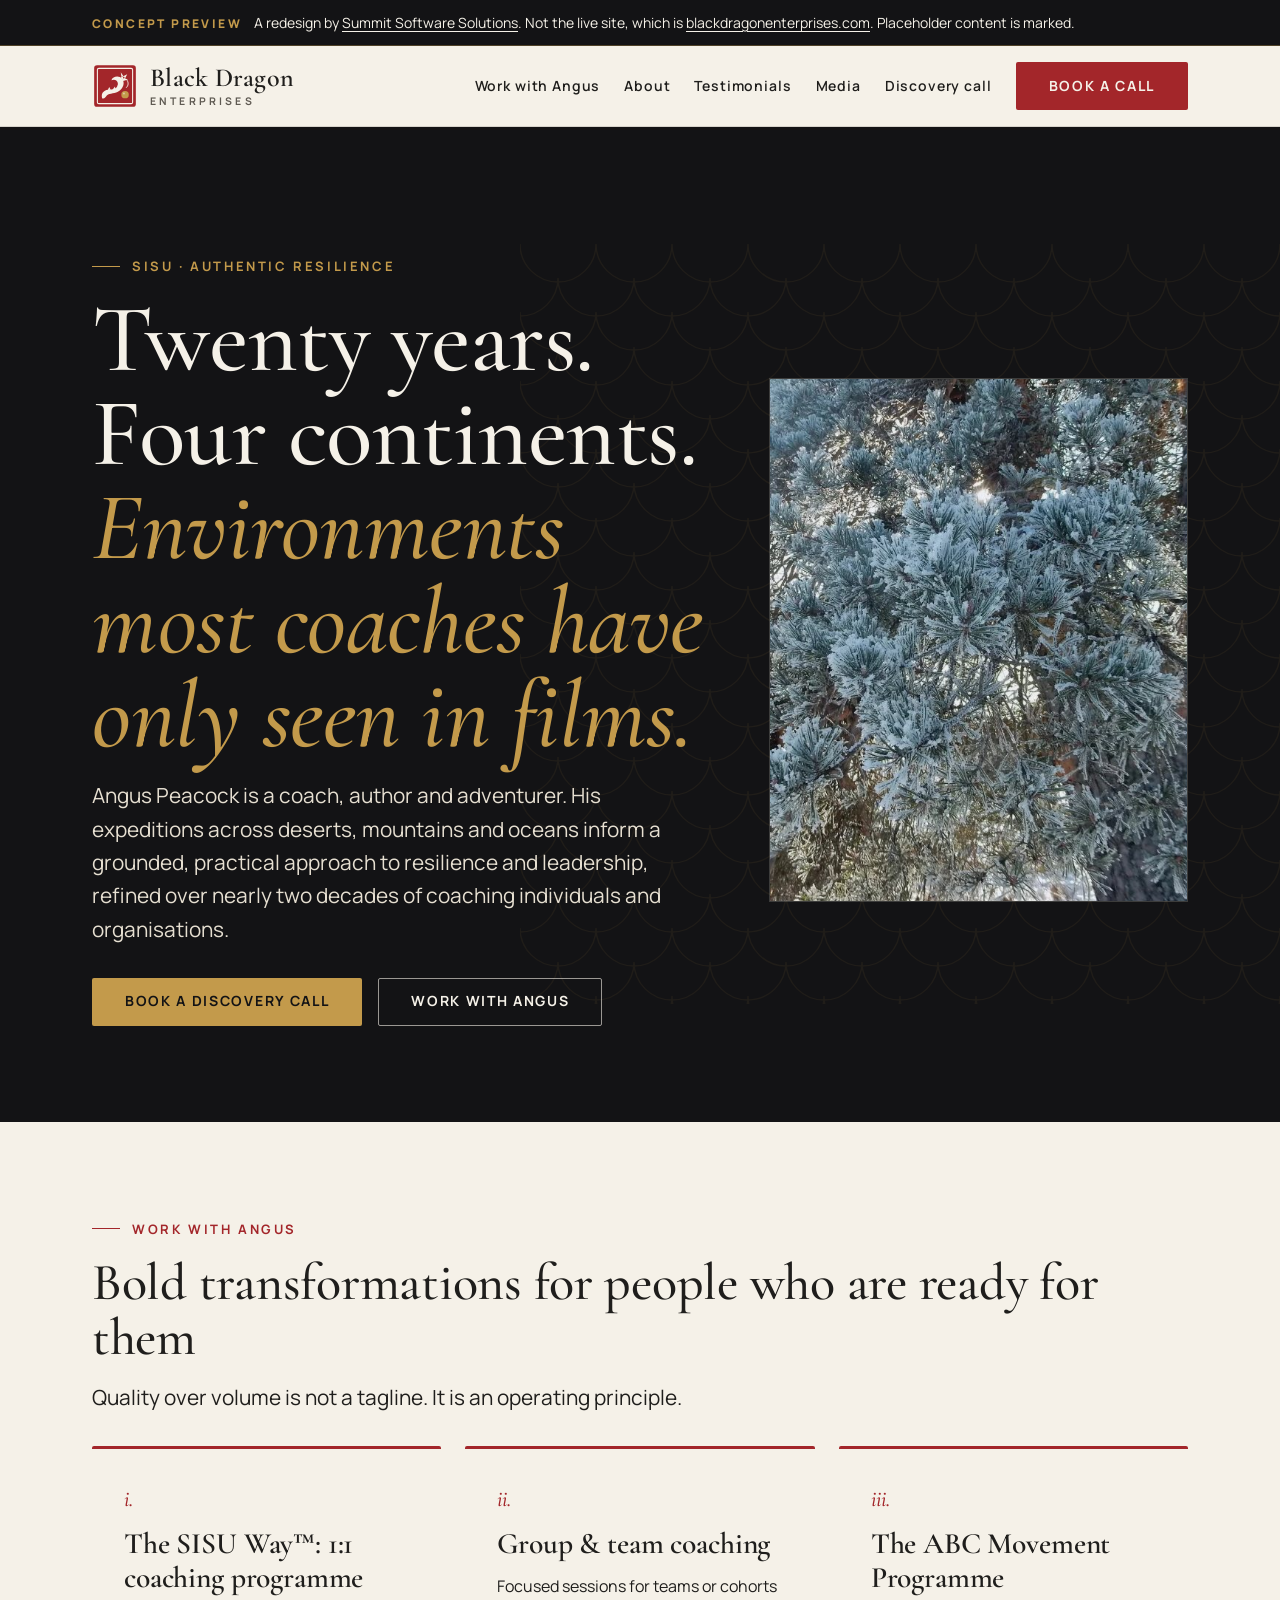
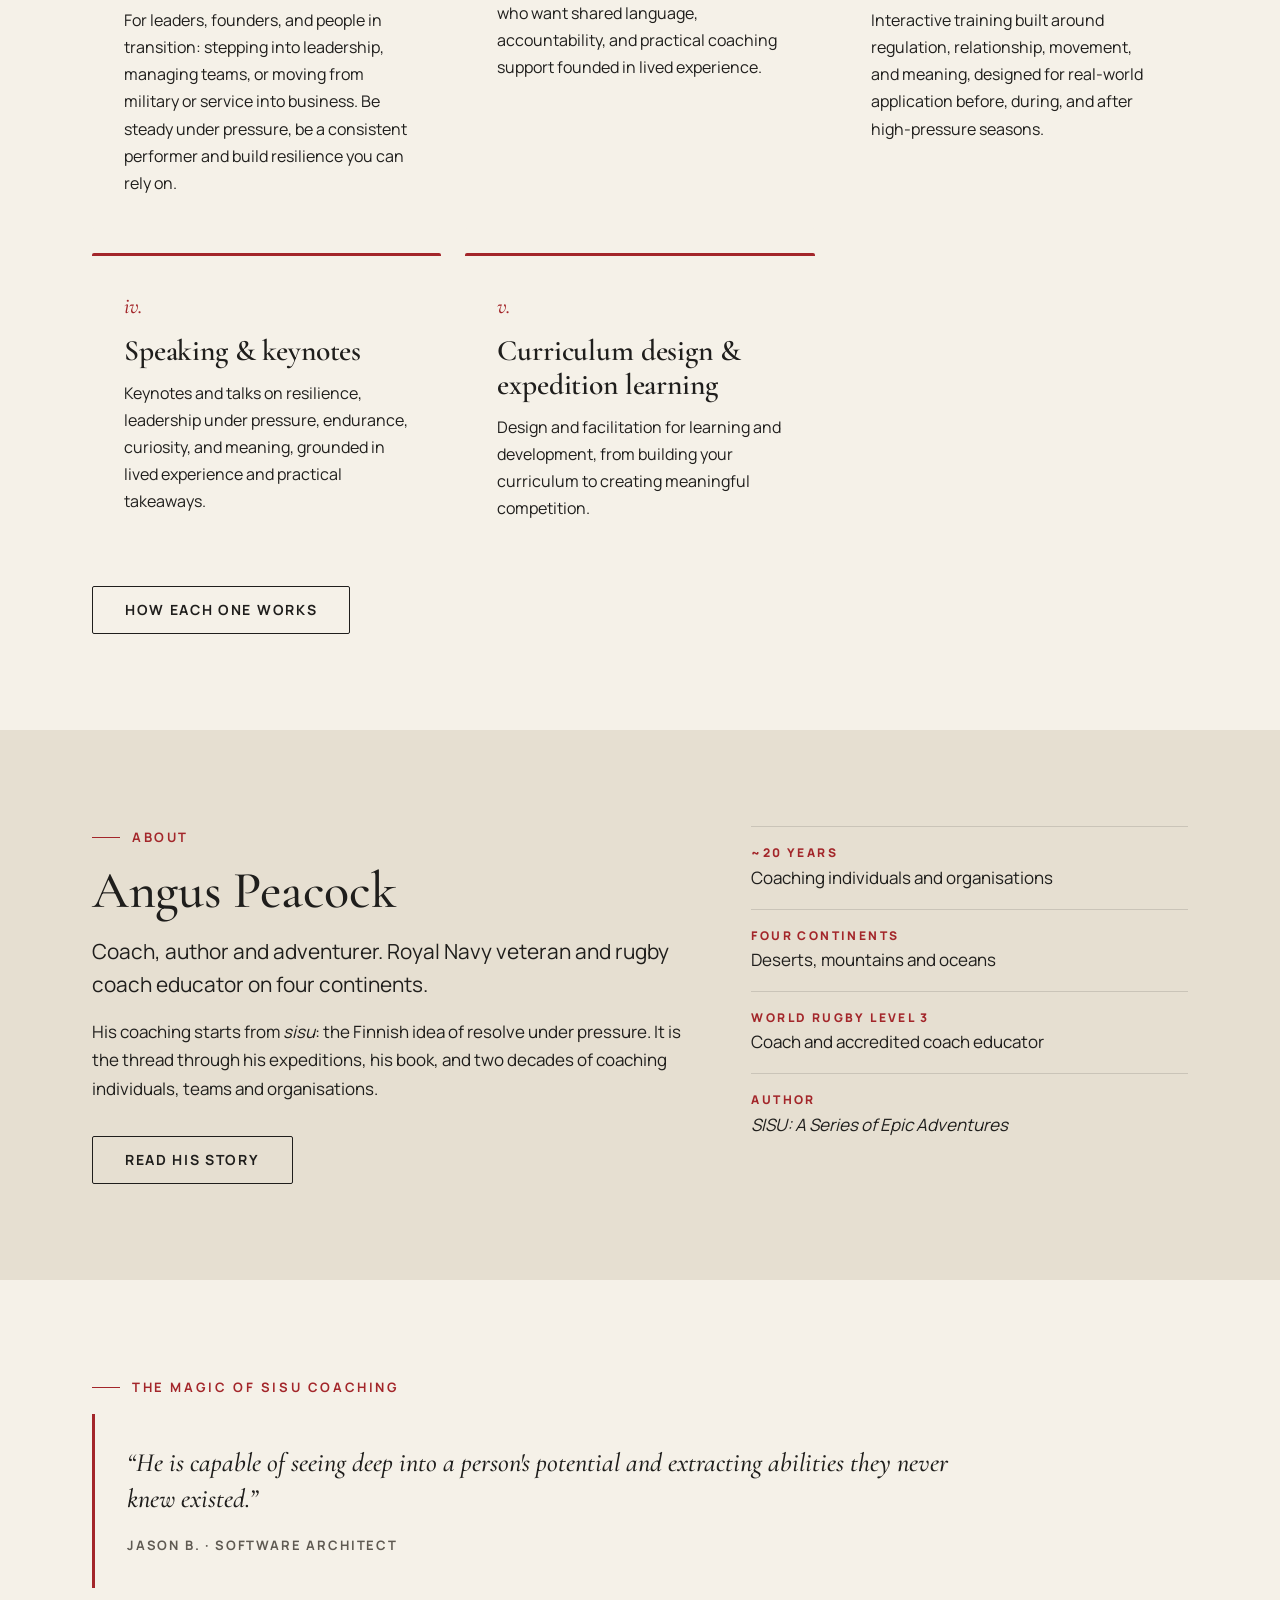
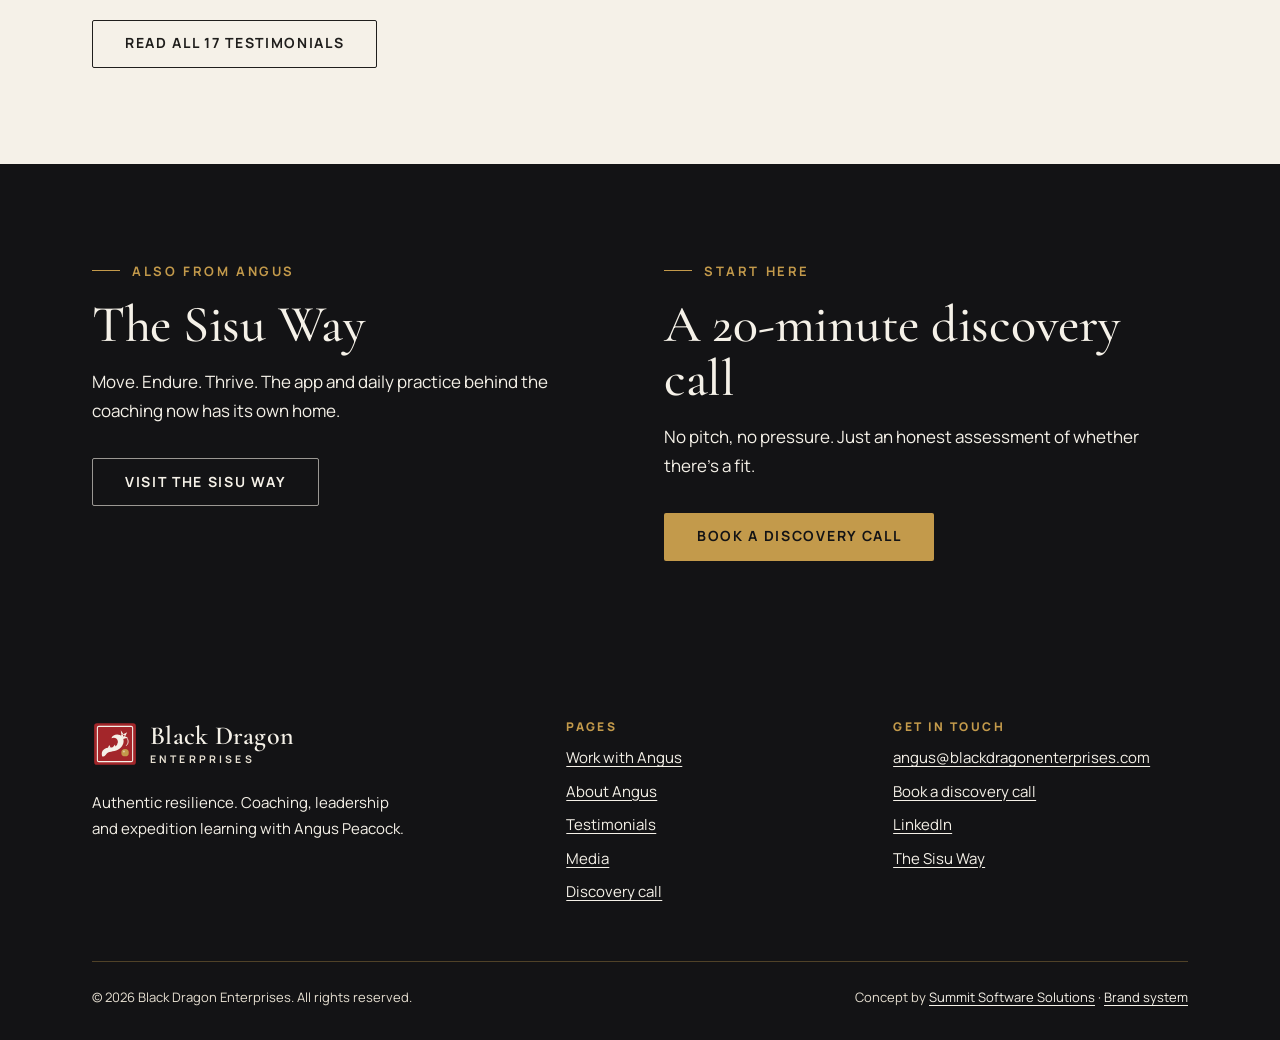
<file: index.html>
<!DOCTYPE html>
<html lang="en">
<head>
<meta charset="utf-8">
<meta name="viewport" content="width=device-width, initial-scale=1">
<title>Black Dragon Enterprises - coaching, leadership and resilience with Angus Peacock</title>
<meta name="description" content="Angus Peacock is a coach, author and adventurer. Twenty years, four continents: a grounded, practical approach to resilience and leadership.">
<link rel="canonical" href="https://ryankolean.github.io/blackdragonenterprises/">
<meta name="robots" content="noindex, nofollow">
<meta property="og:type" content="website">
<meta property="og:site_name" content="Black Dragon Enterprises">
<meta property="og:title" content="Black Dragon Enterprises - coaching, leadership and resilience with Angus Peacock">
<meta property="og:description" content="Angus Peacock is a coach, author and adventurer. Twenty years, four continents: a grounded, practical approach to resilience and leadership.">
<meta property="og:url" content="https://ryankolean.github.io/blackdragonenterprises/">
<meta name="theme-color" content="#131315">
<meta property="og:image" content="https://ryankolean.github.io/blackdragonenterprises/assets/img/og.png">
<meta property="og:image:width" content="1200">
<meta property="og:image:height" content="630">
<meta name="twitter:card" content="summary_large_image">
<link rel="apple-touch-icon" href="assets/img/apple-touch-icon.png">
<link rel="manifest" href="site.webmanifest">
<link rel="icon" href="favicon.svg" type="image/svg+xml">
<link rel="stylesheet" href="assets/css/style.css">
</head>
<body>
<a class="skip-link" href="#main">Skip to content</a>

<aside class="concept-bar" aria-label="Concept preview notice">
  <div class="container">
    <p><strong>Concept preview</strong>A redesign by <a href="https://summitsoftwaresolutions.dev/">Summit Software Solutions</a>. Not the live site, which is <a href="https://www.blackdragonenterprises.com/">blackdragonenterprises.com</a>. Placeholder content is marked.</p>
  </div>
</aside>

<header class="site-header">
  <div class="container site-header__inner">
    <a class="wordmark" href="index.html" aria-label="Black Dragon Enterprises, home"><svg viewBox="0 0 64 64" aria-hidden="true" focusable="false"><rect x="3" y="3" width="58" height="58" rx="4" fill="#A3262A"/><rect x="7.5" y="7.5" width="49" height="49" rx="2" fill="none" stroke="#F5F1E8" stroke-width="1.5"/><g fill="#F5F1E8"><path d="M14 49 C12 41 18 37 25 37 C32 37 36 34 36 29 C36 24 31 22 27 24 C29 18 38 17 42 22 C46 27 44 36 36 40 C30 43 22 42 20 46 C19 48 17 50 14 49 Z"/><path d="M22 37.4 L24 33.5 L26 37.2 Z M29 36.6 L32 32.8 L32.6 36 Z M35.2 33 L39.2 31 L36.4 30 Z"/><path d="M40 20 L49 15.5 L46 21.5 L50 23 L43.5 25 Z"/><path d="M41 19.5 L40 13 L43.5 18.2 Z"/></g><circle cx="44.2" cy="20.4" r="1.1" fill="#A3262A"/><path d="M48.5 23.5 C51 27 51 31 48 34" fill="none" stroke="#F5F1E8" stroke-width="1.3" stroke-linecap="round"/><circle cx="46" cy="44" r="5.2" fill="#C39A4B"/><circle cx="44.4" cy="42.4" r="1.4" fill="#F5F1E8" opacity=".55"/></svg><span class="wordmark__text"><span class="wordmark__name">Black Dragon</span><span class="wordmark__sub">Enterprises</span></span></a>
    <nav class="site-nav" aria-label="Main">
      <ul>
        <li><a href="services.html">Work with Angus</a></li>
        <li><a href="about.html">About</a></li>
        <li><a href="testimonials.html">Testimonials</a></li>
        <li><a href="media.html">Media</a></li>
        <li><a href="contact.html">Discovery call</a></li>
        <li><a class="btn btn--primary" href="contact.html#book">Book a call</a></li>
      </ul>
    </nav>
  </div>
</header>

<main id="main">
<section class="hero dark">
  <div class="container hero__grid">
    <div>
      <span class="label">Sisu &middot; Authentic resilience</span>
      <h1 class="display">Twenty years. Four continents. <em>Environments most coaches have only seen in films.</em></h1>
      <p class="lede">Angus Peacock is a coach, author and adventurer. His expeditions across deserts, mountains and oceans inform a grounded, practical approach to resilience and leadership, refined over nearly two decades of coaching individuals and organisations.</p>
      <div class="btnrow">
        <a class="btn btn--primary" href="contact.html#book">Book a discovery call</a>
        <a class="btn btn--secondary" href="services.html">Work with Angus</a>
      </div>
    </div>
    <figure class="hero__photo"><img src="assets/img/photos/pine.jpg" alt="Frost-covered pine branches with the winter sun behind them" width="565" height="984" loading="eager"></figure>
  </div>
</section>

<section>
  <div class="container">
    <span class="label">Work with Angus</span>
    <h2>Bold transformations for people who are ready for them</h2>
    <p class="lede">Quality over volume is not a tagline. It is an operating principle.</p>
    <div class="grid grid--3" style="margin-top:var(--s-6)">
      <article class="service"><span class="service__num">i.</span><h3>The SISU Way&trade;: 1:1 coaching programme</h3><p>For leaders, founders, and people in transition: stepping into leadership, managing teams, or moving from military or service into business. Be steady under pressure, be a consistent performer and build resilience you can rely on.</p></article>
      <article class="service"><span class="service__num">ii.</span><h3>Group &amp; team coaching</h3><p>Focused sessions for teams or cohorts who want shared language, accountability, and practical coaching support founded in lived experience.</p></article>
      <article class="service"><span class="service__num">iii.</span><h3>The ABC Movement Programme</h3><p>Interactive training built around regulation, relationship, movement, and meaning, designed for real-world application before, during, and after high-pressure seasons.</p></article>
      <article class="service"><span class="service__num">iv.</span><h3>Speaking &amp; keynotes</h3><p>Keynotes and talks on resilience, leadership under pressure, endurance, curiosity, and meaning, grounded in lived experience and practical takeaways.</p></article>
      <article class="service"><span class="service__num">v.</span><h3>Curriculum design &amp; expedition learning</h3><p>Design and facilitation for learning and development, from building your curriculum to creating meaningful competition.</p></article>
    </div>
    <div class="btnrow"><a class="btn btn--secondary" href="services.html">How each one works</a></div>
  </div>
</section>

<section class="tint">
  <div class="container split split--wide">
    <div>
      <span class="label">About</span>
      <h2>Angus Peacock</h2>
      <p class="lede">Coach, author and adventurer. Royal Navy veteran and rugby coach educator on four continents.</p>
      <p>His coaching starts from <em>sisu</em>: the Finnish idea of resolve under pressure. It is the thread through his expeditions, his book, and two decades of coaching individuals, teams and organisations.</p>
      <div class="btnrow"><a class="btn btn--secondary" href="about.html">Read his story</a></div>
    </div>
    <ul class="facts">
      <li><b>~20 years</b>Coaching individuals and organisations</li>
      <li><b>Four continents</b>Deserts, mountains and oceans</li>
      <li><b>World Rugby Level 3</b>Coach and accredited coach educator</li>
      <li><b>Author</b><em>SISU: A Series of Epic Adventures</em></li>
    </ul>
  </div>
</section>

<section>
  <div class="container">
    <span class="label">The magic of Sisu coaching</span>
    <figure class="quote" style="max-width:900px">
      <p>&ldquo;He is capable of seeing deep into a person's potential and extracting abilities they never knew existed.&rdquo;</p>
      <footer>Jason B. &middot; Software Architect</footer>
    </figure>
    <div class="btnrow"><a class="btn btn--secondary" href="testimonials.html">Read all 17 testimonials</a></div>
  </div>
</section>

<section class="dark">
  <div class="container split">
    <div>
      <span class="label">Also from Angus</span>
      <h2>The Sisu Way</h2>
      <p>Move. Endure. Thrive. The app and daily practice behind the coaching now has its own home.</p>
      <div class="btnrow"><a class="btn btn--secondary" href="https://ryankolean.github.io/thesisuway/">Visit The Sisu Way</a></div>
    </div>
    <div>
      <span class="label">Start here</span>
      <h2>A 20-minute discovery call</h2>
      <p>No pitch, no pressure. Just an honest assessment of whether there's a fit.</p>
      <div class="btnrow"><a class="btn btn--primary" href="contact.html#book">Book a discovery call</a></div>
    </div>
  </div>
</section>
</main>

<footer class="site-footer">
  <div class="container">
    <div class="site-footer__grid">
      <div>
        <a class="wordmark" href="index.html" aria-label="Black Dragon Enterprises, home"><svg viewBox="0 0 64 64" aria-hidden="true" focusable="false"><rect x="3" y="3" width="58" height="58" rx="4" fill="#A3262A"/><rect x="7.5" y="7.5" width="49" height="49" rx="2" fill="none" stroke="#F5F1E8" stroke-width="1.5"/><g fill="#F5F1E8"><path d="M14 49 C12 41 18 37 25 37 C32 37 36 34 36 29 C36 24 31 22 27 24 C29 18 38 17 42 22 C46 27 44 36 36 40 C30 43 22 42 20 46 C19 48 17 50 14 49 Z"/><path d="M22 37.4 L24 33.5 L26 37.2 Z M29 36.6 L32 32.8 L32.6 36 Z M35.2 33 L39.2 31 L36.4 30 Z"/><path d="M40 20 L49 15.5 L46 21.5 L50 23 L43.5 25 Z"/><path d="M41 19.5 L40 13 L43.5 18.2 Z"/></g><circle cx="44.2" cy="20.4" r="1.1" fill="#A3262A"/><path d="M48.5 23.5 C51 27 51 31 48 34" fill="none" stroke="#F5F1E8" stroke-width="1.3" stroke-linecap="round"/><circle cx="46" cy="44" r="5.2" fill="#C39A4B"/><circle cx="44.4" cy="42.4" r="1.4" fill="#F5F1E8" opacity=".55"/></svg><span class="wordmark__text"><span class="wordmark__name">Black Dragon</span><span class="wordmark__sub">Enterprises</span></span></a>
        <p style="margin-top:var(--s-4);max-width:36ch">Authentic resilience. Coaching, leadership and expedition learning with Angus Peacock.</p>
      </div>
      <div>
        <h2>Pages</h2>
        <ul>
          <li><a href="services.html">Work with Angus</a></li>
          <li><a href="about.html">About Angus</a></li>
          <li><a href="testimonials.html">Testimonials</a></li>
          <li><a href="media.html">Media</a></li>
          <li><a href="contact.html">Discovery call</a></li>
        </ul>
      </div>
      <div>
        <h2>Get in touch</h2>
        <ul>
          <li><a href="mailto:angus@blackdragonenterprises.com">angus@blackdragonenterprises.com</a></li>
          <li><a href="contact.html#book">Book a discovery call</a></li>
          <li><a href="https://www.linkedin.com/in/coachangus/">LinkedIn</a></li>
          <li><a href="https://ryankolean.github.io/thesisuway/">The Sisu Way</a></li>
        </ul>
      </div>
    </div>
    <div class="site-footer__base">
      <span>&copy; 2026 Black Dragon Enterprises. All rights reserved.</span>
      <span>Concept by <a href="https://summitsoftwaresolutions.dev/">Summit Software Solutions</a> &middot; <a href="specimen.html">Brand system</a></span>
    </div>
  </div>
</footer>
</body>
</html>
</file>
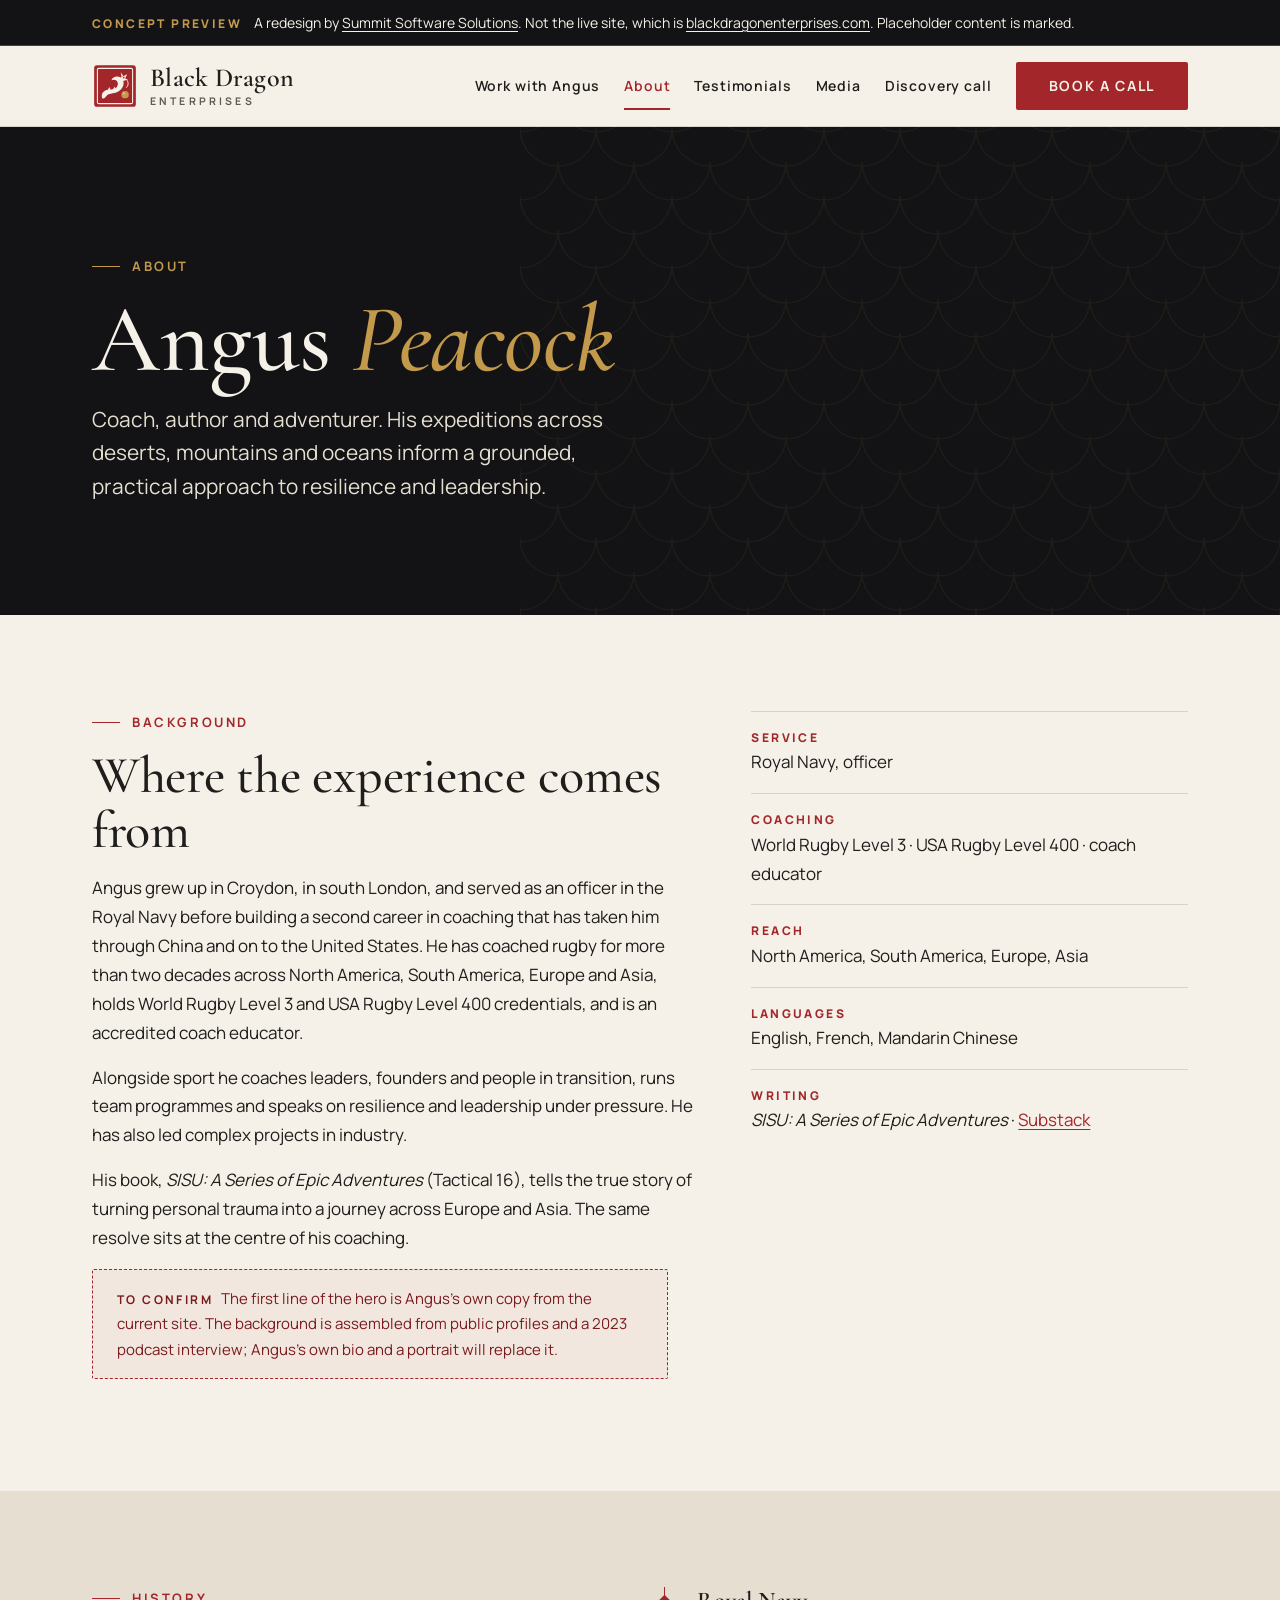
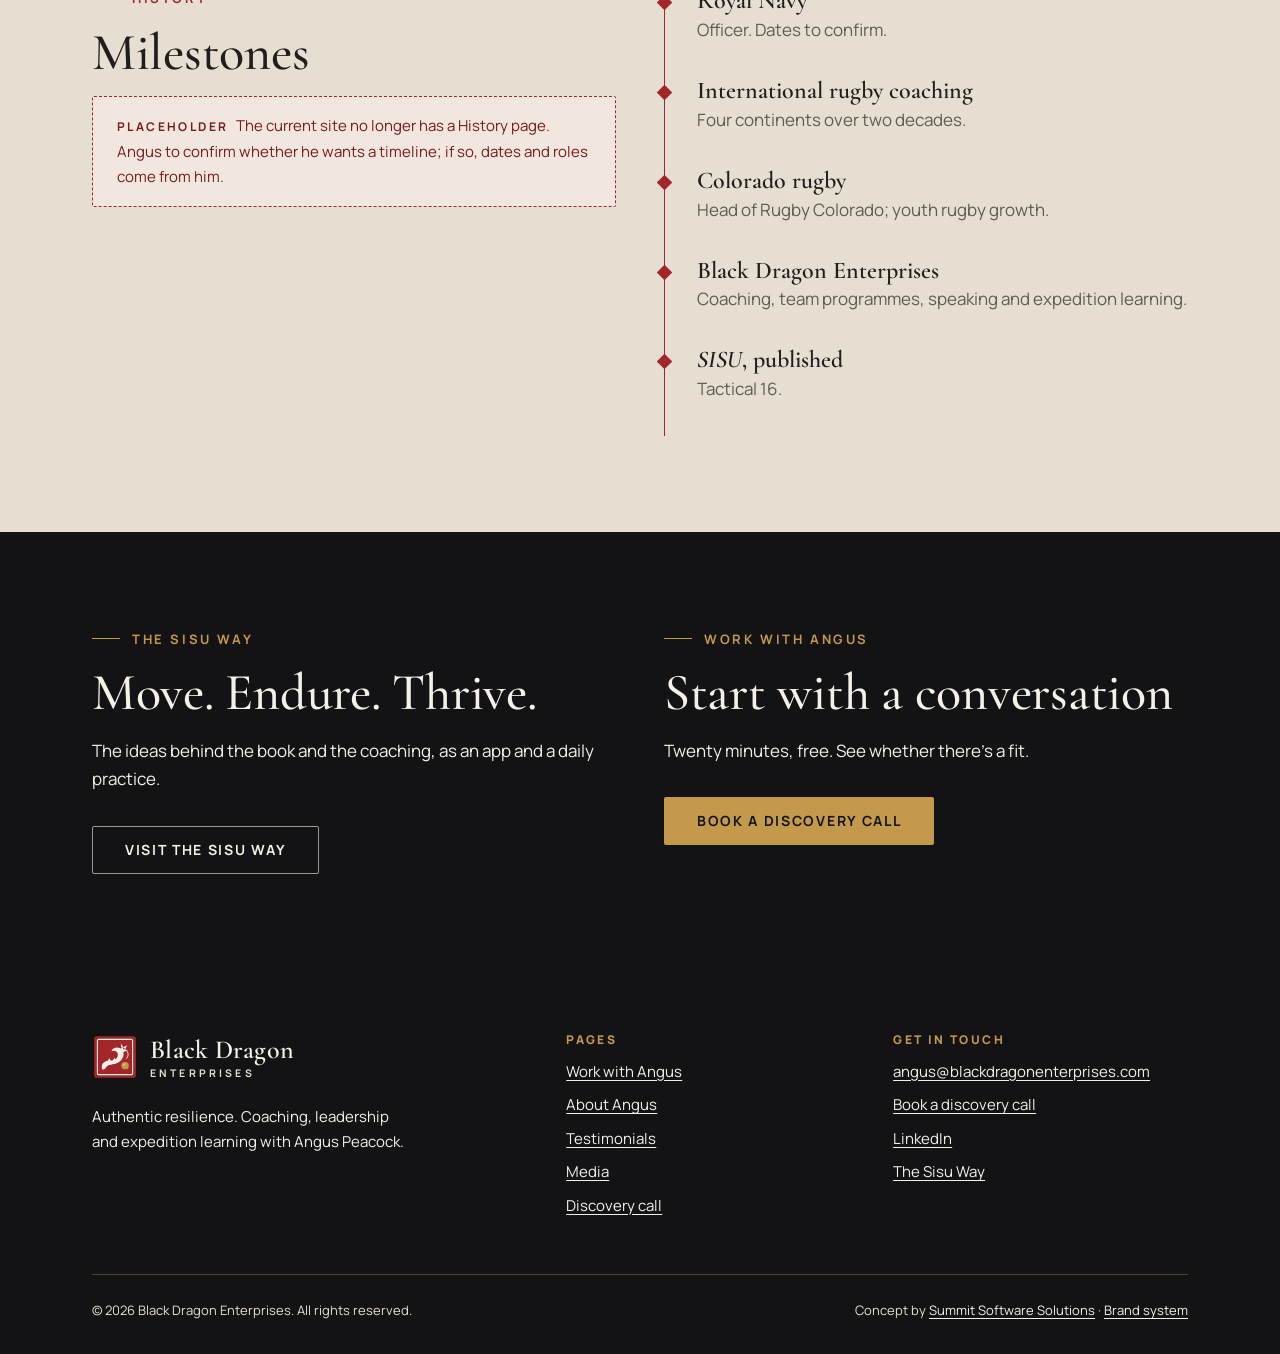
<file: about.html>
<!DOCTYPE html>
<html lang="en">
<head>
<meta charset="utf-8">
<meta name="viewport" content="width=device-width, initial-scale=1">
<title>About Angus Peacock - Black Dragon Enterprises</title>
<meta name="description" content="Angus Peacock: coach, author and adventurer, with nearly two decades of coaching individuals and organisations across four continents.">
<link rel="canonical" href="https://ryankolean.github.io/blackdragonenterprises/about.html">
<meta name="robots" content="noindex, nofollow">
<meta property="og:type" content="website">
<meta property="og:site_name" content="Black Dragon Enterprises">
<meta property="og:title" content="About Angus Peacock - Black Dragon Enterprises">
<meta property="og:description" content="Angus Peacock: coach, author and adventurer, with nearly two decades of coaching individuals and organisations across four continents.">
<meta property="og:url" content="https://ryankolean.github.io/blackdragonenterprises/about.html">
<meta name="theme-color" content="#131315">
<meta property="og:image" content="https://ryankolean.github.io/blackdragonenterprises/assets/img/og.png">
<meta property="og:image:width" content="1200">
<meta property="og:image:height" content="630">
<meta name="twitter:card" content="summary_large_image">
<link rel="apple-touch-icon" href="assets/img/apple-touch-icon.png">
<link rel="manifest" href="site.webmanifest">
<link rel="icon" href="favicon.svg" type="image/svg+xml">
<link rel="stylesheet" href="assets/css/style.css">
</head>
<body>
<a class="skip-link" href="#main">Skip to content</a>

<aside class="concept-bar" aria-label="Concept preview notice">
  <div class="container">
    <p><strong>Concept preview</strong>A redesign by <a href="https://summitsoftwaresolutions.dev/">Summit Software Solutions</a>. Not the live site, which is <a href="https://www.blackdragonenterprises.com/">blackdragonenterprises.com</a>. Placeholder content is marked.</p>
  </div>
</aside>

<header class="site-header">
  <div class="container site-header__inner">
    <a class="wordmark" href="index.html" aria-label="Black Dragon Enterprises, home"><svg viewBox="0 0 64 64" aria-hidden="true" focusable="false"><rect x="3" y="3" width="58" height="58" rx="4" fill="#A3262A"/><rect x="7.5" y="7.5" width="49" height="49" rx="2" fill="none" stroke="#F5F1E8" stroke-width="1.5"/><g fill="#F5F1E8"><path d="M14 49 C12 41 18 37 25 37 C32 37 36 34 36 29 C36 24 31 22 27 24 C29 18 38 17 42 22 C46 27 44 36 36 40 C30 43 22 42 20 46 C19 48 17 50 14 49 Z"/><path d="M22 37.4 L24 33.5 L26 37.2 Z M29 36.6 L32 32.8 L32.6 36 Z M35.2 33 L39.2 31 L36.4 30 Z"/><path d="M40 20 L49 15.5 L46 21.5 L50 23 L43.5 25 Z"/><path d="M41 19.5 L40 13 L43.5 18.2 Z"/></g><circle cx="44.2" cy="20.4" r="1.1" fill="#A3262A"/><path d="M48.5 23.5 C51 27 51 31 48 34" fill="none" stroke="#F5F1E8" stroke-width="1.3" stroke-linecap="round"/><circle cx="46" cy="44" r="5.2" fill="#C39A4B"/><circle cx="44.4" cy="42.4" r="1.4" fill="#F5F1E8" opacity=".55"/></svg><span class="wordmark__text"><span class="wordmark__name">Black Dragon</span><span class="wordmark__sub">Enterprises</span></span></a>
    <nav class="site-nav" aria-label="Main">
      <ul>
        <li><a href="services.html">Work with Angus</a></li>
        <li><a href="about.html" aria-current="page">About</a></li>
        <li><a href="testimonials.html">Testimonials</a></li>
        <li><a href="media.html">Media</a></li>
        <li><a href="contact.html">Discovery call</a></li>
        <li><a class="btn btn--primary" href="contact.html#book">Book a call</a></li>
      </ul>
    </nav>
  </div>
</header>

<main id="main">
<section class="hero dark">
  <div class="container">
    <span class="label">About</span>
    <h1 class="display">Angus <em>Peacock</em></h1>
    <p class="lede">Coach, author and adventurer. His expeditions across deserts, mountains and oceans inform a grounded, practical approach to resilience and leadership.</p>
  </div>
</section>

<section>
  <div class="container split split--wide">
    <div>
      <span class="label">Background</span>
      <h2>Where the experience comes from</h2>
      <p>Angus grew up in Croydon, in south London, and served as an officer in the Royal Navy before building a second career in coaching that has taken him through China and on to the United States. He has coached rugby for more than two decades across North America, South America, Europe and Asia, holds World Rugby Level 3 and USA Rugby Level 400 credentials, and is an accredited coach educator.</p>
      <p>Alongside sport he coaches leaders, founders and people in transition, runs team programmes and speaks on resilience and leadership under pressure. He has also led complex projects in industry.</p>
      <p>His book, <em>SISU: A Series of Epic Adventures</em> (Tactical 16), tells the true story of turning personal trauma into a journey across Europe and Asia. The same resolve sits at the centre of his coaching.</p>
      <p class="placeholder"><b>To confirm</b>The first line of the hero is Angus's own copy from the current site. The background is assembled from public profiles and a 2023 podcast interview; Angus's own bio and a portrait will replace it.</p>
    </div>
    <ul class="facts">
      <li><b>Service</b>Royal Navy, officer</li>
      <li><b>Coaching</b>World Rugby Level 3 &middot; USA Rugby Level 400 &middot; coach educator</li>
      <li><b>Reach</b>North America, South America, Europe, Asia</li>
      <li><b>Languages</b>English, French, Mandarin Chinese</li>
      <li><b>Writing</b><em>SISU: A Series of Epic Adventures</em> &middot; <a href="https://substack.com/@sisublackdragon">Substack</a></li>
    </ul>
  </div>
</section>

<section class="tint" id="history">
  <div class="container split">
    <div>
      <span class="label">History</span>
      <h2>Milestones</h2>
      <p class="placeholder"><b>Placeholder</b>The current site no longer has a History page. Angus to confirm whether he wants a timeline; if so, dates and roles come from him.</p>
    </div>
    <ol class="timeline">
      <li><b>Royal Navy</b><span class="mute">Officer. Dates to confirm.</span></li>
      <li><b>International rugby coaching</b><span class="mute">Four continents over two decades.</span></li>
      <li><b>Colorado rugby</b><span class="mute">Head of Rugby Colorado; youth rugby growth.</span></li>
      <li><b>Black Dragon Enterprises</b><span class="mute">Coaching, team programmes, speaking and expedition learning.</span></li>
      <li><b><em>SISU</em>, published</b><span class="mute">Tactical 16.</span></li>
    </ol>
  </div>
</section>

<section class="dark">
  <div class="container split">
    <div>
      <span class="label">The Sisu Way</span>
      <h2>Move. Endure. Thrive.</h2>
      <p>The ideas behind the book and the coaching, as an app and a daily practice.</p>
      <div class="btnrow"><a class="btn btn--secondary" href="https://ryankolean.github.io/thesisuway/">Visit The Sisu Way</a></div>
    </div>
    <div>
      <span class="label">Work with Angus</span>
      <h2>Start with a conversation</h2>
      <p>Twenty minutes, free. See whether there's a fit.</p>
      <div class="btnrow"><a class="btn btn--primary" href="contact.html#book">Book a discovery call</a></div>
    </div>
  </div>
</section>
</main>

<footer class="site-footer">
  <div class="container">
    <div class="site-footer__grid">
      <div>
        <a class="wordmark" href="index.html" aria-label="Black Dragon Enterprises, home"><svg viewBox="0 0 64 64" aria-hidden="true" focusable="false"><rect x="3" y="3" width="58" height="58" rx="4" fill="#A3262A"/><rect x="7.5" y="7.5" width="49" height="49" rx="2" fill="none" stroke="#F5F1E8" stroke-width="1.5"/><g fill="#F5F1E8"><path d="M14 49 C12 41 18 37 25 37 C32 37 36 34 36 29 C36 24 31 22 27 24 C29 18 38 17 42 22 C46 27 44 36 36 40 C30 43 22 42 20 46 C19 48 17 50 14 49 Z"/><path d="M22 37.4 L24 33.5 L26 37.2 Z M29 36.6 L32 32.8 L32.6 36 Z M35.2 33 L39.2 31 L36.4 30 Z"/><path d="M40 20 L49 15.5 L46 21.5 L50 23 L43.5 25 Z"/><path d="M41 19.5 L40 13 L43.5 18.2 Z"/></g><circle cx="44.2" cy="20.4" r="1.1" fill="#A3262A"/><path d="M48.5 23.5 C51 27 51 31 48 34" fill="none" stroke="#F5F1E8" stroke-width="1.3" stroke-linecap="round"/><circle cx="46" cy="44" r="5.2" fill="#C39A4B"/><circle cx="44.4" cy="42.4" r="1.4" fill="#F5F1E8" opacity=".55"/></svg><span class="wordmark__text"><span class="wordmark__name">Black Dragon</span><span class="wordmark__sub">Enterprises</span></span></a>
        <p style="margin-top:var(--s-4);max-width:36ch">Authentic resilience. Coaching, leadership and expedition learning with Angus Peacock.</p>
      </div>
      <div>
        <h2>Pages</h2>
        <ul>
          <li><a href="services.html">Work with Angus</a></li>
          <li><a href="about.html">About Angus</a></li>
          <li><a href="testimonials.html">Testimonials</a></li>
          <li><a href="media.html">Media</a></li>
          <li><a href="contact.html">Discovery call</a></li>
        </ul>
      </div>
      <div>
        <h2>Get in touch</h2>
        <ul>
          <li><a href="mailto:angus@blackdragonenterprises.com">angus@blackdragonenterprises.com</a></li>
          <li><a href="contact.html#book">Book a discovery call</a></li>
          <li><a href="https://www.linkedin.com/in/coachangus/">LinkedIn</a></li>
          <li><a href="https://ryankolean.github.io/thesisuway/">The Sisu Way</a></li>
        </ul>
      </div>
    </div>
    <div class="site-footer__base">
      <span>&copy; 2026 Black Dragon Enterprises. All rights reserved.</span>
      <span>Concept by <a href="https://summitsoftwaresolutions.dev/">Summit Software Solutions</a> &middot; <a href="specimen.html">Brand system</a></span>
    </div>
  </div>
</footer>
</body>
</html>
</file>
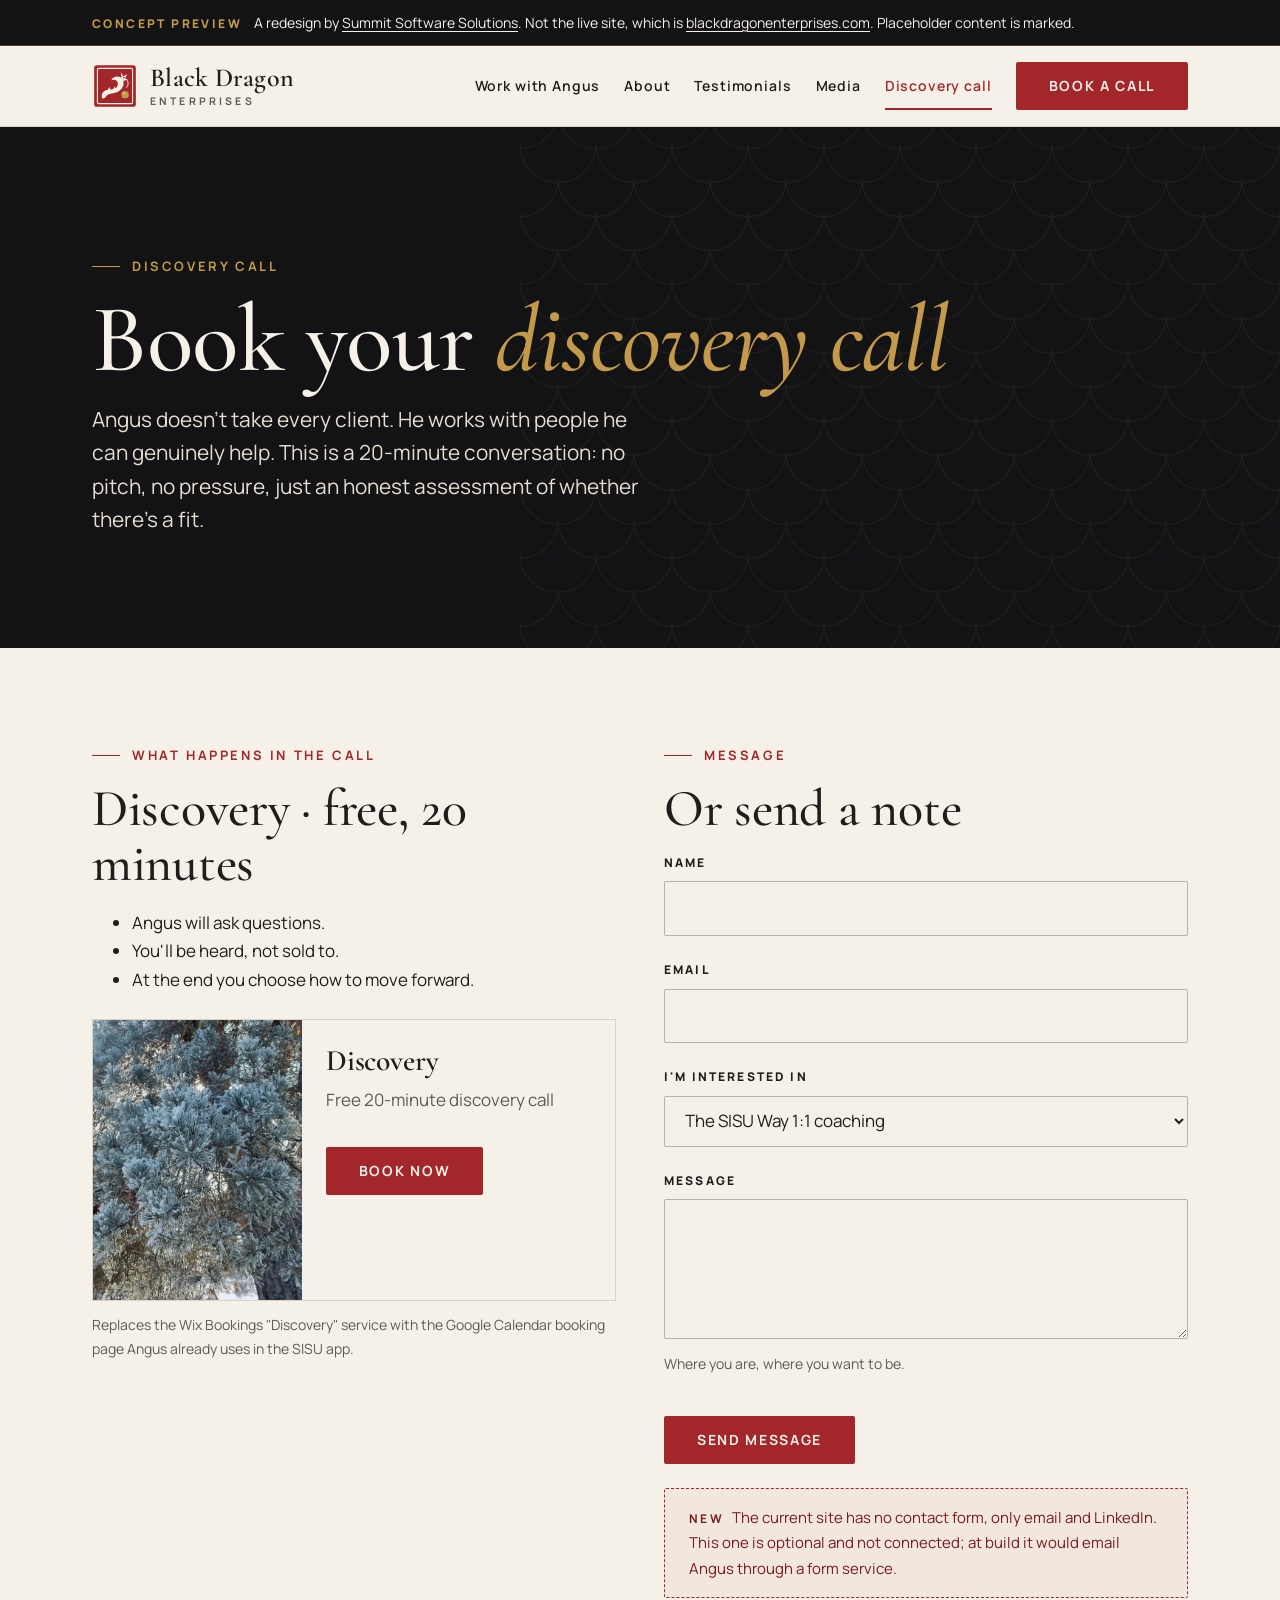
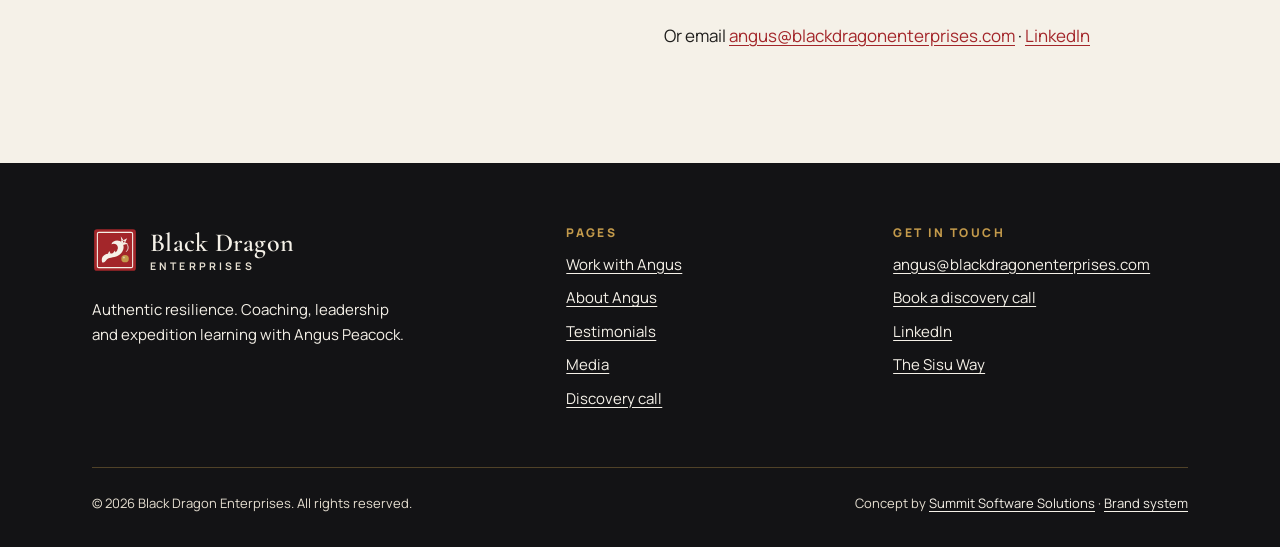
<file: contact.html>
<!DOCTYPE html>
<html lang="en">
<head>
<meta charset="utf-8">
<meta name="viewport" content="width=device-width, initial-scale=1">
<title>Book a discovery call - Black Dragon Enterprises</title>
<meta name="description" content="A free 20-minute discovery call with Angus Peacock. No pitch, no pressure.">
<link rel="canonical" href="https://ryankolean.github.io/blackdragonenterprises/contact.html">
<meta name="robots" content="noindex, nofollow">
<meta property="og:type" content="website">
<meta property="og:site_name" content="Black Dragon Enterprises">
<meta property="og:title" content="Book a discovery call - Black Dragon Enterprises">
<meta property="og:description" content="A free 20-minute discovery call with Angus Peacock. No pitch, no pressure.">
<meta property="og:url" content="https://ryankolean.github.io/blackdragonenterprises/contact.html">
<meta name="theme-color" content="#131315">
<meta property="og:image" content="https://ryankolean.github.io/blackdragonenterprises/assets/img/og.png">
<meta property="og:image:width" content="1200">
<meta property="og:image:height" content="630">
<meta name="twitter:card" content="summary_large_image">
<link rel="apple-touch-icon" href="assets/img/apple-touch-icon.png">
<link rel="manifest" href="site.webmanifest">
<link rel="icon" href="favicon.svg" type="image/svg+xml">
<link rel="stylesheet" href="assets/css/style.css">
</head>
<body>
<a class="skip-link" href="#main">Skip to content</a>

<aside class="concept-bar" aria-label="Concept preview notice">
  <div class="container">
    <p><strong>Concept preview</strong>A redesign by <a href="https://summitsoftwaresolutions.dev/">Summit Software Solutions</a>. Not the live site, which is <a href="https://www.blackdragonenterprises.com/">blackdragonenterprises.com</a>. Placeholder content is marked.</p>
  </div>
</aside>

<header class="site-header">
  <div class="container site-header__inner">
    <a class="wordmark" href="index.html" aria-label="Black Dragon Enterprises, home"><svg viewBox="0 0 64 64" aria-hidden="true" focusable="false"><rect x="3" y="3" width="58" height="58" rx="4" fill="#A3262A"/><rect x="7.5" y="7.5" width="49" height="49" rx="2" fill="none" stroke="#F5F1E8" stroke-width="1.5"/><g fill="#F5F1E8"><path d="M14 49 C12 41 18 37 25 37 C32 37 36 34 36 29 C36 24 31 22 27 24 C29 18 38 17 42 22 C46 27 44 36 36 40 C30 43 22 42 20 46 C19 48 17 50 14 49 Z"/><path d="M22 37.4 L24 33.5 L26 37.2 Z M29 36.6 L32 32.8 L32.6 36 Z M35.2 33 L39.2 31 L36.4 30 Z"/><path d="M40 20 L49 15.5 L46 21.5 L50 23 L43.5 25 Z"/><path d="M41 19.5 L40 13 L43.5 18.2 Z"/></g><circle cx="44.2" cy="20.4" r="1.1" fill="#A3262A"/><path d="M48.5 23.5 C51 27 51 31 48 34" fill="none" stroke="#F5F1E8" stroke-width="1.3" stroke-linecap="round"/><circle cx="46" cy="44" r="5.2" fill="#C39A4B"/><circle cx="44.4" cy="42.4" r="1.4" fill="#F5F1E8" opacity=".55"/></svg><span class="wordmark__text"><span class="wordmark__name">Black Dragon</span><span class="wordmark__sub">Enterprises</span></span></a>
    <nav class="site-nav" aria-label="Main">
      <ul>
        <li><a href="services.html">Work with Angus</a></li>
        <li><a href="about.html">About</a></li>
        <li><a href="testimonials.html">Testimonials</a></li>
        <li><a href="media.html">Media</a></li>
        <li><a href="contact.html" aria-current="page">Discovery call</a></li>
        <li><a class="btn btn--primary" href="contact.html#book">Book a call</a></li>
      </ul>
    </nav>
  </div>
</header>

<main id="main">
<section class="hero dark">
  <div class="container">
    <span class="label">Discovery call</span>
    <h1 class="display">Book your <em>discovery call</em></h1>
    <p class="lede">Angus doesn't take every client. He works with people he can genuinely help. This is a 20-minute conversation: no pitch, no pressure, just an honest assessment of whether there's a fit.</p>
  </div>
</section>

<section id="book">
  <div class="container split">
    <div>
      <span class="label">What happens in the call</span>
      <h2>Discovery &middot; free, 20 minutes</h2>
      <ul>
        <li>Angus will ask questions.</li>
        <li>You'll be heard, not sold to.</li>
        <li>At the end you choose how to move forward.</li>
      </ul>
      <div class="bookcard">
        <img src="assets/img/photos/pine.jpg" alt="" width="565" height="984" loading="lazy">
        <div>
          <h3>Discovery</h3>
          <p class="mute">Free 20-minute discovery call</p>
          <a class="btn btn--primary" href="https://calendar.app.google/LoMbzd8xpjeCvdap7">Book now</a>
        </div>
      </div>
      <p class="mute" style="font-size:14px;margin-top:var(--s-3)">Replaces the Wix Bookings "Discovery" service with the Google Calendar booking page Angus already uses in the SISU app.</p>
    </div>
    <div>
      <span class="label">Message</span>
      <h2>Or send a note</h2>
      <form class="form" action="#" method="post" onsubmit="return false">
        <div class="field"><label for="name">Name</label><input id="name" name="name" autocomplete="name" required></div>
        <div class="field"><label for="email">Email</label><input id="email" name="email" type="email" autocomplete="email" required></div>
        <div class="field"><label for="topic">I'm interested in</label>
          <select id="topic" name="topic"><option>The SISU Way 1:1 coaching</option><option>Group &amp; team coaching</option><option>The ABC Movement Programme</option><option>Speaking &amp; keynotes</option><option>Curriculum design &amp; expedition learning</option><option>Something else</option></select></div>
        <div class="field"><label for="msg">Message</label><textarea id="msg" name="message" required></textarea><p class="hint">Where you are, where you want to be.</p></div>
        <div><button class="btn btn--primary" type="submit">Send message</button></div>
      </form>
      <p class="placeholder" style="margin-top:var(--s-5)"><b>New</b>The current site has no contact form, only email and LinkedIn. This one is optional and not connected; at build it would email Angus through a form service.</p>
      <p style="margin-top:var(--s-5)">Or email <a href="mailto:angus@blackdragonenterprises.com">angus@blackdragonenterprises.com</a> &middot; <a href="https://www.linkedin.com/in/coachangus/">LinkedIn</a></p>
    </div>
  </div>
</section>
</main>

<footer class="site-footer">
  <div class="container">
    <div class="site-footer__grid">
      <div>
        <a class="wordmark" href="index.html" aria-label="Black Dragon Enterprises, home"><svg viewBox="0 0 64 64" aria-hidden="true" focusable="false"><rect x="3" y="3" width="58" height="58" rx="4" fill="#A3262A"/><rect x="7.5" y="7.5" width="49" height="49" rx="2" fill="none" stroke="#F5F1E8" stroke-width="1.5"/><g fill="#F5F1E8"><path d="M14 49 C12 41 18 37 25 37 C32 37 36 34 36 29 C36 24 31 22 27 24 C29 18 38 17 42 22 C46 27 44 36 36 40 C30 43 22 42 20 46 C19 48 17 50 14 49 Z"/><path d="M22 37.4 L24 33.5 L26 37.2 Z M29 36.6 L32 32.8 L32.6 36 Z M35.2 33 L39.2 31 L36.4 30 Z"/><path d="M40 20 L49 15.5 L46 21.5 L50 23 L43.5 25 Z"/><path d="M41 19.5 L40 13 L43.5 18.2 Z"/></g><circle cx="44.2" cy="20.4" r="1.1" fill="#A3262A"/><path d="M48.5 23.5 C51 27 51 31 48 34" fill="none" stroke="#F5F1E8" stroke-width="1.3" stroke-linecap="round"/><circle cx="46" cy="44" r="5.2" fill="#C39A4B"/><circle cx="44.4" cy="42.4" r="1.4" fill="#F5F1E8" opacity=".55"/></svg><span class="wordmark__text"><span class="wordmark__name">Black Dragon</span><span class="wordmark__sub">Enterprises</span></span></a>
        <p style="margin-top:var(--s-4);max-width:36ch">Authentic resilience. Coaching, leadership and expedition learning with Angus Peacock.</p>
      </div>
      <div>
        <h2>Pages</h2>
        <ul>
          <li><a href="services.html">Work with Angus</a></li>
          <li><a href="about.html">About Angus</a></li>
          <li><a href="testimonials.html">Testimonials</a></li>
          <li><a href="media.html">Media</a></li>
          <li><a href="contact.html">Discovery call</a></li>
        </ul>
      </div>
      <div>
        <h2>Get in touch</h2>
        <ul>
          <li><a href="mailto:angus@blackdragonenterprises.com">angus@blackdragonenterprises.com</a></li>
          <li><a href="contact.html#book">Book a discovery call</a></li>
          <li><a href="https://www.linkedin.com/in/coachangus/">LinkedIn</a></li>
          <li><a href="https://ryankolean.github.io/thesisuway/">The Sisu Way</a></li>
        </ul>
      </div>
    </div>
    <div class="site-footer__base">
      <span>&copy; 2026 Black Dragon Enterprises. All rights reserved.</span>
      <span>Concept by <a href="https://summitsoftwaresolutions.dev/">Summit Software Solutions</a> &middot; <a href="specimen.html">Brand system</a></span>
    </div>
  </div>
</footer>
</body>
</html>
</file>
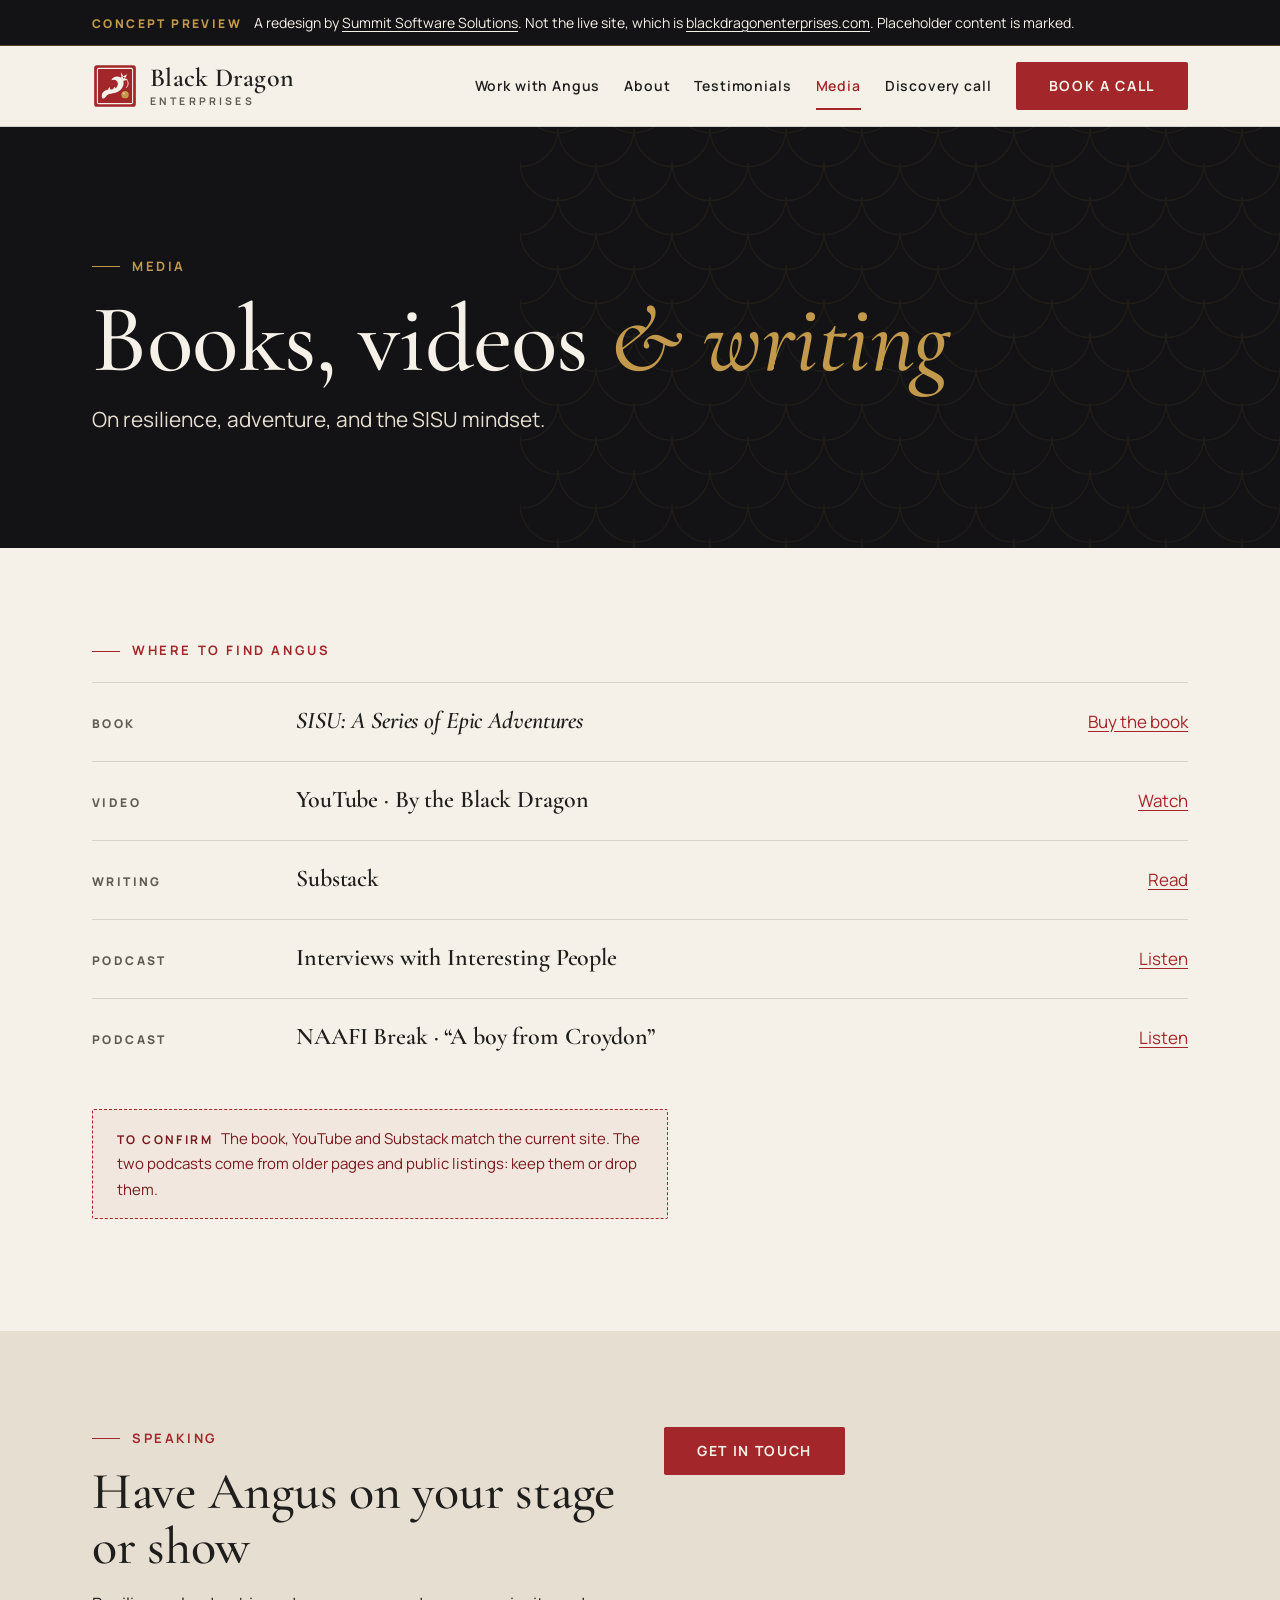
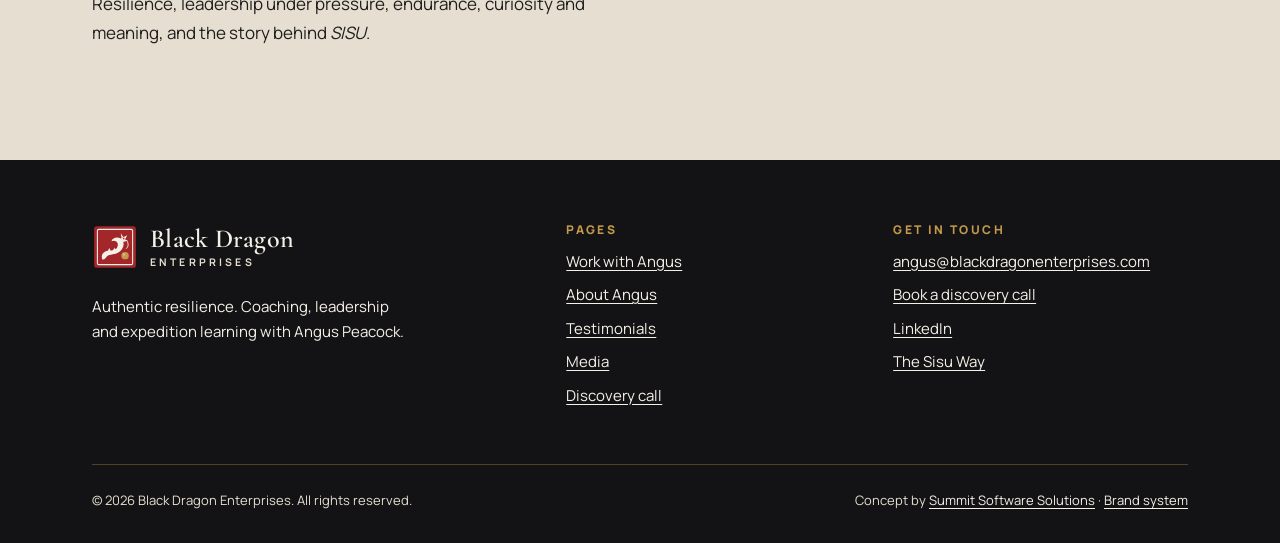
<file: media.html>
<!DOCTYPE html>
<html lang="en">
<head>
<meta charset="utf-8">
<meta name="viewport" content="width=device-width, initial-scale=1">
<title>Media - Black Dragon Enterprises</title>
<meta name="description" content="Books, videos and writing on resilience, adventure and the SISU mindset by Angus Peacock.">
<link rel="canonical" href="https://ryankolean.github.io/blackdragonenterprises/media.html">
<meta name="robots" content="noindex, nofollow">
<meta property="og:type" content="website">
<meta property="og:site_name" content="Black Dragon Enterprises">
<meta property="og:title" content="Media - Black Dragon Enterprises">
<meta property="og:description" content="Books, videos and writing on resilience, adventure and the SISU mindset by Angus Peacock.">
<meta property="og:url" content="https://ryankolean.github.io/blackdragonenterprises/media.html">
<meta name="theme-color" content="#131315">
<meta property="og:image" content="https://ryankolean.github.io/blackdragonenterprises/assets/img/og.png">
<meta property="og:image:width" content="1200">
<meta property="og:image:height" content="630">
<meta name="twitter:card" content="summary_large_image">
<link rel="apple-touch-icon" href="assets/img/apple-touch-icon.png">
<link rel="manifest" href="site.webmanifest">
<link rel="icon" href="favicon.svg" type="image/svg+xml">
<link rel="stylesheet" href="assets/css/style.css">
</head>
<body>
<a class="skip-link" href="#main">Skip to content</a>

<aside class="concept-bar" aria-label="Concept preview notice">
  <div class="container">
    <p><strong>Concept preview</strong>A redesign by <a href="https://summitsoftwaresolutions.dev/">Summit Software Solutions</a>. Not the live site, which is <a href="https://www.blackdragonenterprises.com/">blackdragonenterprises.com</a>. Placeholder content is marked.</p>
  </div>
</aside>

<header class="site-header">
  <div class="container site-header__inner">
    <a class="wordmark" href="index.html" aria-label="Black Dragon Enterprises, home"><svg viewBox="0 0 64 64" aria-hidden="true" focusable="false"><rect x="3" y="3" width="58" height="58" rx="4" fill="#A3262A"/><rect x="7.5" y="7.5" width="49" height="49" rx="2" fill="none" stroke="#F5F1E8" stroke-width="1.5"/><g fill="#F5F1E8"><path d="M14 49 C12 41 18 37 25 37 C32 37 36 34 36 29 C36 24 31 22 27 24 C29 18 38 17 42 22 C46 27 44 36 36 40 C30 43 22 42 20 46 C19 48 17 50 14 49 Z"/><path d="M22 37.4 L24 33.5 L26 37.2 Z M29 36.6 L32 32.8 L32.6 36 Z M35.2 33 L39.2 31 L36.4 30 Z"/><path d="M40 20 L49 15.5 L46 21.5 L50 23 L43.5 25 Z"/><path d="M41 19.5 L40 13 L43.5 18.2 Z"/></g><circle cx="44.2" cy="20.4" r="1.1" fill="#A3262A"/><path d="M48.5 23.5 C51 27 51 31 48 34" fill="none" stroke="#F5F1E8" stroke-width="1.3" stroke-linecap="round"/><circle cx="46" cy="44" r="5.2" fill="#C39A4B"/><circle cx="44.4" cy="42.4" r="1.4" fill="#F5F1E8" opacity=".55"/></svg><span class="wordmark__text"><span class="wordmark__name">Black Dragon</span><span class="wordmark__sub">Enterprises</span></span></a>
    <nav class="site-nav" aria-label="Main">
      <ul>
        <li><a href="services.html">Work with Angus</a></li>
        <li><a href="about.html">About</a></li>
        <li><a href="testimonials.html">Testimonials</a></li>
        <li><a href="media.html" aria-current="page">Media</a></li>
        <li><a href="contact.html">Discovery call</a></li>
        <li><a class="btn btn--primary" href="contact.html#book">Book a call</a></li>
      </ul>
    </nav>
  </div>
</header>

<main id="main">
<section class="hero dark">
  <div class="container">
    <span class="label">Media</span>
    <h1 class="display">Books, videos <em>&amp; writing</em></h1>
    <p class="lede">On resilience, adventure, and the SISU mindset.</p>
  </div>
</section>

<section>
  <div class="container">
    <h2 class="label">Where to find Angus</h2>
    <ul class="media" style="margin-top:var(--s-5)">
      <li><span class="kind">Book</span><h3><em>SISU: A Series of Epic Adventures</em></h3><a href="https://tactical16.com/angus-peacock-author/">Buy the book</a></li>
      <li><span class="kind">Video</span><h3>YouTube &middot; By the Black Dragon</h3><a href="https://www.youtube.com/@bytheblackdragon">Watch</a></li>
      <li><span class="kind">Writing</span><h3>Substack</h3><a href="https://substack.com/@sisublackdragon">Read</a></li>
      <li><span class="kind">Podcast</span><h3>Interviews with Interesting People</h3><a href="https://theblackdragon.podbean.com/">Listen</a></li>
      <li><span class="kind">Podcast</span><h3>NAAFI Break &middot; &ldquo;A boy from Croydon&rdquo;</h3><a href="https://podcasts.apple.com/podcast/naafi-break/id1557206328">Listen</a></li>
    </ul>
    <p class="placeholder" style="margin-top:var(--s-6)"><b>To confirm</b>The book, YouTube and Substack match the current site. The two podcasts come from older pages and public listings: keep them or drop them.</p>
  </div>
</section>

<section class="tint">
  <div class="container split">
    <div>
      <span class="label">Speaking</span>
      <h2>Have Angus on your stage or show</h2>
      <p>Resilience, leadership under pressure, endurance, curiosity and meaning, and the story behind <em>SISU</em>.</p>
    </div>
    <div class="btnrow" style="margin-top:0"><a class="btn btn--primary" href="contact.html">Get in touch</a></div>
  </div>
</section>
</main>

<footer class="site-footer">
  <div class="container">
    <div class="site-footer__grid">
      <div>
        <a class="wordmark" href="index.html" aria-label="Black Dragon Enterprises, home"><svg viewBox="0 0 64 64" aria-hidden="true" focusable="false"><rect x="3" y="3" width="58" height="58" rx="4" fill="#A3262A"/><rect x="7.5" y="7.5" width="49" height="49" rx="2" fill="none" stroke="#F5F1E8" stroke-width="1.5"/><g fill="#F5F1E8"><path d="M14 49 C12 41 18 37 25 37 C32 37 36 34 36 29 C36 24 31 22 27 24 C29 18 38 17 42 22 C46 27 44 36 36 40 C30 43 22 42 20 46 C19 48 17 50 14 49 Z"/><path d="M22 37.4 L24 33.5 L26 37.2 Z M29 36.6 L32 32.8 L32.6 36 Z M35.2 33 L39.2 31 L36.4 30 Z"/><path d="M40 20 L49 15.5 L46 21.5 L50 23 L43.5 25 Z"/><path d="M41 19.5 L40 13 L43.5 18.2 Z"/></g><circle cx="44.2" cy="20.4" r="1.1" fill="#A3262A"/><path d="M48.5 23.5 C51 27 51 31 48 34" fill="none" stroke="#F5F1E8" stroke-width="1.3" stroke-linecap="round"/><circle cx="46" cy="44" r="5.2" fill="#C39A4B"/><circle cx="44.4" cy="42.4" r="1.4" fill="#F5F1E8" opacity=".55"/></svg><span class="wordmark__text"><span class="wordmark__name">Black Dragon</span><span class="wordmark__sub">Enterprises</span></span></a>
        <p style="margin-top:var(--s-4);max-width:36ch">Authentic resilience. Coaching, leadership and expedition learning with Angus Peacock.</p>
      </div>
      <div>
        <h2>Pages</h2>
        <ul>
          <li><a href="services.html">Work with Angus</a></li>
          <li><a href="about.html">About Angus</a></li>
          <li><a href="testimonials.html">Testimonials</a></li>
          <li><a href="media.html">Media</a></li>
          <li><a href="contact.html">Discovery call</a></li>
        </ul>
      </div>
      <div>
        <h2>Get in touch</h2>
        <ul>
          <li><a href="mailto:angus@blackdragonenterprises.com">angus@blackdragonenterprises.com</a></li>
          <li><a href="contact.html#book">Book a discovery call</a></li>
          <li><a href="https://www.linkedin.com/in/coachangus/">LinkedIn</a></li>
          <li><a href="https://ryankolean.github.io/thesisuway/">The Sisu Way</a></li>
        </ul>
      </div>
    </div>
    <div class="site-footer__base">
      <span>&copy; 2026 Black Dragon Enterprises. All rights reserved.</span>
      <span>Concept by <a href="https://summitsoftwaresolutions.dev/">Summit Software Solutions</a> &middot; <a href="specimen.html">Brand system</a></span>
    </div>
  </div>
</footer>
</body>
</html>
</file>
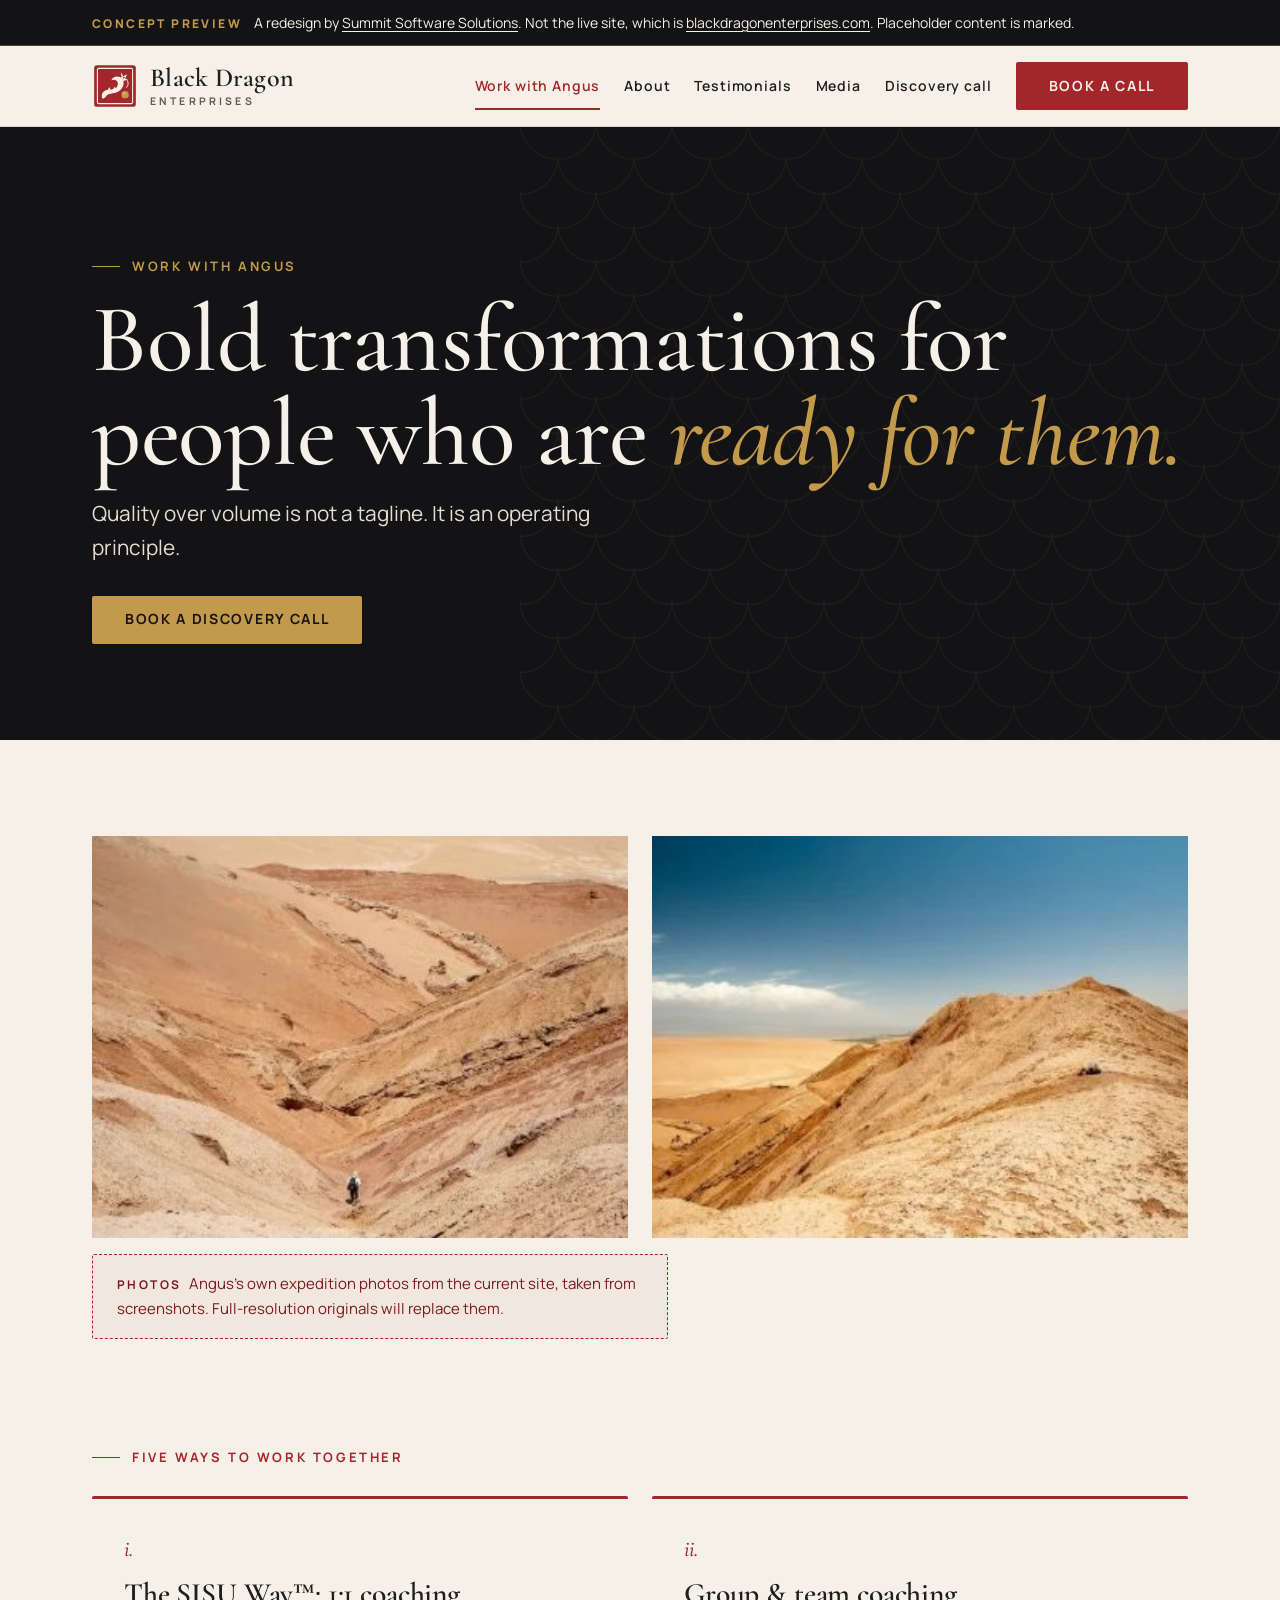
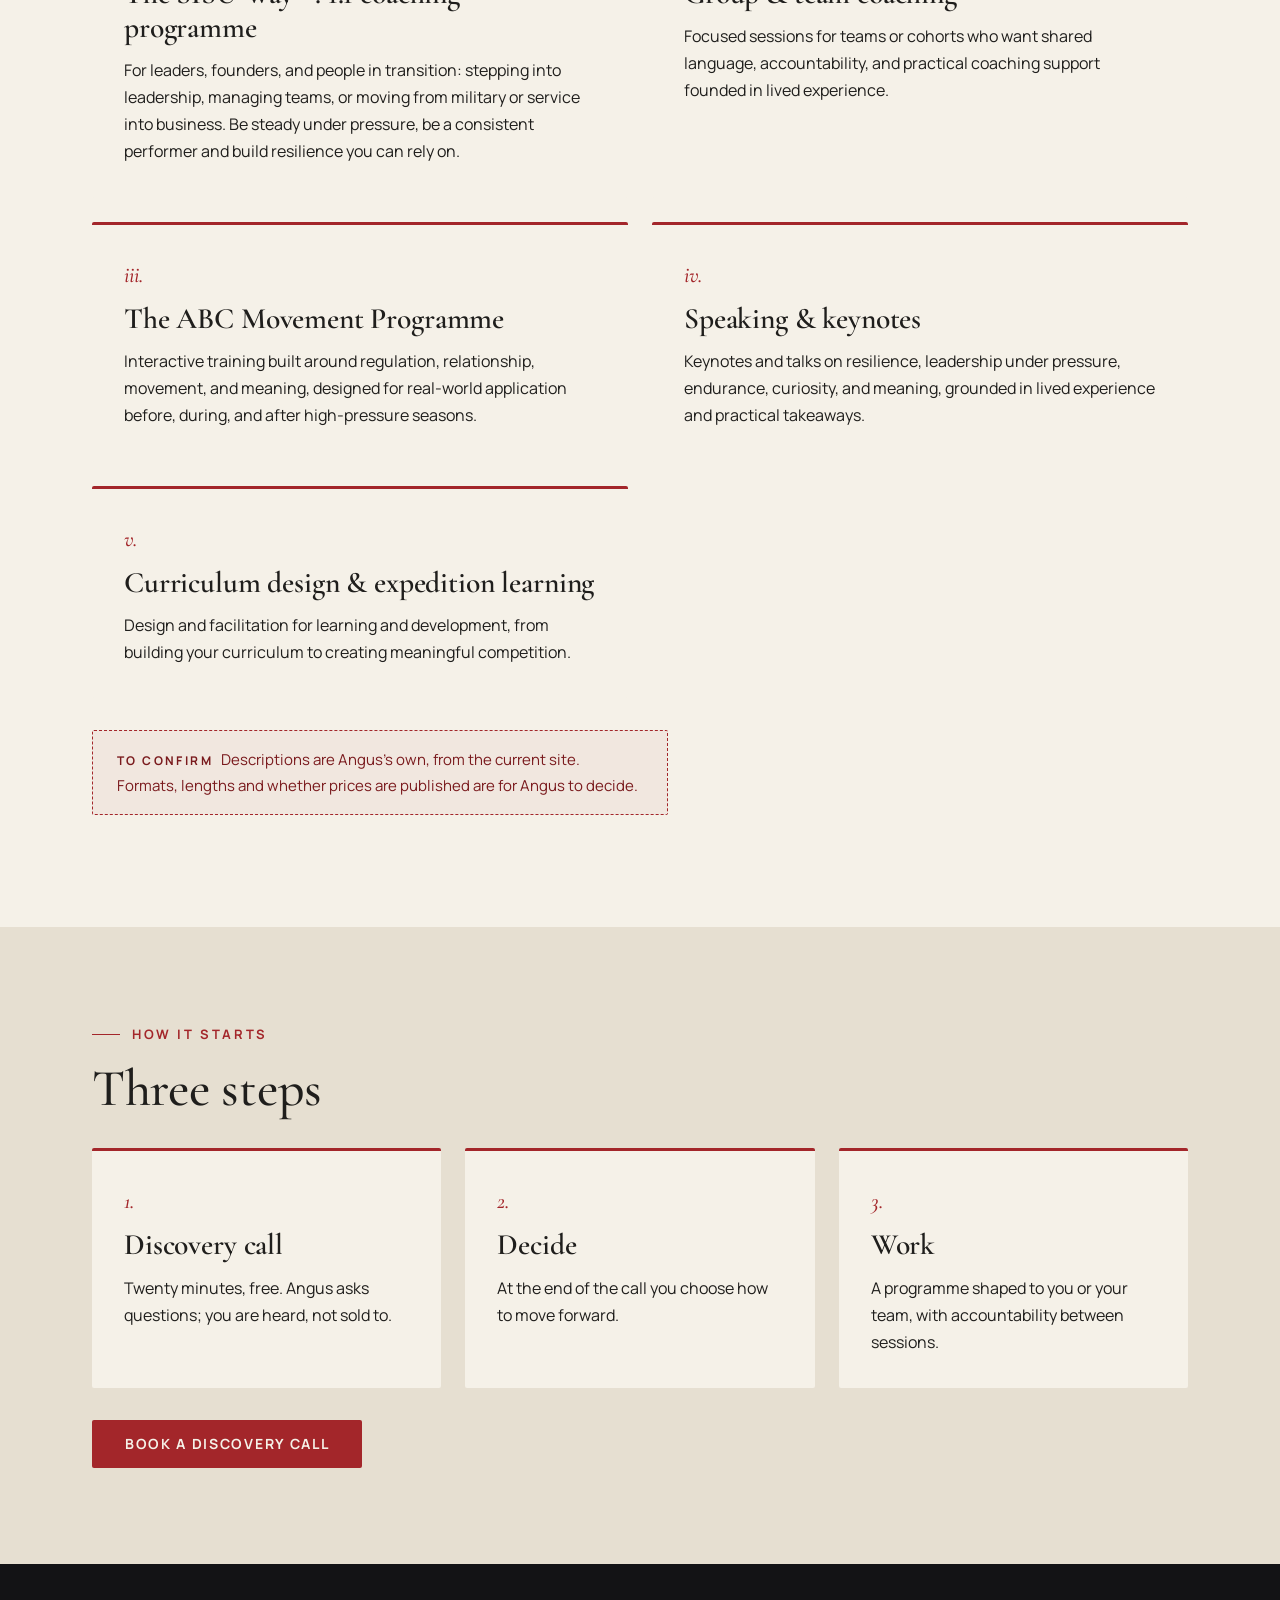
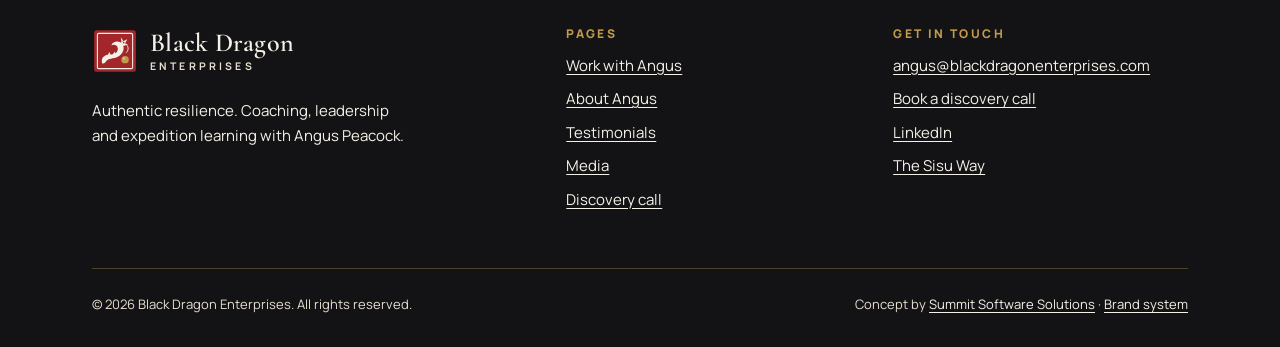
<file: services.html>
<!DOCTYPE html>
<html lang="en">
<head>
<meta charset="utf-8">
<meta name="viewport" content="width=device-width, initial-scale=1">
<title>Work with Angus - Black Dragon Enterprises</title>
<meta name="description" content="The SISU Way 1:1 coaching programme, group and team coaching, the ABC Movement Programme, speaking and keynotes, and curriculum design and expedition learning.">
<link rel="canonical" href="https://ryankolean.github.io/blackdragonenterprises/services.html">
<meta name="robots" content="noindex, nofollow">
<meta property="og:type" content="website">
<meta property="og:site_name" content="Black Dragon Enterprises">
<meta property="og:title" content="Work with Angus - Black Dragon Enterprises">
<meta property="og:description" content="The SISU Way 1:1 coaching programme, group and team coaching, the ABC Movement Programme, speaking and keynotes, and curriculum design and expedition learning.">
<meta property="og:url" content="https://ryankolean.github.io/blackdragonenterprises/services.html">
<meta name="theme-color" content="#131315">
<meta property="og:image" content="https://ryankolean.github.io/blackdragonenterprises/assets/img/og.png">
<meta property="og:image:width" content="1200">
<meta property="og:image:height" content="630">
<meta name="twitter:card" content="summary_large_image">
<link rel="apple-touch-icon" href="assets/img/apple-touch-icon.png">
<link rel="manifest" href="site.webmanifest">
<link rel="icon" href="favicon.svg" type="image/svg+xml">
<link rel="stylesheet" href="assets/css/style.css">
</head>
<body>
<a class="skip-link" href="#main">Skip to content</a>

<aside class="concept-bar" aria-label="Concept preview notice">
  <div class="container">
    <p><strong>Concept preview</strong>A redesign by <a href="https://summitsoftwaresolutions.dev/">Summit Software Solutions</a>. Not the live site, which is <a href="https://www.blackdragonenterprises.com/">blackdragonenterprises.com</a>. Placeholder content is marked.</p>
  </div>
</aside>

<header class="site-header">
  <div class="container site-header__inner">
    <a class="wordmark" href="index.html" aria-label="Black Dragon Enterprises, home"><svg viewBox="0 0 64 64" aria-hidden="true" focusable="false"><rect x="3" y="3" width="58" height="58" rx="4" fill="#A3262A"/><rect x="7.5" y="7.5" width="49" height="49" rx="2" fill="none" stroke="#F5F1E8" stroke-width="1.5"/><g fill="#F5F1E8"><path d="M14 49 C12 41 18 37 25 37 C32 37 36 34 36 29 C36 24 31 22 27 24 C29 18 38 17 42 22 C46 27 44 36 36 40 C30 43 22 42 20 46 C19 48 17 50 14 49 Z"/><path d="M22 37.4 L24 33.5 L26 37.2 Z M29 36.6 L32 32.8 L32.6 36 Z M35.2 33 L39.2 31 L36.4 30 Z"/><path d="M40 20 L49 15.5 L46 21.5 L50 23 L43.5 25 Z"/><path d="M41 19.5 L40 13 L43.5 18.2 Z"/></g><circle cx="44.2" cy="20.4" r="1.1" fill="#A3262A"/><path d="M48.5 23.5 C51 27 51 31 48 34" fill="none" stroke="#F5F1E8" stroke-width="1.3" stroke-linecap="round"/><circle cx="46" cy="44" r="5.2" fill="#C39A4B"/><circle cx="44.4" cy="42.4" r="1.4" fill="#F5F1E8" opacity=".55"/></svg><span class="wordmark__text"><span class="wordmark__name">Black Dragon</span><span class="wordmark__sub">Enterprises</span></span></a>
    <nav class="site-nav" aria-label="Main">
      <ul>
        <li><a href="services.html" aria-current="page">Work with Angus</a></li>
        <li><a href="about.html">About</a></li>
        <li><a href="testimonials.html">Testimonials</a></li>
        <li><a href="media.html">Media</a></li>
        <li><a href="contact.html">Discovery call</a></li>
        <li><a class="btn btn--primary" href="contact.html#book">Book a call</a></li>
      </ul>
    </nav>
  </div>
</header>

<main id="main">
<section class="hero dark">
  <div class="container">
    <span class="label">Work with Angus</span>
    <h1 class="display">Bold transformations for people who are <em>ready for them.</em></h1>
    <p class="lede">Quality over volume is not a tagline. It is an operating principle.</p>
    <div class="btnrow"><a class="btn btn--primary" href="contact.html#book">Book a discovery call</a></div>
  </div>
</section>

<section class="photos-band">
  <div class="container">
    <div class="photos">
      <img src="assets/img/photos/desert1.jpg" alt="A lone walker descending a steep desert ravine" width="346" height="251" loading="lazy">
      <img src="assets/img/photos/desert2.jpg" alt="A desert ridge under a blue sky, with a figure resting near the top" width="346" height="251" loading="lazy">
    </div>
    <p class="placeholder" style="margin-top:var(--s-4)"><b>Photos</b>Angus's own expedition photos from the current site, taken from screenshots. Full-resolution originals will replace them.</p>
  </div>
</section>

<section>
  <div class="container">
    <h2 class="label">Five ways to work together</h2>
    <div class="grid grid--2" style="margin-top:var(--s-6)">
      <article class="service"><span class="service__num">i.</span><h3>The SISU Way&trade;: 1:1 coaching programme</h3><p>For leaders, founders, and people in transition: stepping into leadership, managing teams, or moving from military or service into business. Be steady under pressure, be a consistent performer and build resilience you can rely on.</p></article>
      <article class="service"><span class="service__num">ii.</span><h3>Group &amp; team coaching</h3><p>Focused sessions for teams or cohorts who want shared language, accountability, and practical coaching support founded in lived experience.</p></article>
      <article class="service"><span class="service__num">iii.</span><h3>The ABC Movement Programme</h3><p>Interactive training built around regulation, relationship, movement, and meaning, designed for real-world application before, during, and after high-pressure seasons.</p></article>
      <article class="service"><span class="service__num">iv.</span><h3>Speaking &amp; keynotes</h3><p>Keynotes and talks on resilience, leadership under pressure, endurance, curiosity, and meaning, grounded in lived experience and practical takeaways.</p></article>
      <article class="service"><span class="service__num">v.</span><h3>Curriculum design &amp; expedition learning</h3><p>Design and facilitation for learning and development, from building your curriculum to creating meaningful competition.</p></article>
    </div>
    <p class="placeholder" style="margin-top:var(--s-6)"><b>To confirm</b>Descriptions are Angus's own, from the current site. Formats, lengths and whether prices are published are for Angus to decide.</p>
  </div>
</section>

<section class="tint">
  <div class="container">
    <span class="label">How it starts</span>
    <h2>Three steps</h2>
    <div class="grid grid--3" style="margin-top:var(--s-6)">
      <article class="service"><span class="service__num">1.</span><h3>Discovery call</h3><p>Twenty minutes, free. Angus asks questions; you are heard, not sold to.</p></article>
      <article class="service"><span class="service__num">2.</span><h3>Decide</h3><p>At the end of the call you choose how to move forward.</p></article>
      <article class="service"><span class="service__num">3.</span><h3>Work</h3><p>A programme shaped to you or your team, with accountability between sessions.</p></article>
    </div>
    <div class="btnrow"><a class="btn btn--primary" href="contact.html#book">Book a discovery call</a></div>
  </div>
</section>
</main>

<footer class="site-footer">
  <div class="container">
    <div class="site-footer__grid">
      <div>
        <a class="wordmark" href="index.html" aria-label="Black Dragon Enterprises, home"><svg viewBox="0 0 64 64" aria-hidden="true" focusable="false"><rect x="3" y="3" width="58" height="58" rx="4" fill="#A3262A"/><rect x="7.5" y="7.5" width="49" height="49" rx="2" fill="none" stroke="#F5F1E8" stroke-width="1.5"/><g fill="#F5F1E8"><path d="M14 49 C12 41 18 37 25 37 C32 37 36 34 36 29 C36 24 31 22 27 24 C29 18 38 17 42 22 C46 27 44 36 36 40 C30 43 22 42 20 46 C19 48 17 50 14 49 Z"/><path d="M22 37.4 L24 33.5 L26 37.2 Z M29 36.6 L32 32.8 L32.6 36 Z M35.2 33 L39.2 31 L36.4 30 Z"/><path d="M40 20 L49 15.5 L46 21.5 L50 23 L43.5 25 Z"/><path d="M41 19.5 L40 13 L43.5 18.2 Z"/></g><circle cx="44.2" cy="20.4" r="1.1" fill="#A3262A"/><path d="M48.5 23.5 C51 27 51 31 48 34" fill="none" stroke="#F5F1E8" stroke-width="1.3" stroke-linecap="round"/><circle cx="46" cy="44" r="5.2" fill="#C39A4B"/><circle cx="44.4" cy="42.4" r="1.4" fill="#F5F1E8" opacity=".55"/></svg><span class="wordmark__text"><span class="wordmark__name">Black Dragon</span><span class="wordmark__sub">Enterprises</span></span></a>
        <p style="margin-top:var(--s-4);max-width:36ch">Authentic resilience. Coaching, leadership and expedition learning with Angus Peacock.</p>
      </div>
      <div>
        <h2>Pages</h2>
        <ul>
          <li><a href="services.html">Work with Angus</a></li>
          <li><a href="about.html">About Angus</a></li>
          <li><a href="testimonials.html">Testimonials</a></li>
          <li><a href="media.html">Media</a></li>
          <li><a href="contact.html">Discovery call</a></li>
        </ul>
      </div>
      <div>
        <h2>Get in touch</h2>
        <ul>
          <li><a href="mailto:angus@blackdragonenterprises.com">angus@blackdragonenterprises.com</a></li>
          <li><a href="contact.html#book">Book a discovery call</a></li>
          <li><a href="https://www.linkedin.com/in/coachangus/">LinkedIn</a></li>
          <li><a href="https://ryankolean.github.io/thesisuway/">The Sisu Way</a></li>
        </ul>
      </div>
    </div>
    <div class="site-footer__base">
      <span>&copy; 2026 Black Dragon Enterprises. All rights reserved.</span>
      <span>Concept by <a href="https://summitsoftwaresolutions.dev/">Summit Software Solutions</a> &middot; <a href="specimen.html">Brand system</a></span>
    </div>
  </div>
</footer>
</body>
</html>
</file>
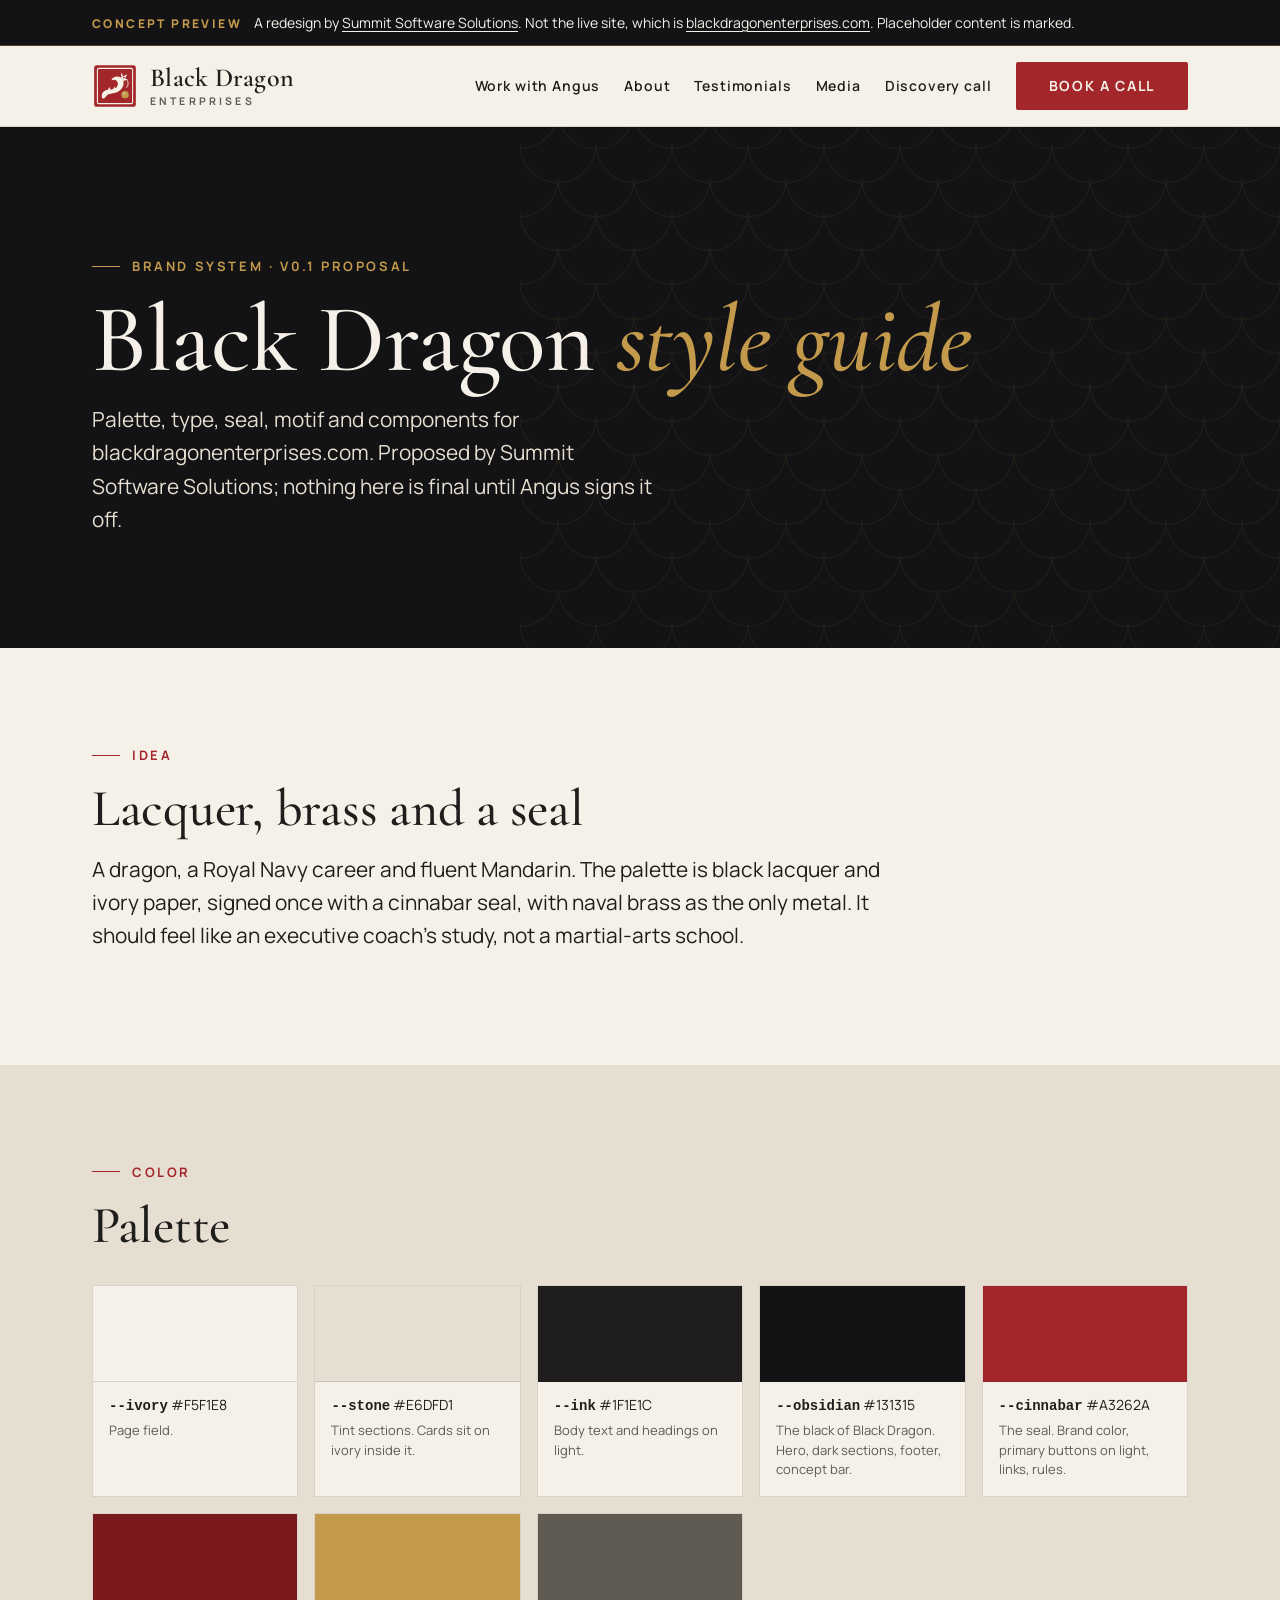
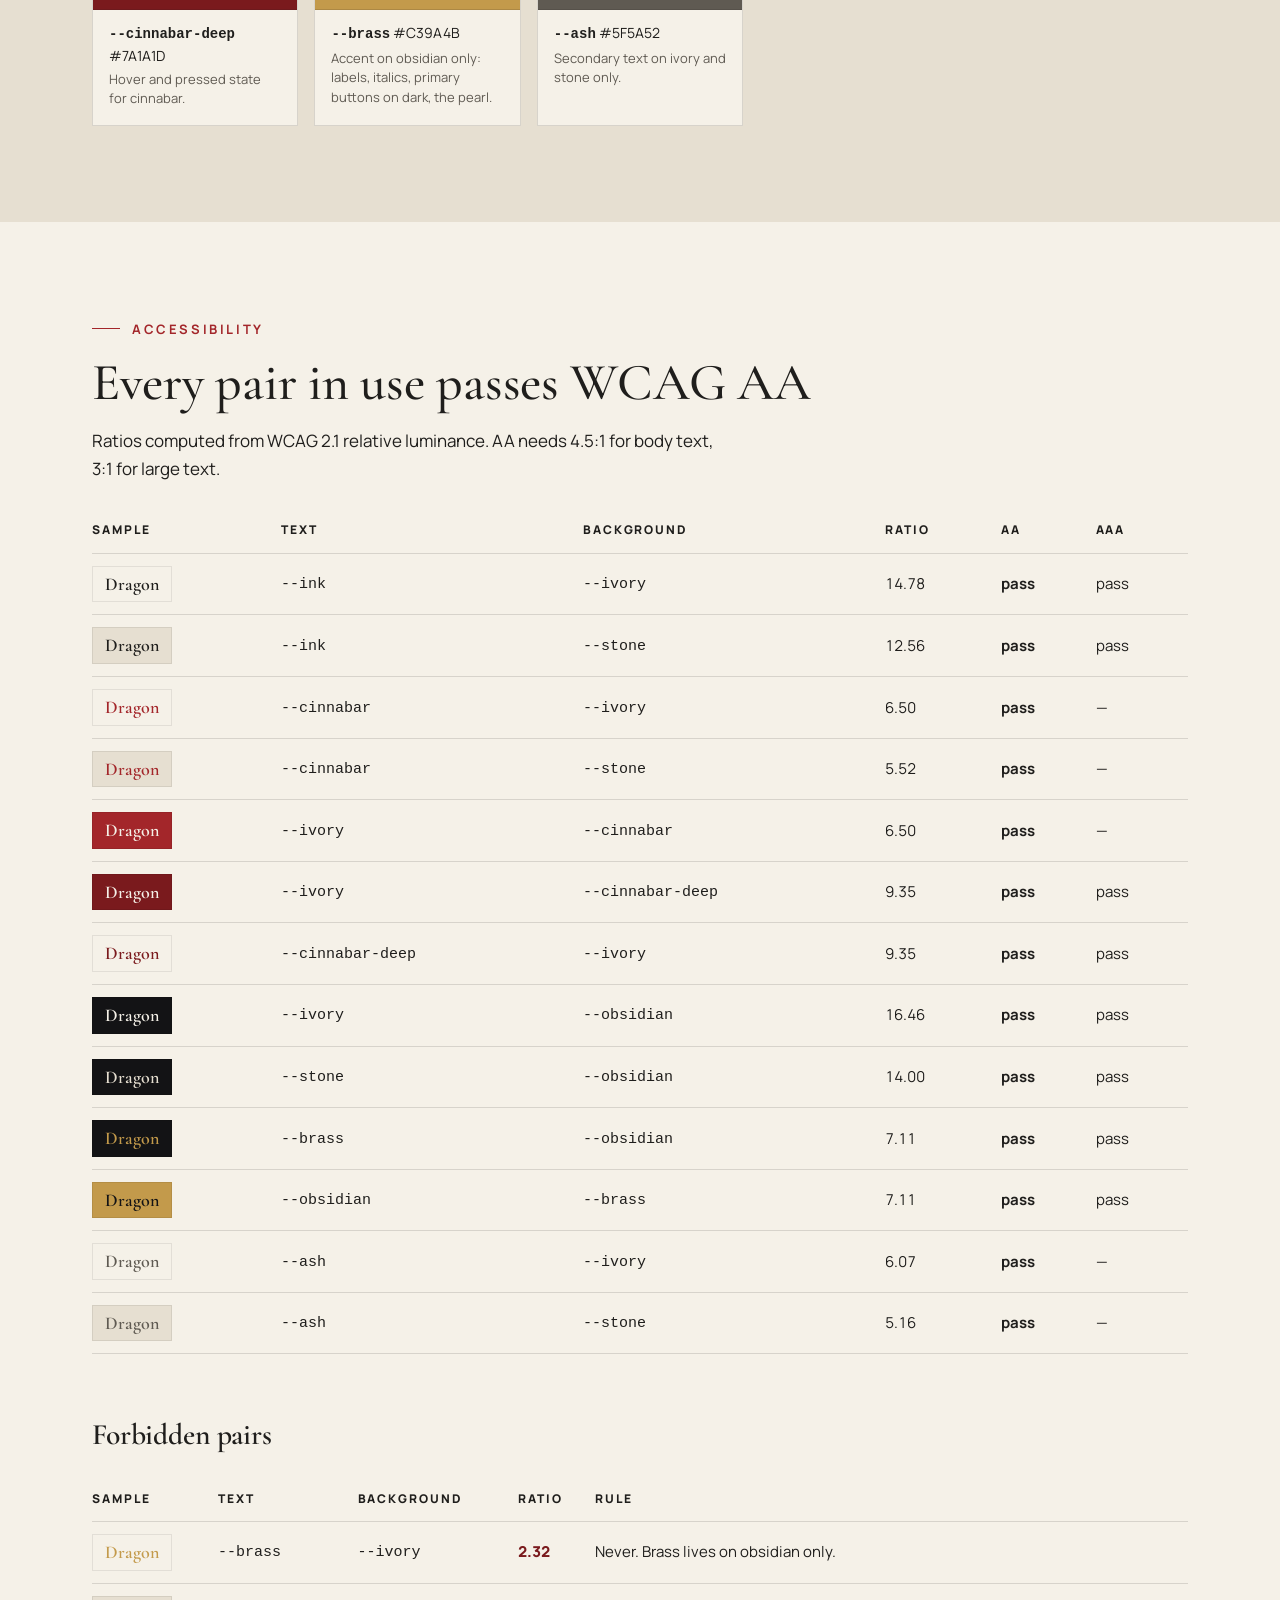
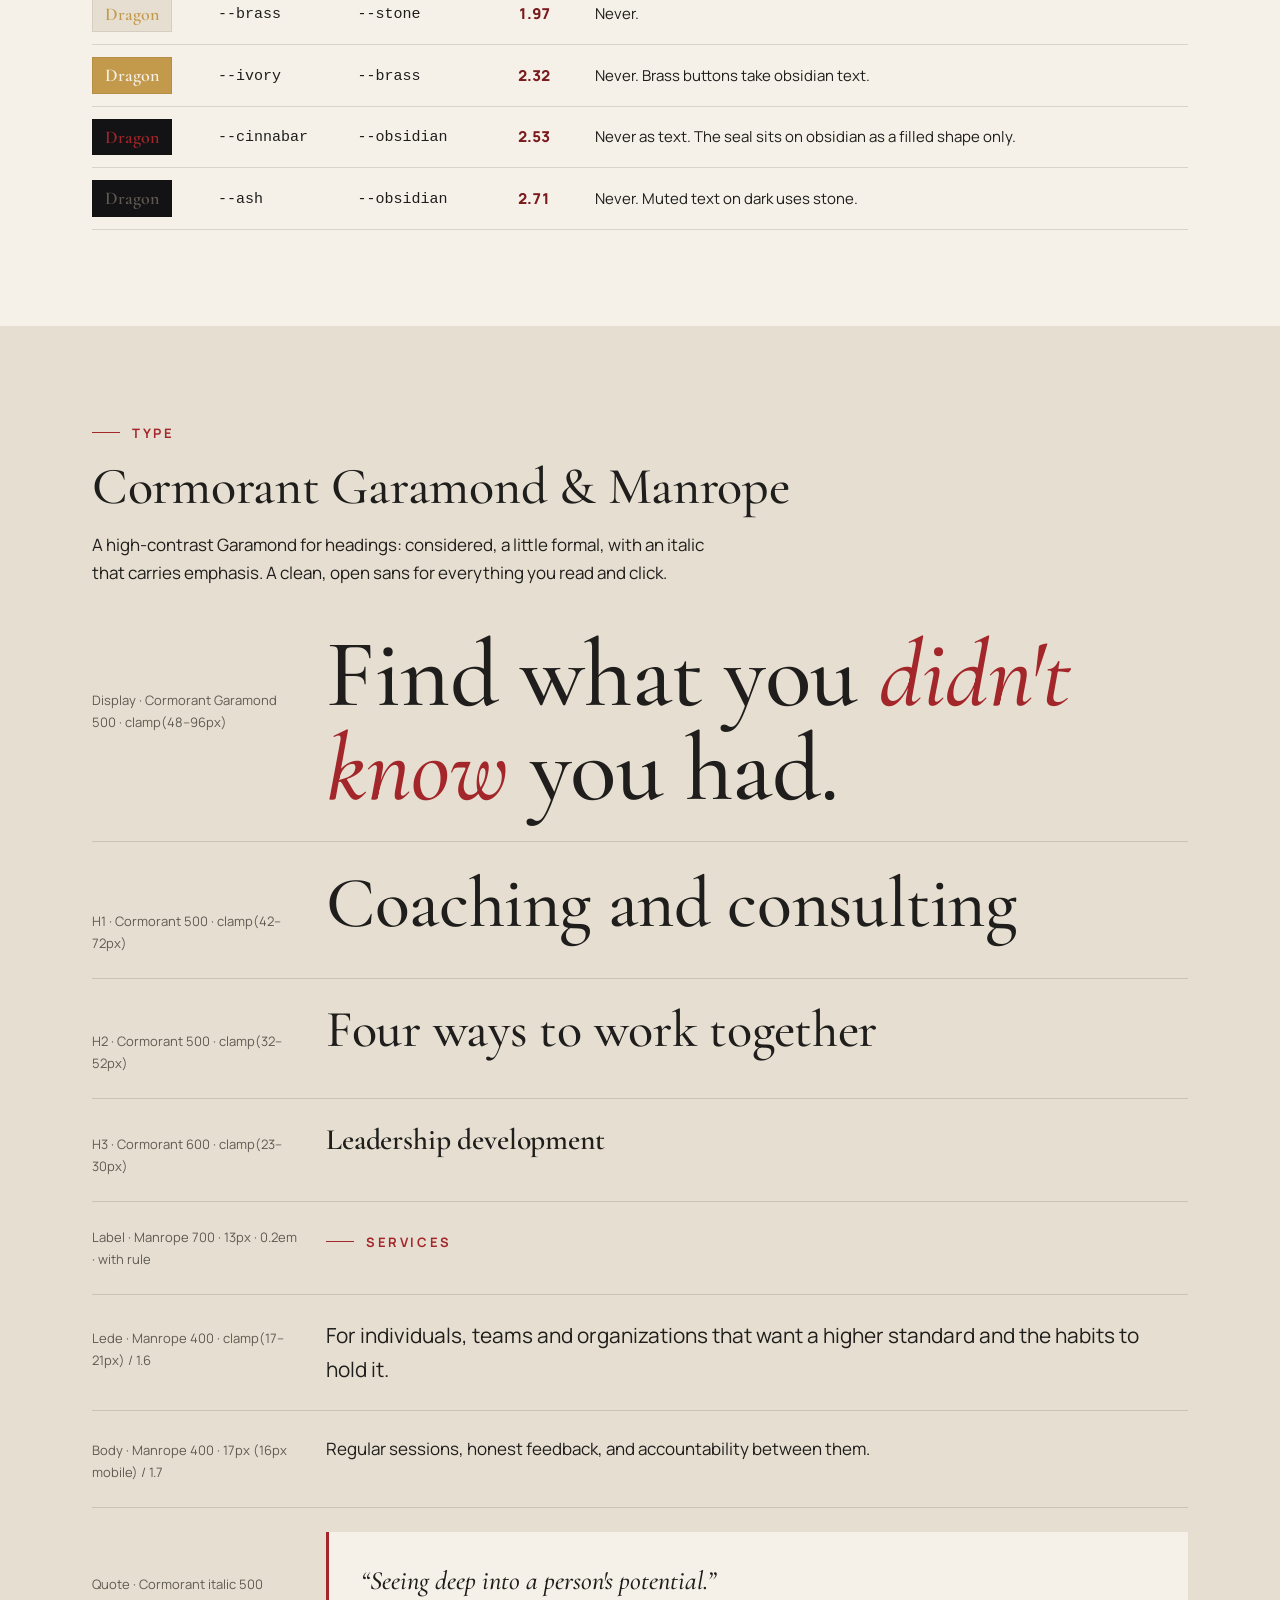
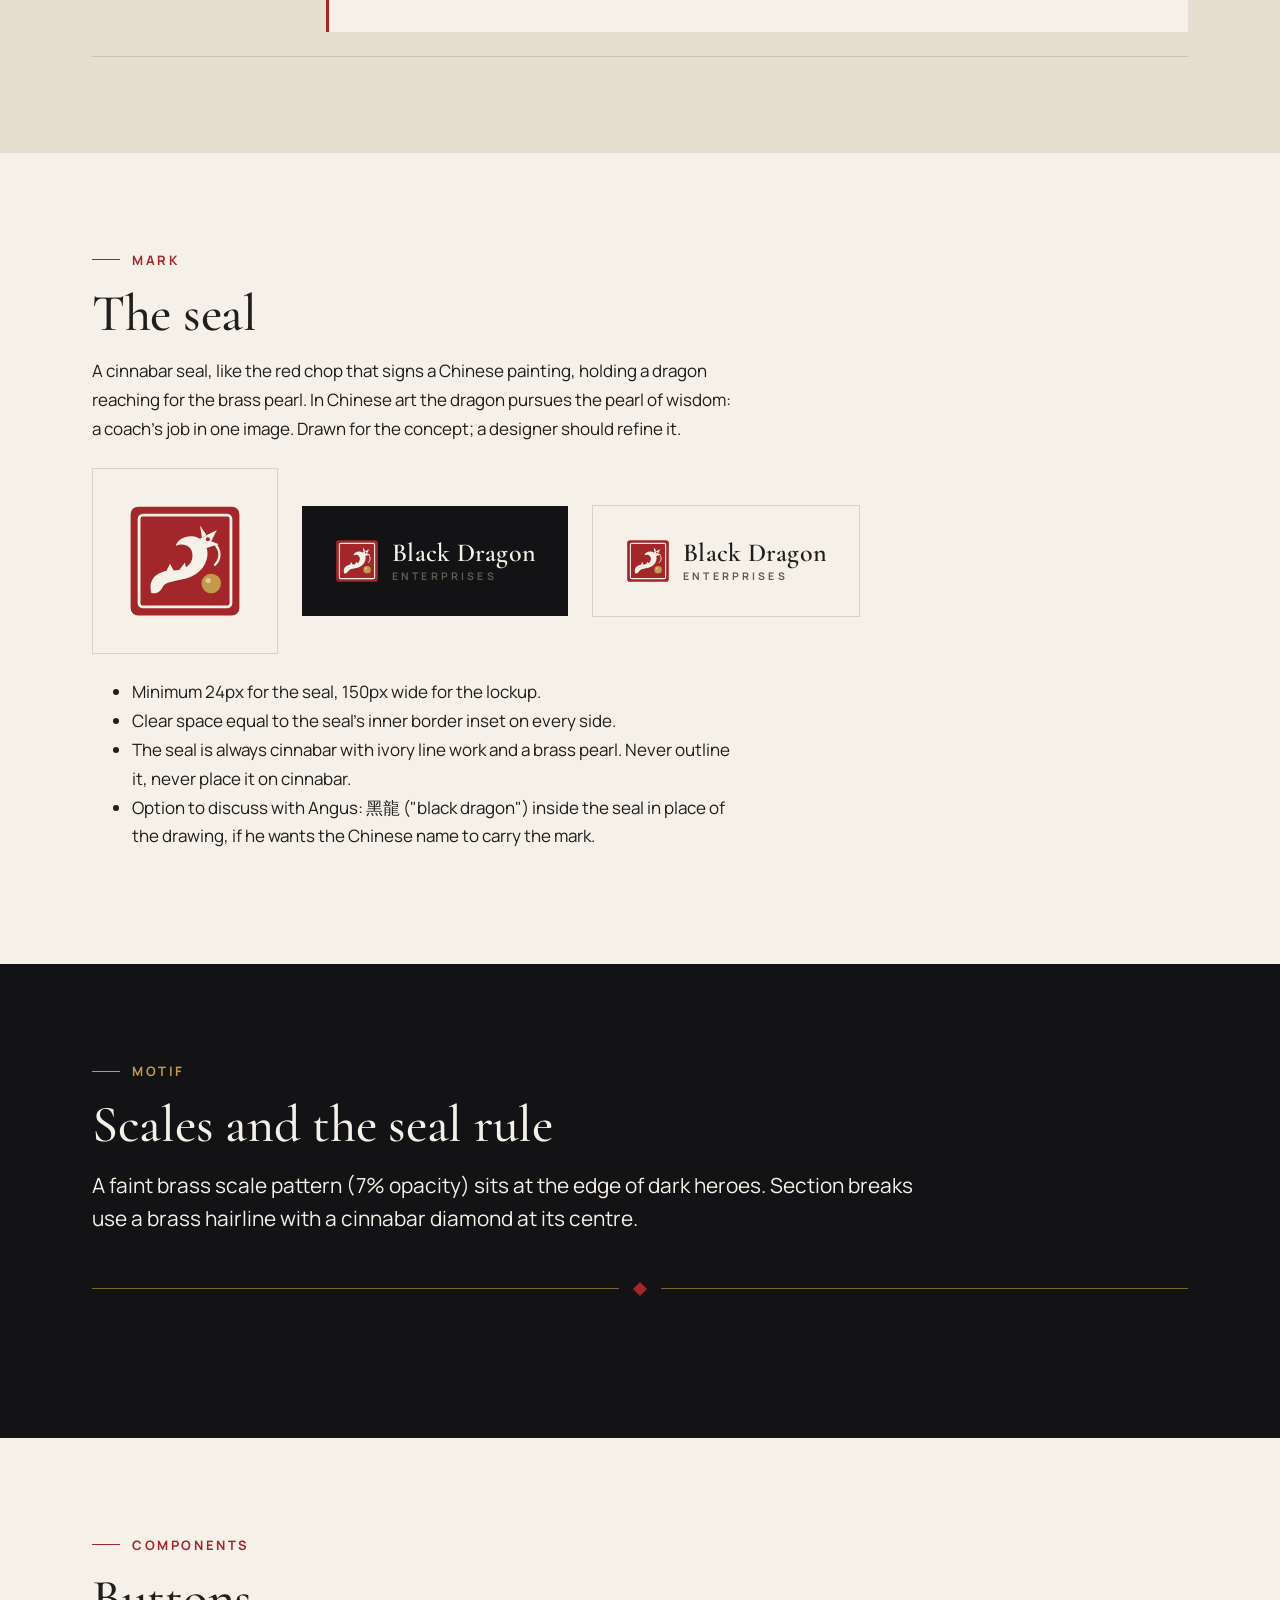
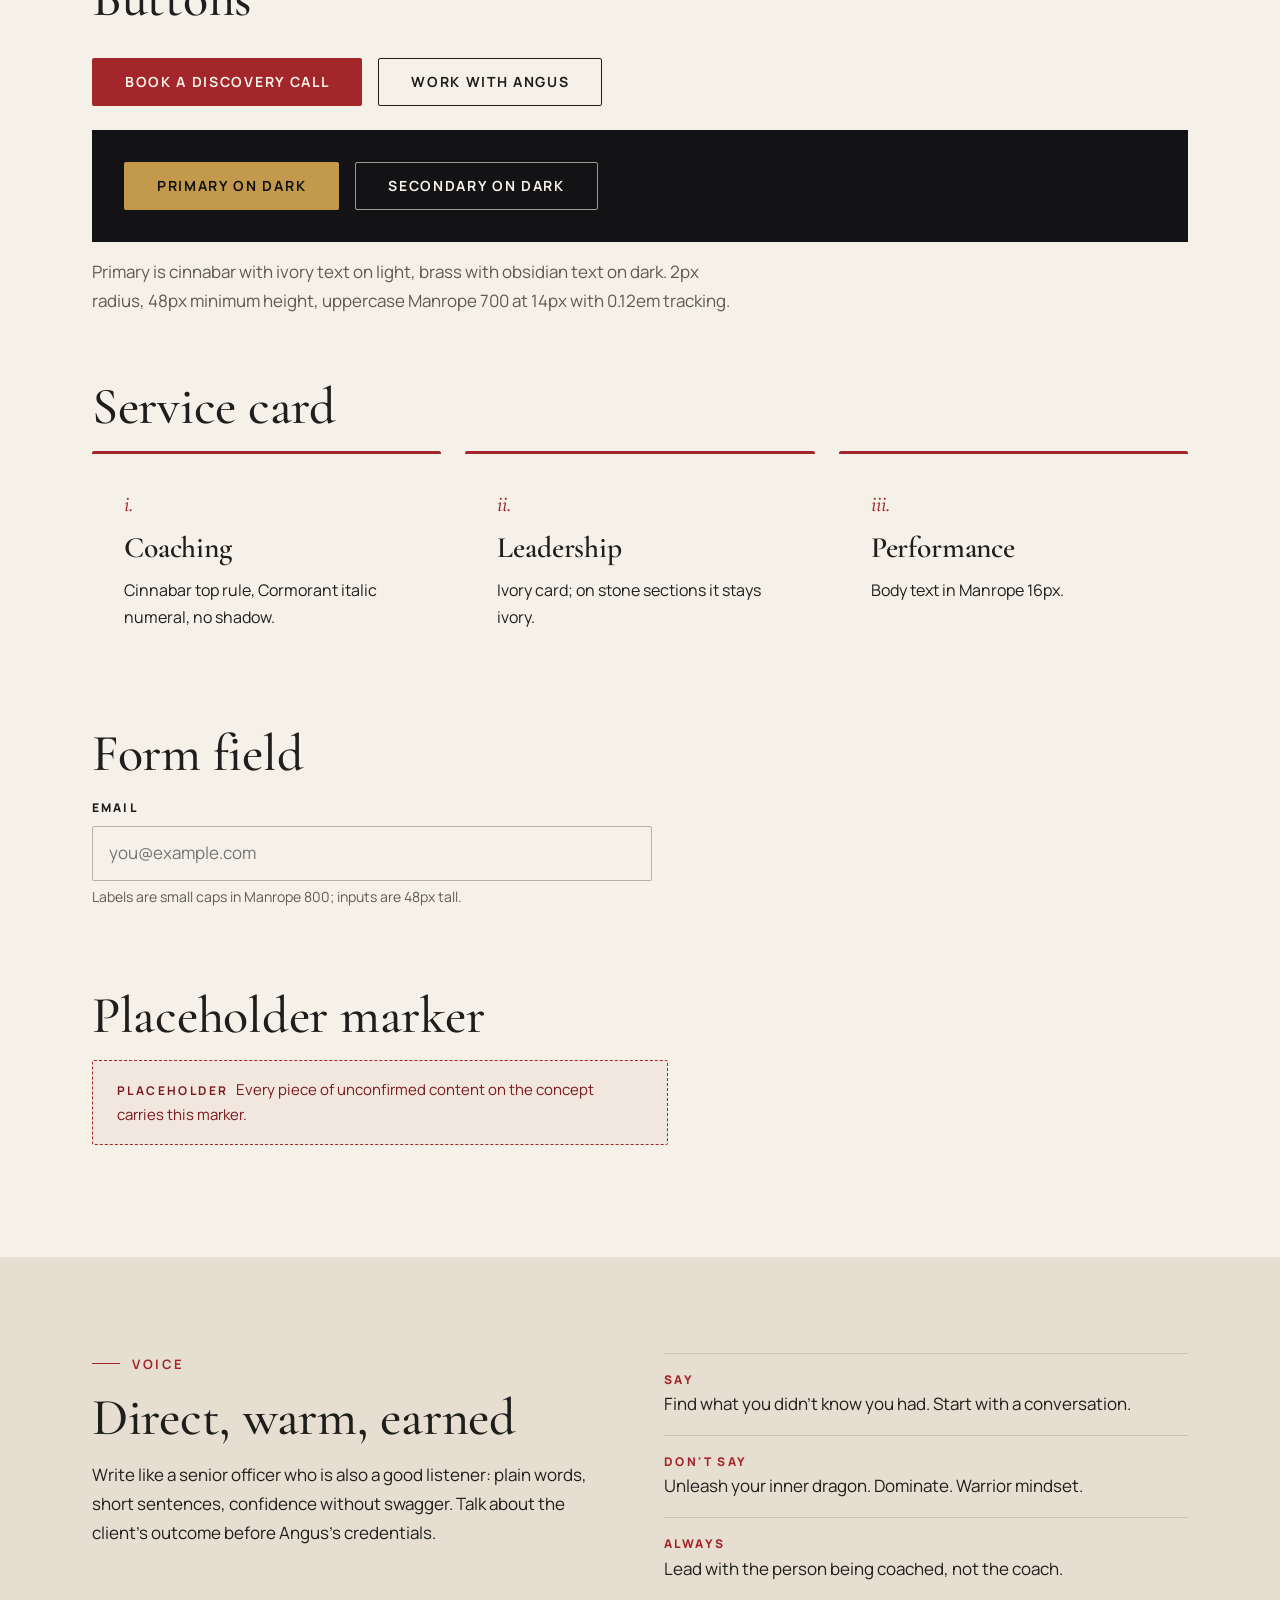
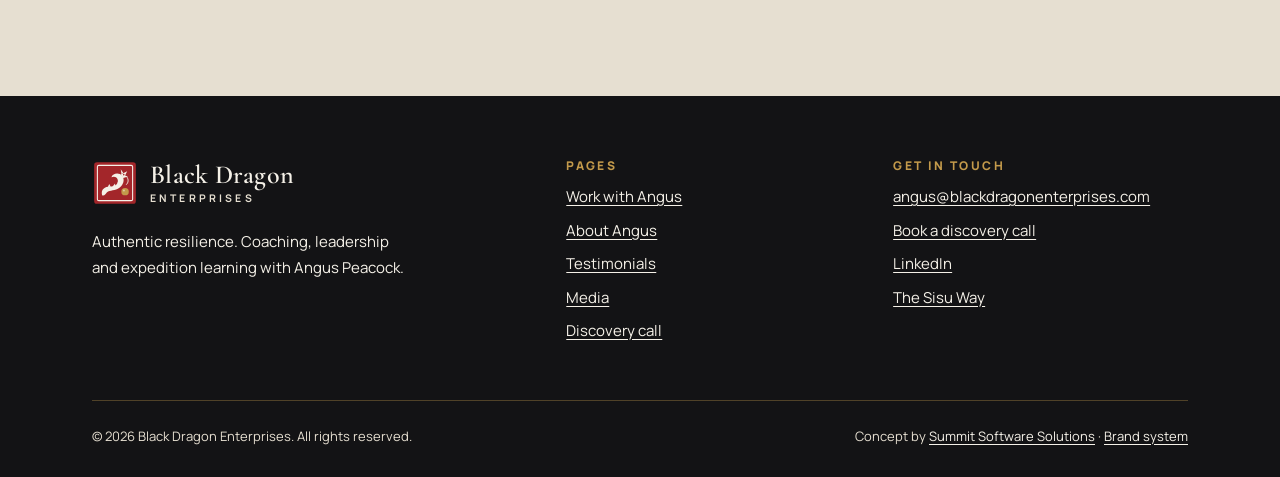
<file: specimen.html>
<!DOCTYPE html>
<html lang="en">
<head>
<meta charset="utf-8">
<meta name="viewport" content="width=device-width, initial-scale=1">
<title>Brand system - Black Dragon Enterprises</title>
<meta name="description" content="Palette, typography, seal, motif and components for Black Dragon Enterprises.">
<link rel="canonical" href="https://ryankolean.github.io/blackdragonenterprises/specimen.html">
<meta name="robots" content="noindex, nofollow">
<meta property="og:type" content="website">
<meta property="og:site_name" content="Black Dragon Enterprises">
<meta property="og:title" content="Brand system - Black Dragon Enterprises">
<meta property="og:description" content="Palette, typography, seal, motif and components for Black Dragon Enterprises.">
<meta property="og:url" content="https://ryankolean.github.io/blackdragonenterprises/specimen.html">
<meta name="theme-color" content="#131315">
<meta property="og:image" content="https://ryankolean.github.io/blackdragonenterprises/assets/img/og.png">
<meta property="og:image:width" content="1200">
<meta property="og:image:height" content="630">
<meta name="twitter:card" content="summary_large_image">
<link rel="apple-touch-icon" href="assets/img/apple-touch-icon.png">
<link rel="manifest" href="site.webmanifest">
<link rel="icon" href="favicon.svg" type="image/svg+xml">
<link rel="stylesheet" href="assets/css/style.css">
<style>
.swatches{display:grid;gap:var(--s-4);grid-template-columns:repeat(auto-fill,minmax(200px,1fr));margin-top:var(--s-6)}
.sw{border:var(--hair);background:var(--ivory)}
.sw .chip{height:96px;border-bottom:var(--hair)}
.sw .meta{padding:var(--s-3) var(--s-4) var(--s-4);font-size:14px;line-height:1.5}
.sw code{font-weight:800}
.sw .src{display:block;margin-top:var(--s-1);color:var(--ash);font-size:13px}
.table-wrap{overflow-x:auto;margin-top:var(--s-5)}
table{width:100%;border-collapse:collapse;font-size:15px;min-width:560px}
th,td{text-align:left;padding:var(--s-3) var(--s-3) var(--s-3) 0;border-bottom:var(--hair);vertical-align:middle}
th{font-size:12px;font-weight:800;letter-spacing:.16em;text-transform:uppercase}
.ratio{font-variant-numeric:tabular-nums}.pass{font-weight:700}.fail{font-weight:800;color:var(--cinnabar-deep)}
.pairbox{display:inline-block;padding:2px var(--s-3);font-family:var(--font-display);font-size:18px;font-weight:600;border:1px solid rgba(0,0,0,.08)}
.spec{border-bottom:var(--hair);padding:var(--s-5) 0;display:grid;gap:var(--s-2) var(--s-5);grid-template-columns:1fr}
@media (min-width:720px){.spec{grid-template-columns:210px 1fr;align-items:baseline}}
.spec__meta{font-size:13px;color:var(--ash)}
.spec__sample{min-width:0;overflow-wrap:break-word}
.logo-row{display:flex;flex-wrap:wrap;gap:var(--s-5);align-items:center;margin-top:var(--s-5)}
.logo-tile{padding:var(--s-6);display:flex;align-items:center;justify-content:center;min-width:180px}
</style>
</head>
<body>
<a class="skip-link" href="#main">Skip to content</a>

<aside class="concept-bar" aria-label="Concept preview notice">
  <div class="container">
    <p><strong>Concept preview</strong>A redesign by <a href="https://summitsoftwaresolutions.dev/">Summit Software Solutions</a>. Not the live site, which is <a href="https://www.blackdragonenterprises.com/">blackdragonenterprises.com</a>. Placeholder content is marked.</p>
  </div>
</aside>

<header class="site-header">
  <div class="container site-header__inner">
    <a class="wordmark" href="index.html" aria-label="Black Dragon Enterprises, home"><svg viewBox="0 0 64 64" aria-hidden="true" focusable="false"><rect x="3" y="3" width="58" height="58" rx="4" fill="#A3262A"/><rect x="7.5" y="7.5" width="49" height="49" rx="2" fill="none" stroke="#F5F1E8" stroke-width="1.5"/><g fill="#F5F1E8"><path d="M14 49 C12 41 18 37 25 37 C32 37 36 34 36 29 C36 24 31 22 27 24 C29 18 38 17 42 22 C46 27 44 36 36 40 C30 43 22 42 20 46 C19 48 17 50 14 49 Z"/><path d="M22 37.4 L24 33.5 L26 37.2 Z M29 36.6 L32 32.8 L32.6 36 Z M35.2 33 L39.2 31 L36.4 30 Z"/><path d="M40 20 L49 15.5 L46 21.5 L50 23 L43.5 25 Z"/><path d="M41 19.5 L40 13 L43.5 18.2 Z"/></g><circle cx="44.2" cy="20.4" r="1.1" fill="#A3262A"/><path d="M48.5 23.5 C51 27 51 31 48 34" fill="none" stroke="#F5F1E8" stroke-width="1.3" stroke-linecap="round"/><circle cx="46" cy="44" r="5.2" fill="#C39A4B"/><circle cx="44.4" cy="42.4" r="1.4" fill="#F5F1E8" opacity=".55"/></svg><span class="wordmark__text"><span class="wordmark__name">Black Dragon</span><span class="wordmark__sub">Enterprises</span></span></a>
    <nav class="site-nav" aria-label="Main">
      <ul>
        <li><a href="services.html">Work with Angus</a></li>
        <li><a href="about.html">About</a></li>
        <li><a href="testimonials.html">Testimonials</a></li>
        <li><a href="media.html">Media</a></li>
        <li><a href="contact.html">Discovery call</a></li>
        <li><a class="btn btn--primary" href="contact.html#book">Book a call</a></li>
      </ul>
    </nav>
  </div>
</header>

<main id="main">
<section class="hero dark">
  <div class="container">
    <span class="label">Brand system &middot; v0.1 proposal</span>
    <h1 class="display">Black Dragon <em>style guide</em></h1>
    <p class="lede">Palette, type, seal, motif and components for blackdragonenterprises.com. Proposed by Summit Software Solutions; nothing here is final until Angus signs it off.</p>
  </div>
</section>

<section>
  <div class="container">
    <span class="label">Idea</span>
    <h2>Lacquer, brass and a seal</h2>
    <p class="lede">A dragon, a Royal Navy career and fluent Mandarin. The palette is black lacquer and ivory paper, signed once with a cinnabar seal, with naval brass as the only metal. It should feel like an executive coach's study, not a martial-arts school.</p>
  </div>
</section>

<section class="tint">
  <div class="container">
    <span class="label">Color</span>
    <h2>Palette</h2>
    <div class="swatches"><div class="sw"><div class="chip" style="background:#F5F1E8"></div><div class="meta"><code>--ivory</code> #F5F1E8<span class="src">Page field.</span></div></div><div class="sw"><div class="chip" style="background:#E6DFD1"></div><div class="meta"><code>--stone</code> #E6DFD1<span class="src">Tint sections. Cards sit on ivory inside it.</span></div></div><div class="sw"><div class="chip" style="background:#1F1E1C"></div><div class="meta"><code>--ink</code> #1F1E1C<span class="src">Body text and headings on light.</span></div></div><div class="sw"><div class="chip" style="background:#131315"></div><div class="meta"><code>--obsidian</code> #131315<span class="src">The black of Black Dragon. Hero, dark sections, footer, concept bar.</span></div></div><div class="sw"><div class="chip" style="background:#A3262A"></div><div class="meta"><code>--cinnabar</code> #A3262A<span class="src">The seal. Brand color, primary buttons on light, links, rules.</span></div></div><div class="sw"><div class="chip" style="background:#7A1A1D"></div><div class="meta"><code>--cinnabar-deep</code> #7A1A1D<span class="src">Hover and pressed state for cinnabar.</span></div></div><div class="sw"><div class="chip" style="background:#C39A4B"></div><div class="meta"><code>--brass</code> #C39A4B<span class="src">Accent on obsidian only: labels, italics, primary buttons on dark, the pearl.</span></div></div><div class="sw"><div class="chip" style="background:#5F5A52"></div><div class="meta"><code>--ash</code> #5F5A52<span class="src">Secondary text on ivory and stone only.</span></div></div></div>
  </div>
</section>

<section>
  <div class="container">
    <span class="label">Accessibility</span>
    <h2>Every pair in use passes WCAG AA</h2>
    <p>Ratios computed from WCAG 2.1 relative luminance. AA needs 4.5:1 for body text, 3:1 for large text.</p>
    <div class="table-wrap"><table><thead><tr><th>Sample</th><th>Text</th><th>Background</th><th>Ratio</th><th>AA</th><th>AAA</th></tr></thead><tbody><tr><td><span class="pairbox" style="color:#1F1E1C;background:#F5F1E8">Dragon</span></td><td><code>--ink</code></td><td><code>--ivory</code></td><td class='ratio'>14.78</td><td class='pass'>pass</td><td>pass</td></tr><tr><td><span class="pairbox" style="color:#1F1E1C;background:#E6DFD1">Dragon</span></td><td><code>--ink</code></td><td><code>--stone</code></td><td class='ratio'>12.56</td><td class='pass'>pass</td><td>pass</td></tr><tr><td><span class="pairbox" style="color:#A3262A;background:#F5F1E8">Dragon</span></td><td><code>--cinnabar</code></td><td><code>--ivory</code></td><td class='ratio'>6.50</td><td class='pass'>pass</td><td>&mdash;</td></tr><tr><td><span class="pairbox" style="color:#A3262A;background:#E6DFD1">Dragon</span></td><td><code>--cinnabar</code></td><td><code>--stone</code></td><td class='ratio'>5.52</td><td class='pass'>pass</td><td>&mdash;</td></tr><tr><td><span class="pairbox" style="color:#F5F1E8;background:#A3262A">Dragon</span></td><td><code>--ivory</code></td><td><code>--cinnabar</code></td><td class='ratio'>6.50</td><td class='pass'>pass</td><td>&mdash;</td></tr><tr><td><span class="pairbox" style="color:#F5F1E8;background:#7A1A1D">Dragon</span></td><td><code>--ivory</code></td><td><code>--cinnabar-deep</code></td><td class='ratio'>9.35</td><td class='pass'>pass</td><td>pass</td></tr><tr><td><span class="pairbox" style="color:#7A1A1D;background:#F5F1E8">Dragon</span></td><td><code>--cinnabar-deep</code></td><td><code>--ivory</code></td><td class='ratio'>9.35</td><td class='pass'>pass</td><td>pass</td></tr><tr><td><span class="pairbox" style="color:#F5F1E8;background:#131315">Dragon</span></td><td><code>--ivory</code></td><td><code>--obsidian</code></td><td class='ratio'>16.46</td><td class='pass'>pass</td><td>pass</td></tr><tr><td><span class="pairbox" style="color:#E6DFD1;background:#131315">Dragon</span></td><td><code>--stone</code></td><td><code>--obsidian</code></td><td class='ratio'>14.00</td><td class='pass'>pass</td><td>pass</td></tr><tr><td><span class="pairbox" style="color:#C39A4B;background:#131315">Dragon</span></td><td><code>--brass</code></td><td><code>--obsidian</code></td><td class='ratio'>7.11</td><td class='pass'>pass</td><td>pass</td></tr><tr><td><span class="pairbox" style="color:#131315;background:#C39A4B">Dragon</span></td><td><code>--obsidian</code></td><td><code>--brass</code></td><td class='ratio'>7.11</td><td class='pass'>pass</td><td>pass</td></tr><tr><td><span class="pairbox" style="color:#5F5A52;background:#F5F1E8">Dragon</span></td><td><code>--ash</code></td><td><code>--ivory</code></td><td class='ratio'>6.07</td><td class='pass'>pass</td><td>&mdash;</td></tr><tr><td><span class="pairbox" style="color:#5F5A52;background:#E6DFD1">Dragon</span></td><td><code>--ash</code></td><td><code>--stone</code></td><td class='ratio'>5.16</td><td class='pass'>pass</td><td>&mdash;</td></tr></tbody></table></div>
    <h3 style="margin-top:var(--s-8)">Forbidden pairs</h3>
    <div class="table-wrap"><table><thead><tr><th>Sample</th><th>Text</th><th>Background</th><th>Ratio</th><th>Rule</th></tr></thead><tbody><tr><td><span class="pairbox" style="color:#C39A4B;background:#F5F1E8">Dragon</span></td><td><code>--brass</code></td><td><code>--ivory</code></td><td class='ratio fail'>2.32</td><td>Never. Brass lives on obsidian only.</td></tr><tr><td><span class="pairbox" style="color:#C39A4B;background:#E6DFD1">Dragon</span></td><td><code>--brass</code></td><td><code>--stone</code></td><td class='ratio fail'>1.97</td><td>Never.</td></tr><tr><td><span class="pairbox" style="color:#F5F1E8;background:#C39A4B">Dragon</span></td><td><code>--ivory</code></td><td><code>--brass</code></td><td class='ratio fail'>2.32</td><td>Never. Brass buttons take obsidian text.</td></tr><tr><td><span class="pairbox" style="color:#A3262A;background:#131315">Dragon</span></td><td><code>--cinnabar</code></td><td><code>--obsidian</code></td><td class='ratio fail'>2.53</td><td>Never as text. The seal sits on obsidian as a filled shape only.</td></tr><tr><td><span class="pairbox" style="color:#5F5A52;background:#131315">Dragon</span></td><td><code>--ash</code></td><td><code>--obsidian</code></td><td class='ratio fail'>2.71</td><td>Never. Muted text on dark uses stone.</td></tr></tbody></table></div>
  </div>
</section>

<section class="tint">
  <div class="container">
    <span class="label">Type</span>
    <h2>Cormorant Garamond &amp; Manrope</h2>
    <p>A high-contrast Garamond for headings: considered, a little formal, with an italic that carries emphasis. A clean, open sans for everything you read and click.</p>
    <div class="spec"><div class="spec__meta">Display &middot; Cormorant Garamond 500 &middot; clamp(48&ndash;96px)</div><div class="spec__sample display" style="margin:0">Find what you <em style="color:var(--cinnabar)">didn't know</em> you had.</div></div>
    <div class="spec"><div class="spec__meta">H1 &middot; Cormorant 500 &middot; clamp(42&ndash;72px)</div><div class="spec__sample"><h1 style="margin:0">Coaching and consulting</h1></div></div>
    <div class="spec"><div class="spec__meta">H2 &middot; Cormorant 500 &middot; clamp(32&ndash;52px)</div><div class="spec__sample"><h2 style="margin:0">Four ways to work together</h2></div></div>
    <div class="spec"><div class="spec__meta">H3 &middot; Cormorant 600 &middot; clamp(23&ndash;30px)</div><div class="spec__sample"><h3 style="margin:0">Leadership development</h3></div></div>
    <div class="spec"><div class="spec__meta">Label &middot; Manrope 700 &middot; 13px &middot; 0.2em &middot; with rule</div><div class="spec__sample"><span class="label" style="margin:0">Services</span></div></div>
    <div class="spec"><div class="spec__meta">Lede &middot; Manrope 400 &middot; clamp(17&ndash;21px) / 1.6</div><div class="spec__sample"><p class="lede" style="margin:0">For individuals, teams and organizations that want a higher standard and the habits to hold it.</p></div></div>
    <div class="spec"><div class="spec__meta">Body &middot; Manrope 400 &middot; 17px (16px mobile) / 1.7</div><div class="spec__sample"><p style="margin:0">Regular sessions, honest feedback, and accountability between them.</p></div></div>
    <div class="spec"><div class="spec__meta">Quote &middot; Cormorant italic 500</div><div class="spec__sample"><figure class="quote" style="margin:0"><p style="margin:0">&ldquo;Seeing deep into a person's potential.&rdquo;</p></figure></div></div>
  </div>
</section>

<section>
  <div class="container">
    <span class="label">Mark</span>
    <h2>The seal</h2>
    <p>A cinnabar seal, like the red chop that signs a Chinese painting, holding a dragon reaching for the brass pearl. In Chinese art the dragon pursues the pearl of wisdom: a coach's job in one image. Drawn for the concept; a designer should refine it.</p>
    <div class="logo-row">
      <div class="logo-tile" style="background:var(--ivory);border:var(--hair)"><img src="assets/img/seal.svg" alt="Black Dragon seal on ivory" width="120" height="120"></div>
      <div class="logo-tile" style="background:var(--obsidian)"><span class="wordmark" style="color:var(--ivory)"><svg viewBox="0 0 64 64" aria-hidden="true" focusable="false"><rect x="3" y="3" width="58" height="58" rx="4" fill="#A3262A"/><rect x="7.5" y="7.5" width="49" height="49" rx="2" fill="none" stroke="#F5F1E8" stroke-width="1.5"/><g fill="#F5F1E8"><path d="M14 49 C12 41 18 37 25 37 C32 37 36 34 36 29 C36 24 31 22 27 24 C29 18 38 17 42 22 C46 27 44 36 36 40 C30 43 22 42 20 46 C19 48 17 50 14 49 Z"/><path d="M22 37.4 L24 33.5 L26 37.2 Z M29 36.6 L32 32.8 L32.6 36 Z M35.2 33 L39.2 31 L36.4 30 Z"/><path d="M40 20 L49 15.5 L46 21.5 L50 23 L43.5 25 Z"/><path d="M41 19.5 L40 13 L43.5 18.2 Z"/></g><circle cx="44.2" cy="20.4" r="1.1" fill="#A3262A"/><path d="M48.5 23.5 C51 27 51 31 48 34" fill="none" stroke="#F5F1E8" stroke-width="1.3" stroke-linecap="round"/><circle cx="46" cy="44" r="5.2" fill="#C39A4B"/><circle cx="44.4" cy="42.4" r="1.4" fill="#F5F1E8" opacity=".55"/></svg><span class="wordmark__text"><span class="wordmark__name">Black Dragon</span><span class="wordmark__sub">Enterprises</span></span></span></div>
      <div class="logo-tile" style="background:var(--ivory);border:var(--hair)"><span class="wordmark"><svg viewBox="0 0 64 64" aria-hidden="true" focusable="false"><rect x="3" y="3" width="58" height="58" rx="4" fill="#A3262A"/><rect x="7.5" y="7.5" width="49" height="49" rx="2" fill="none" stroke="#F5F1E8" stroke-width="1.5"/><g fill="#F5F1E8"><path d="M14 49 C12 41 18 37 25 37 C32 37 36 34 36 29 C36 24 31 22 27 24 C29 18 38 17 42 22 C46 27 44 36 36 40 C30 43 22 42 20 46 C19 48 17 50 14 49 Z"/><path d="M22 37.4 L24 33.5 L26 37.2 Z M29 36.6 L32 32.8 L32.6 36 Z M35.2 33 L39.2 31 L36.4 30 Z"/><path d="M40 20 L49 15.5 L46 21.5 L50 23 L43.5 25 Z"/><path d="M41 19.5 L40 13 L43.5 18.2 Z"/></g><circle cx="44.2" cy="20.4" r="1.1" fill="#A3262A"/><path d="M48.5 23.5 C51 27 51 31 48 34" fill="none" stroke="#F5F1E8" stroke-width="1.3" stroke-linecap="round"/><circle cx="46" cy="44" r="5.2" fill="#C39A4B"/><circle cx="44.4" cy="42.4" r="1.4" fill="#F5F1E8" opacity=".55"/></svg><span class="wordmark__text"><span class="wordmark__name">Black Dragon</span><span class="wordmark__sub">Enterprises</span></span></span></div>
    </div>
    <ul style="margin-top:var(--s-5);max-width:64ch">
      <li>Minimum 24px for the seal, 150px wide for the lockup.</li>
      <li>Clear space equal to the seal's inner border inset on every side.</li>
      <li>The seal is always cinnabar with ivory line work and a brass pearl. Never outline it, never place it on cinnabar.</li>
      <li>Option to discuss with Angus: 黑龍 ("black dragon") inside the seal in place of the drawing, if he wants the Chinese name to carry the mark.</li>
    </ul>
  </div>
</section>

<section class="dark">
  <div class="container">
    <span class="label">Motif</span>
    <h2>Scales and the seal rule</h2>
    <p class="lede">A faint brass scale pattern (7% opacity) sits at the edge of dark heroes. Section breaks use a brass hairline with a cinnabar diamond at its centre.</p>
    <div class="rule" role="presentation"><span></span></div>
  </div>
</section>

<section>
  <div class="container">
    <span class="label">Components</span>
    <h2>Buttons</h2>
    <div class="btnrow"><a class="btn btn--primary" href="#">Book a discovery call</a><a class="btn btn--secondary" href="#">Work with Angus</a></div>
    <div class="dark" style="padding:var(--s-6);margin-top:var(--s-5)"><div class="btnrow" style="margin:0"><a class="btn btn--primary" href="#">Primary on dark</a><a class="btn btn--secondary" href="#">Secondary on dark</a></div></div>
    <p class="mute" style="margin-top:var(--s-4)">Primary is cinnabar with ivory text on light, brass with obsidian text on dark. 2px radius, 48px minimum height, uppercase Manrope 700 at 14px with 0.12em tracking.</p>
    <h2 style="margin-top:var(--s-8)">Service card</h2>
    <div class="grid grid--3"><article class="service"><span class="service__num">i.</span><h3>Coaching</h3><p>Cinnabar top rule, Cormorant italic numeral, no shadow.</p></article><article class="service"><span class="service__num">ii.</span><h3>Leadership</h3><p>Ivory card; on stone sections it stays ivory.</p></article><article class="service"><span class="service__num">iii.</span><h3>Performance</h3><p>Body text in Manrope 16px.</p></article></div>
    <h2 style="margin-top:var(--s-8)">Form field</h2>
    <div class="form"><div class="field"><label for="demo">Email</label><input id="demo" type="email" placeholder="you@example.com"><p class="hint">Labels are small caps in Manrope 800; inputs are 48px tall.</p></div></div>
    <h2 style="margin-top:var(--s-8)">Placeholder marker</h2>
    <p class="placeholder"><b>Placeholder</b>Every piece of unconfirmed content on the concept carries this marker.</p>
  </div>
</section>

<section class="tint">
  <div class="container split">
    <div>
      <span class="label">Voice</span>
      <h2>Direct, warm, earned</h2>
      <p>Write like a senior officer who is also a good listener: plain words, short sentences, confidence without swagger. Talk about the client's outcome before Angus's credentials.</p>
    </div>
    <ul class="facts">
      <li><b>Say</b>Find what you didn't know you had. Start with a conversation.</li>
      <li><b>Don't say</b>Unleash your inner dragon. Dominate. Warrior mindset.</li>
      <li><b>Always</b>Lead with the person being coached, not the coach.</li>
    </ul>
  </div>
</section>
</main>

<footer class="site-footer">
  <div class="container">
    <div class="site-footer__grid">
      <div>
        <a class="wordmark" href="index.html" aria-label="Black Dragon Enterprises, home"><svg viewBox="0 0 64 64" aria-hidden="true" focusable="false"><rect x="3" y="3" width="58" height="58" rx="4" fill="#A3262A"/><rect x="7.5" y="7.5" width="49" height="49" rx="2" fill="none" stroke="#F5F1E8" stroke-width="1.5"/><g fill="#F5F1E8"><path d="M14 49 C12 41 18 37 25 37 C32 37 36 34 36 29 C36 24 31 22 27 24 C29 18 38 17 42 22 C46 27 44 36 36 40 C30 43 22 42 20 46 C19 48 17 50 14 49 Z"/><path d="M22 37.4 L24 33.5 L26 37.2 Z M29 36.6 L32 32.8 L32.6 36 Z M35.2 33 L39.2 31 L36.4 30 Z"/><path d="M40 20 L49 15.5 L46 21.5 L50 23 L43.5 25 Z"/><path d="M41 19.5 L40 13 L43.5 18.2 Z"/></g><circle cx="44.2" cy="20.4" r="1.1" fill="#A3262A"/><path d="M48.5 23.5 C51 27 51 31 48 34" fill="none" stroke="#F5F1E8" stroke-width="1.3" stroke-linecap="round"/><circle cx="46" cy="44" r="5.2" fill="#C39A4B"/><circle cx="44.4" cy="42.4" r="1.4" fill="#F5F1E8" opacity=".55"/></svg><span class="wordmark__text"><span class="wordmark__name">Black Dragon</span><span class="wordmark__sub">Enterprises</span></span></a>
        <p style="margin-top:var(--s-4);max-width:36ch">Authentic resilience. Coaching, leadership and expedition learning with Angus Peacock.</p>
      </div>
      <div>
        <h2>Pages</h2>
        <ul>
          <li><a href="services.html">Work with Angus</a></li>
          <li><a href="about.html">About Angus</a></li>
          <li><a href="testimonials.html">Testimonials</a></li>
          <li><a href="media.html">Media</a></li>
          <li><a href="contact.html">Discovery call</a></li>
        </ul>
      </div>
      <div>
        <h2>Get in touch</h2>
        <ul>
          <li><a href="mailto:angus@blackdragonenterprises.com">angus@blackdragonenterprises.com</a></li>
          <li><a href="contact.html#book">Book a discovery call</a></li>
          <li><a href="https://www.linkedin.com/in/coachangus/">LinkedIn</a></li>
          <li><a href="https://ryankolean.github.io/thesisuway/">The Sisu Way</a></li>
        </ul>
      </div>
    </div>
    <div class="site-footer__base">
      <span>&copy; 2026 Black Dragon Enterprises. All rights reserved.</span>
      <span>Concept by <a href="https://summitsoftwaresolutions.dev/">Summit Software Solutions</a> &middot; <a href="specimen.html">Brand system</a></span>
    </div>
  </div>
</footer>
</body>
</html>
</file>
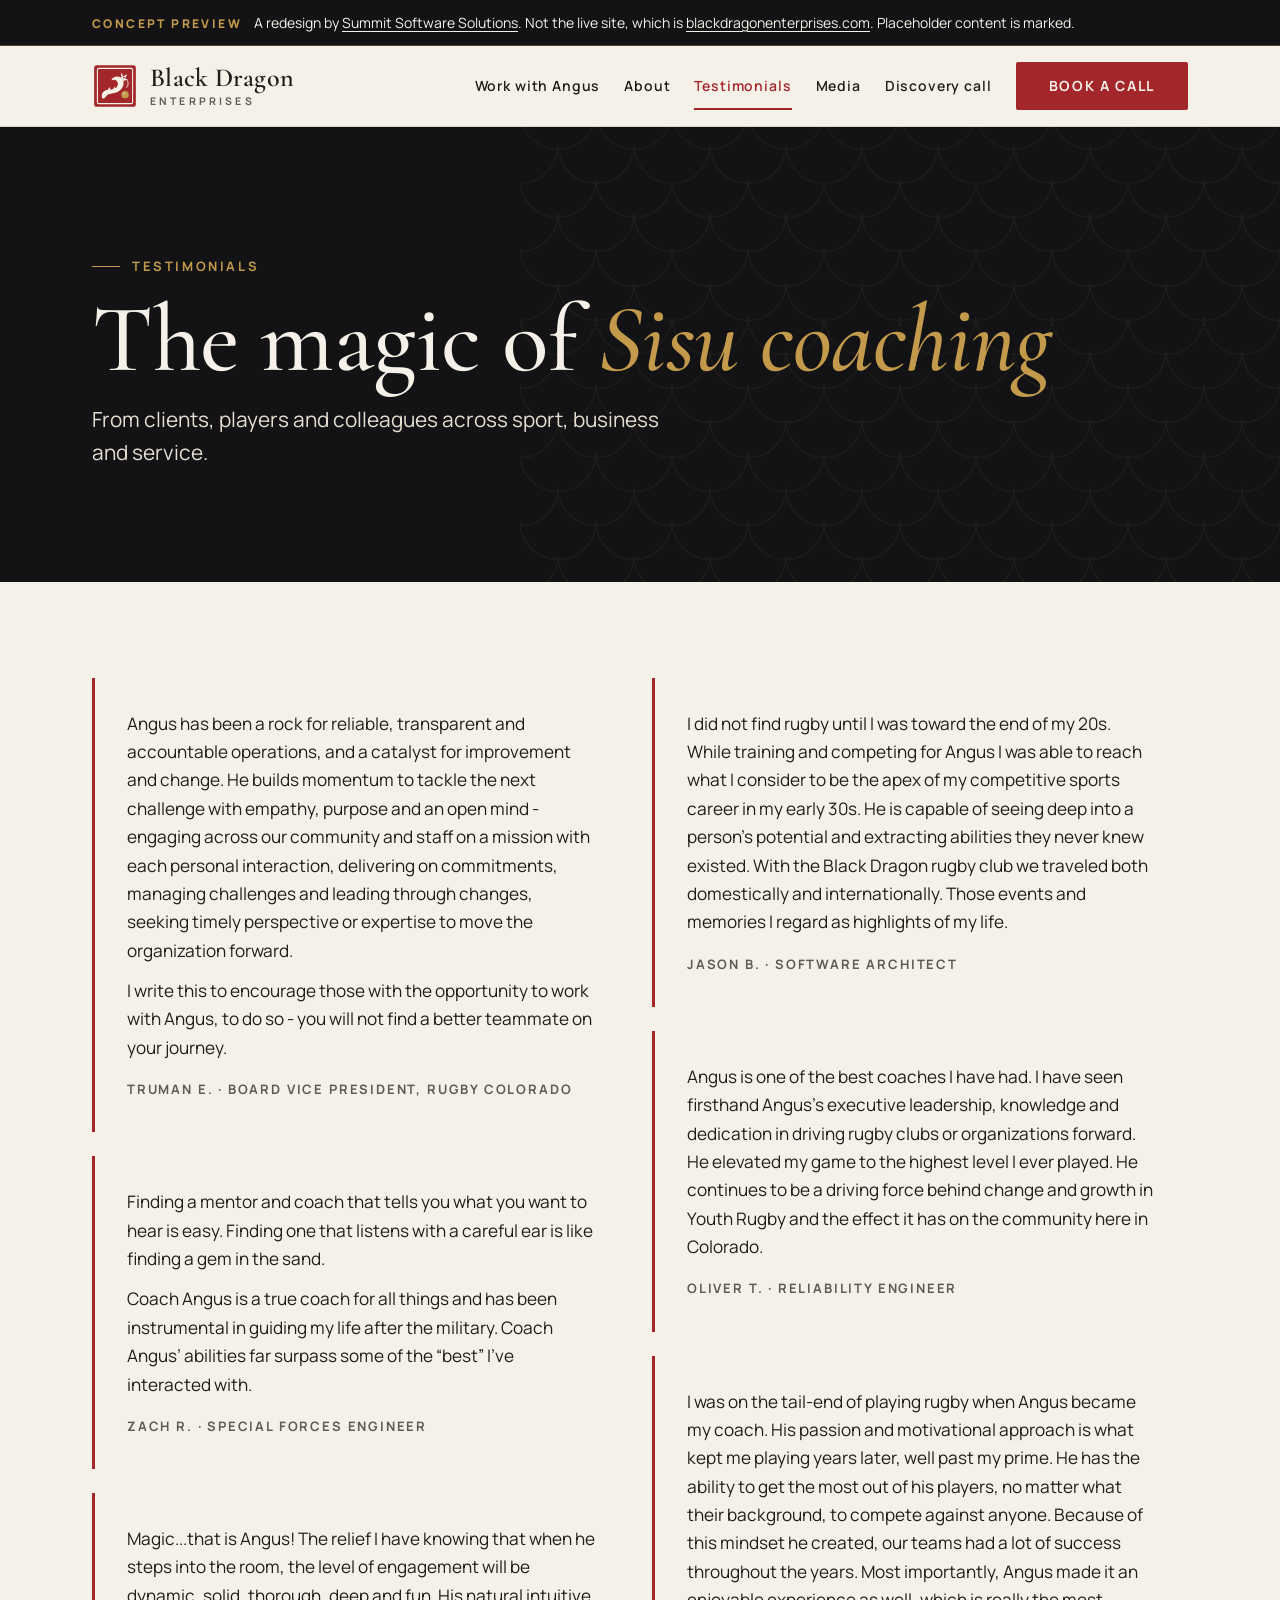
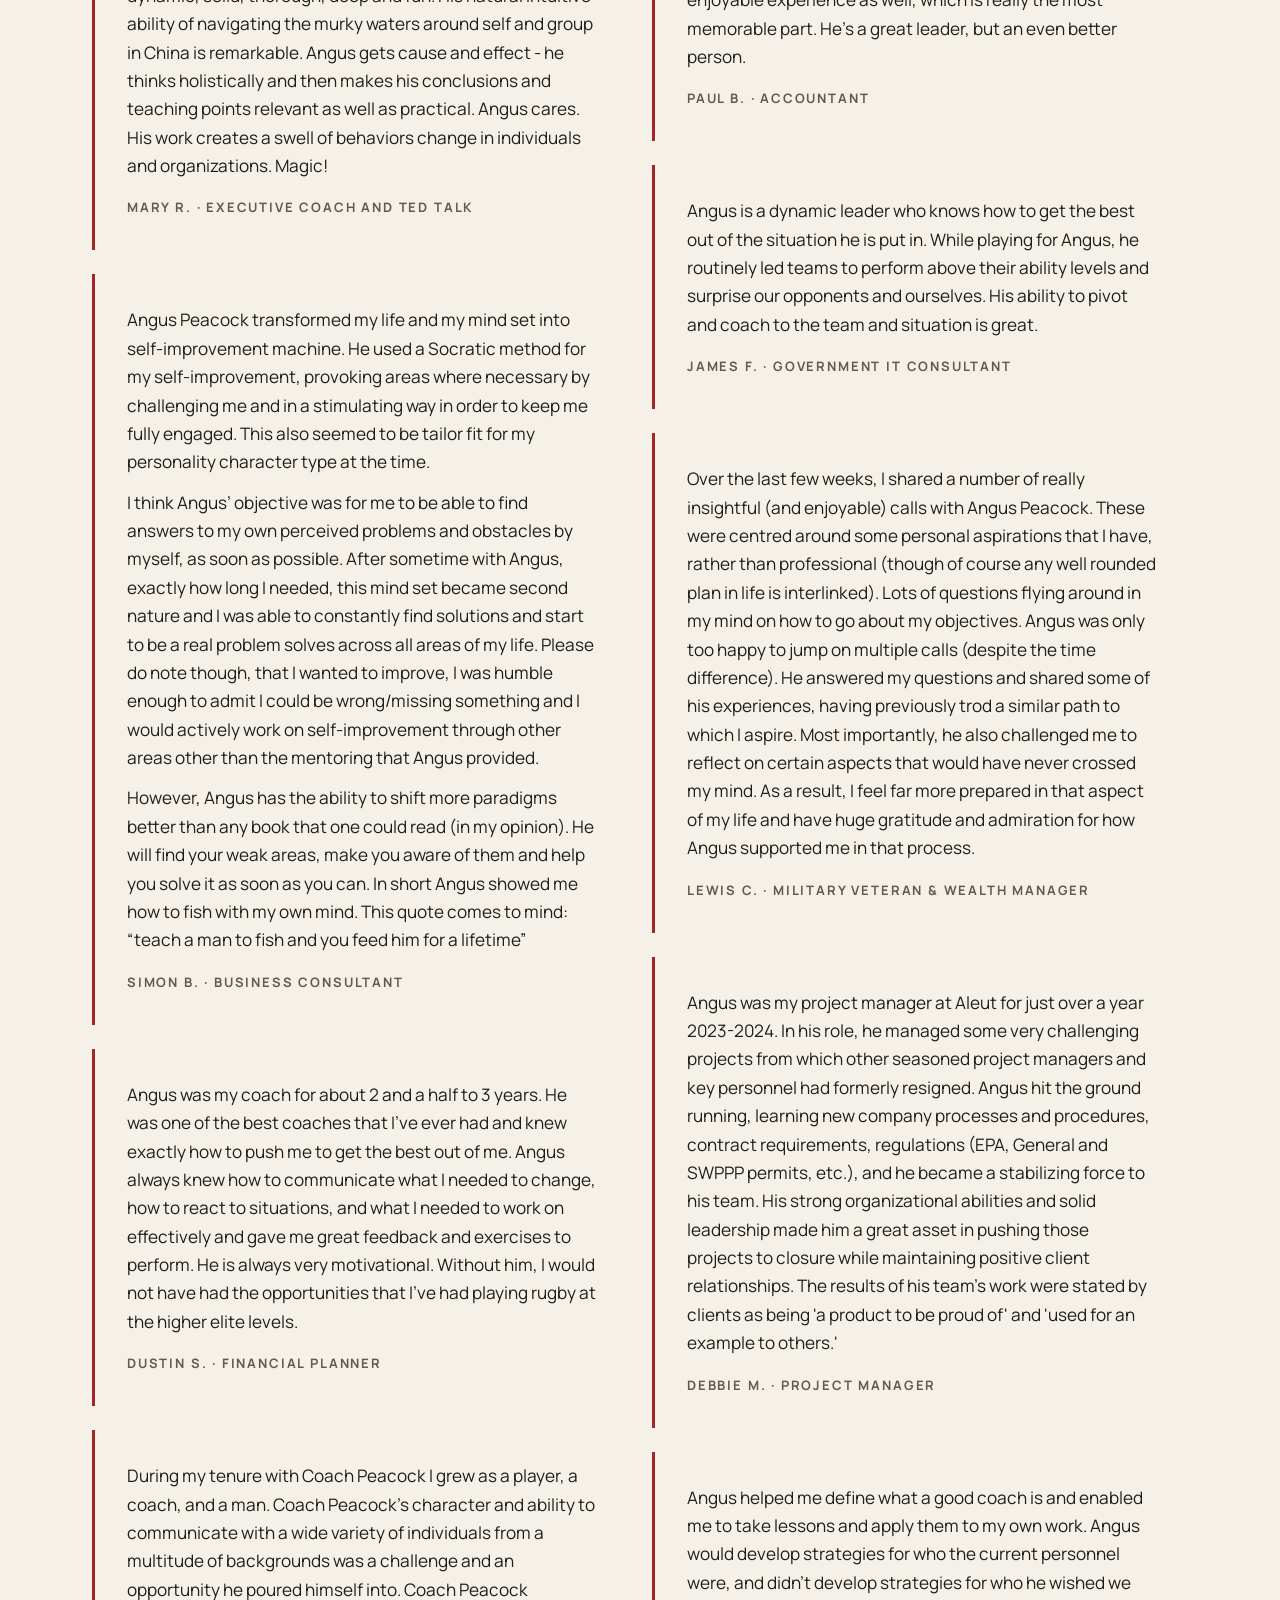
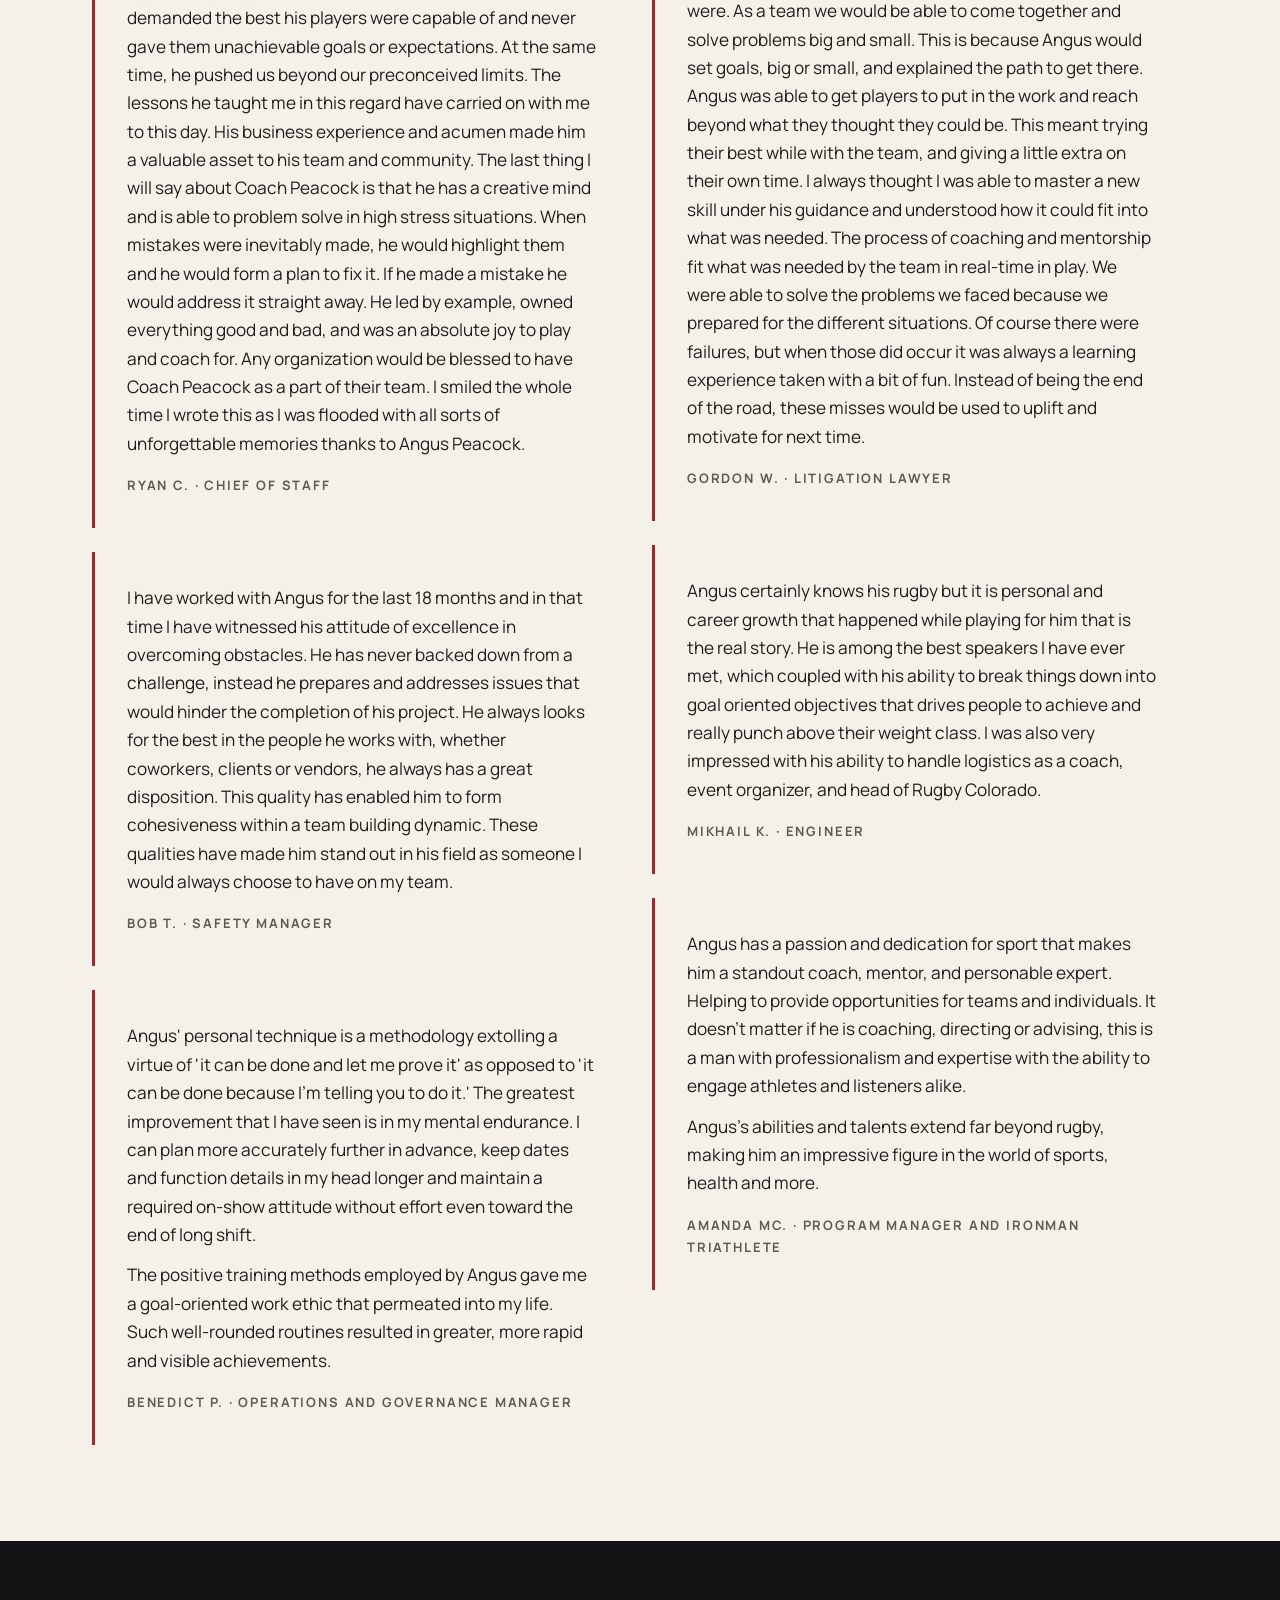
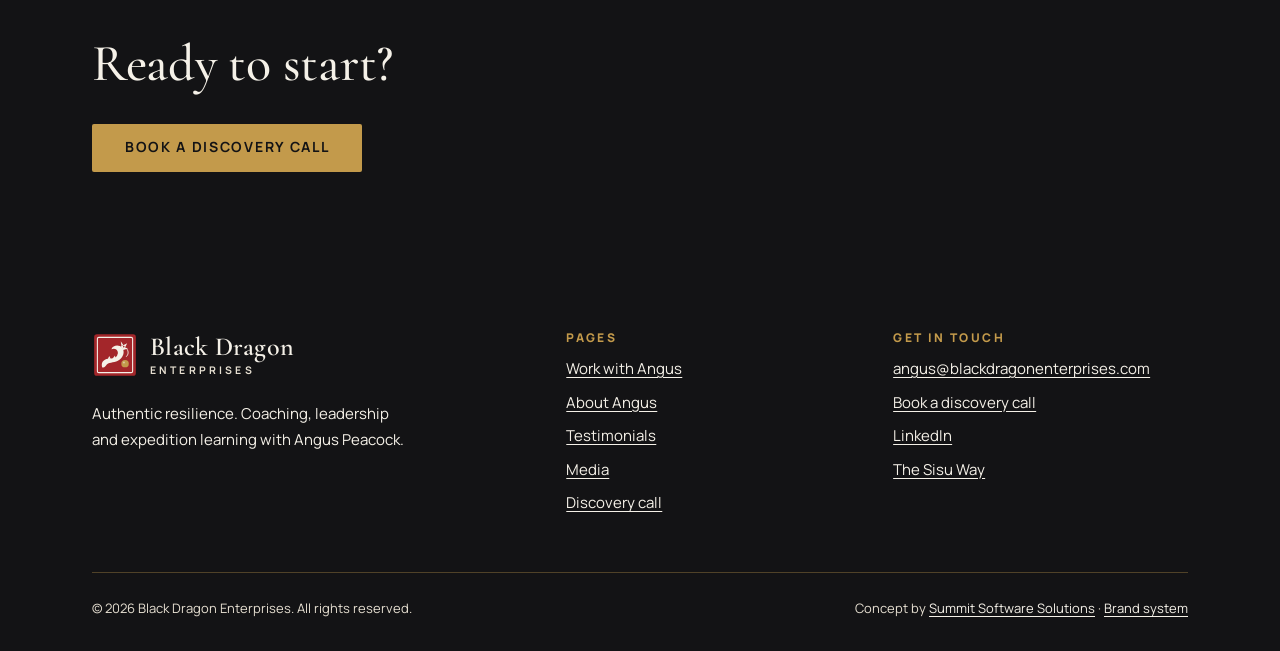
<file: testimonials.html>
<!DOCTYPE html>
<html lang="en">
<head>
<meta charset="utf-8">
<meta name="viewport" content="width=device-width, initial-scale=1">
<title>Testimonials - Black Dragon Enterprises</title>
<meta name="description" content="The magic of Sisu coaching: what clients, players and colleagues say about working with Angus Peacock.">
<link rel="canonical" href="https://ryankolean.github.io/blackdragonenterprises/testimonials.html">
<meta name="robots" content="noindex, nofollow">
<meta property="og:type" content="website">
<meta property="og:site_name" content="Black Dragon Enterprises">
<meta property="og:title" content="Testimonials - Black Dragon Enterprises">
<meta property="og:description" content="The magic of Sisu coaching: what clients, players and colleagues say about working with Angus Peacock.">
<meta property="og:url" content="https://ryankolean.github.io/blackdragonenterprises/testimonials.html">
<meta name="theme-color" content="#131315">
<meta property="og:image" content="https://ryankolean.github.io/blackdragonenterprises/assets/img/og.png">
<meta property="og:image:width" content="1200">
<meta property="og:image:height" content="630">
<meta name="twitter:card" content="summary_large_image">
<link rel="apple-touch-icon" href="assets/img/apple-touch-icon.png">
<link rel="manifest" href="site.webmanifest">
<link rel="icon" href="favicon.svg" type="image/svg+xml">
<link rel="stylesheet" href="assets/css/style.css">
</head>
<body>
<a class="skip-link" href="#main">Skip to content</a>

<aside class="concept-bar" aria-label="Concept preview notice">
  <div class="container">
    <p><strong>Concept preview</strong>A redesign by <a href="https://summitsoftwaresolutions.dev/">Summit Software Solutions</a>. Not the live site, which is <a href="https://www.blackdragonenterprises.com/">blackdragonenterprises.com</a>. Placeholder content is marked.</p>
  </div>
</aside>

<header class="site-header">
  <div class="container site-header__inner">
    <a class="wordmark" href="index.html" aria-label="Black Dragon Enterprises, home"><svg viewBox="0 0 64 64" aria-hidden="true" focusable="false"><rect x="3" y="3" width="58" height="58" rx="4" fill="#A3262A"/><rect x="7.5" y="7.5" width="49" height="49" rx="2" fill="none" stroke="#F5F1E8" stroke-width="1.5"/><g fill="#F5F1E8"><path d="M14 49 C12 41 18 37 25 37 C32 37 36 34 36 29 C36 24 31 22 27 24 C29 18 38 17 42 22 C46 27 44 36 36 40 C30 43 22 42 20 46 C19 48 17 50 14 49 Z"/><path d="M22 37.4 L24 33.5 L26 37.2 Z M29 36.6 L32 32.8 L32.6 36 Z M35.2 33 L39.2 31 L36.4 30 Z"/><path d="M40 20 L49 15.5 L46 21.5 L50 23 L43.5 25 Z"/><path d="M41 19.5 L40 13 L43.5 18.2 Z"/></g><circle cx="44.2" cy="20.4" r="1.1" fill="#A3262A"/><path d="M48.5 23.5 C51 27 51 31 48 34" fill="none" stroke="#F5F1E8" stroke-width="1.3" stroke-linecap="round"/><circle cx="46" cy="44" r="5.2" fill="#C39A4B"/><circle cx="44.4" cy="42.4" r="1.4" fill="#F5F1E8" opacity=".55"/></svg><span class="wordmark__text"><span class="wordmark__name">Black Dragon</span><span class="wordmark__sub">Enterprises</span></span></a>
    <nav class="site-nav" aria-label="Main">
      <ul>
        <li><a href="services.html">Work with Angus</a></li>
        <li><a href="about.html">About</a></li>
        <li><a href="testimonials.html" aria-current="page">Testimonials</a></li>
        <li><a href="media.html">Media</a></li>
        <li><a href="contact.html">Discovery call</a></li>
        <li><a class="btn btn--primary" href="contact.html#book">Book a call</a></li>
      </ul>
    </nav>
  </div>
</header>

<main id="main">
<section class="hero dark">
  <div class="container">
    <span class="label">Testimonials</span>
    <h1 class="display">The magic of <em>Sisu coaching</em></h1>
    <p class="lede">From clients, players and colleagues across sport, business and service.</p>
  </div>
</section>

<section>
  <div class="container">
    <div class="quotes">
      <figure class="quote quote--long"><p>Angus has been a rock for reliable, transparent and accountable operations, and a catalyst for improvement and change. He builds momentum to tackle the next challenge with empathy, purpose and an open mind - engaging across our community and staff on a mission with each personal interaction, delivering on commitments, managing challenges and leading through changes, seeking timely perspective or expertise to move the organization forward.</p><p>I write this to encourage those with the opportunity to work with Angus, to do so - you will not find a better teammate on your journey.</p><footer>Truman E. &middot; Board Vice President, Rugby Colorado</footer></figure>
      <figure class="quote quote--long"><p>Finding a mentor and coach that tells you what you want to hear is easy. Finding one that listens with a careful ear is like finding a gem in the sand.</p><p>Coach Angus is a true coach for all things and has been instrumental in guiding my life after the military. Coach Angus’ abilities far surpass some of the “best” I’ve interacted with.</p><footer>Zach R. &middot; Special Forces Engineer</footer></figure>
      <figure class="quote quote--long"><p>Magic...that is Angus! The relief I have knowing that when he steps into the room, the level of engagement will be dynamic, solid, thorough, deep and fun. His natural intuitive ability of navigating the murky waters around self and group in China is remarkable. Angus gets cause and effect - he thinks holistically and then makes his conclusions and teaching points relevant as well as practical. Angus cares. His work creates a swell of behaviors change in individuals and organizations. Magic!</p><footer>Mary R. &middot; Executive Coach and Ted Talk</footer></figure>
      <figure class="quote quote--long"><p>Angus Peacock transformed my life and my mind set into self-improvement machine. He used a Socratic method for my self-improvement, provoking areas where necessary by challenging me and in a stimulating way in order to keep me fully engaged. This also seemed to be tailor fit for my personality character type at the time.</p><p>I think Angus’ objective was for me to be able to find answers to my own perceived problems and obstacles by myself, as soon as possible. After sometime with Angus, exactly how long I needed, this mind set became second nature and I was able to constantly find solutions and start to be a real problem solves across all areas of my life. Please do note though, that I wanted to improve, I was humble enough to admit I could be wrong/missing something and I would actively work on self-improvement through other areas other than the mentoring that Angus provided.</p><p>However, Angus has the ability to shift more paradigms better than any book that one could read (in my opinion). He will find your weak areas, make you aware of them and help you solve it as soon as you can. In short Angus showed me how to fish with my own mind. This quote comes to mind: “teach a man to fish and you feed him for a lifetime”</p><footer>Simon B. &middot; Business Consultant</footer></figure>
      <figure class="quote quote--long"><p>Angus was my coach for about 2 and a half to 3 years. He was one of the best coaches that I’ve ever had and knew exactly how to push me to get the best out of me. Angus always knew how to communicate what I needed to change, how to react to situations, and what I needed to work on effectively and gave me great feedback and exercises to perform. He is always very motivational. Without him, I would not have had the opportunities that I’ve had playing rugby at the higher elite levels.</p><footer>Dustin S. &middot; Financial Planner</footer></figure>
      <figure class="quote quote--long"><p>During my tenure with Coach Peacock I grew as a player, a coach, and a man. Coach Peacock’s character and ability to communicate with a wide variety of individuals from a multitude of backgrounds was a challenge and an opportunity he poured himself into. Coach Peacock demanded the best his players were capable of and never gave them unachievable goals or expectations. At the same time, he pushed us beyond our preconceived limits. The lessons he taught me in this regard have carried on with me to this day. His business experience and acumen made him a valuable asset to his team and community. The last thing I will say about Coach Peacock is that he has a creative mind and is able to problem solve in high stress situations. When mistakes were inevitably made, he would highlight them and he would form a plan to fix it. If he made a mistake he would address it straight away. He led by example, owned everything good and bad, and was an absolute joy to play and coach for. Any organization would be blessed to have Coach Peacock as a part of their team. I smiled the whole time I wrote this as I was flooded with all sorts of unforgettable memories thanks to Angus Peacock.</p><footer>Ryan C. &middot; Chief of Staff</footer></figure>
      <figure class="quote quote--long"><p>I have worked with Angus for the last 18 months and in that time I have witnessed his attitude of excellence in overcoming obstacles. He has never backed down from a challenge, instead he prepares and addresses issues that would hinder the completion of his project. He always looks for the best in the people he works with, whether coworkers, clients or vendors, he always has a great disposition. This quality has enabled him to form cohesiveness within a team building dynamic. These qualities have made him stand out in his field as someone I would always choose to have on my team.</p><footer>Bob T. &middot; Safety Manager</footer></figure>
      <figure class="quote quote--long"><p>Angus' personal technique is a methodology extolling a virtue of 'it can be done and let me prove it' as opposed to 'it can be done because I'm telling you to do it.' The greatest improvement that I have seen is in my mental endurance. I can plan more accurately further in advance, keep dates and function details in my head longer and maintain a required on-show attitude without effort even toward the end of long shift.</p><p>The positive training methods employed by Angus gave me a goal-oriented work ethic that permeated into my life. Such well-rounded routines resulted in greater, more rapid and visible achievements.</p><footer>Benedict P. &middot; Operations and Governance Manager</footer></figure>
      <figure class="quote quote--long"><p>I did not find rugby until I was toward the end of my 20s. While training and competing for Angus I was able to reach what I consider to be the apex of my competitive sports career in my early 30s. He is capable of seeing deep into a person’s potential and extracting abilities they never knew existed. With the Black Dragon rugby club we traveled both domestically and internationally. Those events and memories I regard as highlights of my life.</p><footer>Jason B. &middot; Software Architect</footer></figure>
      <figure class="quote quote--long"><p>Angus is one of the best coaches I have had. I have seen firsthand Angus's executive leadership, knowledge and dedication in driving rugby clubs or organizations forward. He elevated my game to the highest level I ever played. He continues to be a driving force behind change and growth in Youth Rugby and the effect it has on the community here in Colorado.</p><footer>Oliver T. &middot; Reliability Engineer</footer></figure>
      <figure class="quote quote--long"><p>I was on the tail-end of playing rugby when Angus became my coach. His passion and motivational approach is what kept me playing years later, well past my prime. He has the ability to get the most out of his players, no matter what their background, to compete against anyone. Because of this mindset he created, our teams had a lot of success throughout the years. Most importantly, Angus made it an enjoyable experience as well, which is really the most memorable part. He's a great leader, but an even better person.</p><footer>Paul B. &middot; Accountant</footer></figure>
      <figure class="quote quote--long"><p>Angus is a dynamic leader who knows how to get the best out of the situation he is put in. While playing for Angus, he routinely led teams to perform above their ability levels and surprise our opponents and ourselves. His ability to pivot and coach to the team and situation is great.</p><footer>James F. &middot; Government IT Consultant</footer></figure>
      <figure class="quote quote--long"><p>Over the last few weeks, I shared a number of really insightful (and enjoyable) calls with Angus Peacock. These were centred around some personal aspirations that I have, rather than professional (though of course any well rounded plan in life is interlinked). Lots of questions flying around in my mind on how to go about my objectives. Angus was only too happy to jump on multiple calls (despite the time difference). He answered my questions and shared some of his experiences, having previously trod a similar path to which I aspire. Most importantly, he also challenged me to reflect on certain aspects that would have never crossed my mind. As a result, I feel far more prepared in that aspect of my life and have huge gratitude and admiration for how Angus supported me in that process.</p><footer>Lewis C. &middot; Military Veteran &amp; Wealth Manager</footer></figure>
      <figure class="quote quote--long"><p>Angus was my project manager at Aleut for just over a year 2023-2024. In his role, he managed some very challenging projects from which other seasoned project managers and key personnel had formerly resigned. Angus hit the ground running, learning new company processes and procedures, contract requirements, regulations (EPA, General and SWPPP permits, etc.), and he became a stabilizing force to his team. His strong organizational abilities and solid leadership made him a great asset in pushing those projects to closure while maintaining positive client relationships. The results of his team's work were stated by clients as being 'a product to be proud of' and 'used for an example to others.'</p><footer>Debbie M. &middot; Project Manager</footer></figure>
      <figure class="quote quote--long"><p>Angus helped me define what a good coach is and enabled me to take lessons and apply them to my own work. Angus would develop strategies for who the current personnel were, and didn’t develop strategies for who he wished we were. As a team we would be able to come together and solve problems big and small. This is because Angus would set goals, big or small, and explained the path to get there. Angus was able to get players to put in the work and reach beyond what they thought they could be. This meant trying their best while with the team, and giving a little extra on their own time. I always thought I was able to master a new skill under his guidance and understood how it could fit into what was needed. The process of coaching and mentorship fit what was needed by the team in real-time in play. We were able to solve the problems we faced because we prepared for the different situations. Of course there were failures, but when those did occur it was always a learning experience taken with a bit of fun. Instead of being the end of the road, these misses would be used to uplift and motivate for next time.</p><footer>Gordon W. &middot; Litigation Lawyer</footer></figure>
      <figure class="quote quote--long"><p>Angus certainly knows his rugby but it is personal and career growth that happened while playing for him that is the real story. He is among the best speakers I have ever met, which coupled with his ability to break things down into goal oriented objectives that drives people to achieve and really punch above their weight class. I was also very impressed with his ability to handle logistics as a coach, event organizer, and head of Rugby Colorado.</p><footer>Mikhail K. &middot; Engineer</footer></figure>
      <figure class="quote quote--long"><p>Angus has a passion and dedication for sport that makes him a standout coach, mentor, and personable expert. Helping to provide opportunities for teams and individuals. It doesn’t matter if he is coaching, directing or advising, this is a man with professionalism and expertise with the ability to engage athletes and listeners alike.</p><p>Angus’s abilities and talents extend far beyond rugby, making him an impressive figure in the world of sports, health and more.</p><footer>Amanda Mc. &middot; Program Manager and Ironman Triathlete</footer></figure>
    </div>
  </div>
</section>

<section class="dark">
  <div class="container">
    <h2>Ready to start?</h2>
    <div class="btnrow"><a class="btn btn--primary" href="contact.html#book">Book a discovery call</a></div>
  </div>
</section>
</main>

<footer class="site-footer">
  <div class="container">
    <div class="site-footer__grid">
      <div>
        <a class="wordmark" href="index.html" aria-label="Black Dragon Enterprises, home"><svg viewBox="0 0 64 64" aria-hidden="true" focusable="false"><rect x="3" y="3" width="58" height="58" rx="4" fill="#A3262A"/><rect x="7.5" y="7.5" width="49" height="49" rx="2" fill="none" stroke="#F5F1E8" stroke-width="1.5"/><g fill="#F5F1E8"><path d="M14 49 C12 41 18 37 25 37 C32 37 36 34 36 29 C36 24 31 22 27 24 C29 18 38 17 42 22 C46 27 44 36 36 40 C30 43 22 42 20 46 C19 48 17 50 14 49 Z"/><path d="M22 37.4 L24 33.5 L26 37.2 Z M29 36.6 L32 32.8 L32.6 36 Z M35.2 33 L39.2 31 L36.4 30 Z"/><path d="M40 20 L49 15.5 L46 21.5 L50 23 L43.5 25 Z"/><path d="M41 19.5 L40 13 L43.5 18.2 Z"/></g><circle cx="44.2" cy="20.4" r="1.1" fill="#A3262A"/><path d="M48.5 23.5 C51 27 51 31 48 34" fill="none" stroke="#F5F1E8" stroke-width="1.3" stroke-linecap="round"/><circle cx="46" cy="44" r="5.2" fill="#C39A4B"/><circle cx="44.4" cy="42.4" r="1.4" fill="#F5F1E8" opacity=".55"/></svg><span class="wordmark__text"><span class="wordmark__name">Black Dragon</span><span class="wordmark__sub">Enterprises</span></span></a>
        <p style="margin-top:var(--s-4);max-width:36ch">Authentic resilience. Coaching, leadership and expedition learning with Angus Peacock.</p>
      </div>
      <div>
        <h2>Pages</h2>
        <ul>
          <li><a href="services.html">Work with Angus</a></li>
          <li><a href="about.html">About Angus</a></li>
          <li><a href="testimonials.html">Testimonials</a></li>
          <li><a href="media.html">Media</a></li>
          <li><a href="contact.html">Discovery call</a></li>
        </ul>
      </div>
      <div>
        <h2>Get in touch</h2>
        <ul>
          <li><a href="mailto:angus@blackdragonenterprises.com">angus@blackdragonenterprises.com</a></li>
          <li><a href="contact.html#book">Book a discovery call</a></li>
          <li><a href="https://www.linkedin.com/in/coachangus/">LinkedIn</a></li>
          <li><a href="https://ryankolean.github.io/thesisuway/">The Sisu Way</a></li>
        </ul>
      </div>
    </div>
    <div class="site-footer__base">
      <span>&copy; 2026 Black Dragon Enterprises. All rights reserved.</span>
      <span>Concept by <a href="https://summitsoftwaresolutions.dev/">Summit Software Solutions</a> &middot; <a href="specimen.html">Brand system</a></span>
    </div>
  </div>
</footer>
</body>
</html>
</file>
<file: assets/css/style.css>
/* Black Dragon Enterprises - concept site by Summit Software Solutions.
   Tokens and every contrast ratio are documented in design-catalog/brand-guidelines.md.
   Rule of thumb: cinnabar is the seal. It signs the page once; brass only ever appears on obsidian. */

/* Fonts are self-hosted (SIL Open Font License, see assets/fonts/OFL-*.txt). No third-party requests. */
@font-face{font-family:"Cormorant Garamond";src:url("../fonts/cormorant-garamond-latin-500-normal.woff2") format("woff2");font-weight:500;font-style:normal;font-display:swap}
@font-face{font-family:"Cormorant Garamond";src:url("../fonts/cormorant-garamond-latin-500-italic.woff2") format("woff2");font-weight:500;font-style:italic;font-display:swap}
@font-face{font-family:"Cormorant Garamond";src:url("../fonts/cormorant-garamond-latin-600-normal.woff2") format("woff2");font-weight:600;font-style:normal;font-display:swap}
@font-face{font-family:"Cormorant Garamond";src:url("../fonts/cormorant-garamond-latin-600-italic.woff2") format("woff2");font-weight:600;font-style:italic;font-display:swap}
@font-face{font-family:"Manrope";src:url("../fonts/manrope-latin-wght-normal.woff2") format("woff2");font-weight:200 800;font-style:normal;font-display:swap}

:root{
  /* Core */
  --ivory:#F5F1E8;          /* page field */
  --stone:#E6DFD1;          /* tint sections, cards on ivory */
  --ink:#1F1E1C;            /* body text and headings on light */
  --obsidian:#131315;       /* dark sections, header on dark, footer, concept bar */
  --cinnabar:#A3262A;       /* the seal: brand color, primary buttons on light, links */
  --cinnabar-deep:#7A1A1D;  /* hover and pressed for cinnabar */
  --brass:#C39A4B;          /* accent on obsidian ONLY: rules, labels, primary buttons on dark */
  --ash:#5F5A52;            /* secondary text on ivory and stone only */

  --font-display:"Cormorant Garamond",Garamond,"Times New Roman",serif;
  --font-ui:"Manrope",system-ui,-apple-system,"Segoe UI",sans-serif;

  --s-1:4px;--s-2:8px;--s-3:12px;--s-4:16px;--s-5:24px;
  --s-6:32px;--s-7:48px;--s-8:64px;--s-9:96px;--s-10:128px;

  --radius:2px;
  --hair:1px solid color-mix(in srgb, var(--ink) 14%, transparent);
  --hair-dark:1px solid color-mix(in srgb, var(--brass) 35%, transparent);
  --container:1160px;
}

*{box-sizing:border-box}
html{-webkit-text-size-adjust:100%;scroll-behavior:smooth}
@media (prefers-reduced-motion:reduce){html{scroll-behavior:auto}*{transition:none!important;animation:none!important}}
body{margin:0;background:var(--ivory);color:var(--ink);font-family:var(--font-ui);font-size:17px;line-height:1.7}
img,svg{max-width:100%;height:auto;display:block}
.container{max-width:var(--container);margin:0 auto;padding:0 var(--s-6)}
.skip-link{position:absolute;left:-9999px;top:0;background:var(--cinnabar);color:var(--ivory);padding:var(--s-2) var(--s-4);z-index:10}
.skip-link:focus{left:var(--s-4);top:var(--s-4)}

/* ---- type ------------------------------------------------------------- */
h1,h2,h3,.display{font-family:var(--font-display);font-weight:600;line-height:1.05;margin:0 0 var(--s-4);letter-spacing:-.005em}
.display{font-size:clamp(3rem,8vw,6rem);font-weight:500;line-height:.98}
.display em{font-style:italic;color:var(--brass)}
h1{font-size:clamp(2.6rem,6vw,4.5rem);font-weight:500}
h2{font-size:clamp(2rem,4.2vw,3.25rem);font-weight:500}
h3{font-size:clamp(1.45rem,2.6vw,1.85rem);line-height:1.15}
p{margin:0 0 var(--s-4);max-width:64ch}
.lede{font-size:clamp(1.05rem,2vw,1.3rem);line-height:1.6}
.label{display:flex;align-items:center;gap:var(--s-3);font-family:var(--font-ui);font-size:13px;font-weight:700;
  letter-spacing:.2em;text-transform:uppercase;color:var(--cinnabar);margin:0 0 var(--s-4)}
.label::before{content:"";width:28px;height:1px;background:currentColor}
.mute{color:var(--ash)}
a{color:var(--cinnabar);text-underline-offset:3px}
a:hover{color:var(--cinnabar-deep)}
:focus-visible{outline:2px solid var(--cinnabar);outline-offset:3px}
.dark :focus-visible,.concept-bar :focus-visible,.site-footer :focus-visible{outline-color:var(--brass)}

/* ---- concept banner ----------------------------------------------------- */
.concept-bar{background:var(--obsidian);color:var(--ivory);font-size:14px;line-height:1.5;padding:var(--s-3) 0;
  border-bottom:var(--hair-dark)}
.concept-bar p{margin:0;max-width:none}
.concept-bar strong{color:var(--brass);font-weight:800;font-size:12px;letter-spacing:.2em;text-transform:uppercase;margin-right:var(--s-3)}
.concept-bar a{color:var(--ivory)}
.concept-bar a:hover{color:var(--brass)}

/* ---- header ------------------------------------------------------------- */
.site-header{background:var(--ivory);border-bottom:var(--hair)}
.site-header__inner{display:flex;align-items:center;justify-content:space-between;gap:var(--s-3) var(--s-6);
  padding-top:var(--s-4);padding-bottom:var(--s-4);flex-wrap:wrap}
.wordmark{display:inline-flex;align-items:center;gap:var(--s-3);text-decoration:none;color:var(--ink)}
.wordmark:hover{color:var(--ink)}
.wordmark svg{width:46px;height:46px;flex:none}
.wordmark__text{display:flex;flex-direction:column;line-height:1}
.wordmark__name{font-family:var(--font-display);font-weight:600;font-size:26px;letter-spacing:.01em;white-space:nowrap}
.wordmark__sub{font-size:10.5px;font-weight:700;letter-spacing:.3em;text-transform:uppercase;color:var(--ash);margin-top:5px}
.site-nav ul{display:flex;flex-wrap:wrap;align-items:center;gap:0 var(--s-5);list-style:none;margin:0;padding:0}
.site-nav a:not(.btn){font-size:14px;font-weight:600;letter-spacing:.06em;text-decoration:none;color:var(--ink);
  display:inline-block;padding:var(--s-3) 0}
.site-nav a:not(.btn):hover{color:var(--cinnabar)}
.site-nav a[aria-current="page"]{color:var(--cinnabar);box-shadow:inset 0 -2px 0 var(--cinnabar)}

/* ---- buttons ------------------------------------------------------------ */
.btn{display:inline-flex;align-items:center;justify-content:center;gap:var(--s-2);font-family:var(--font-ui);
  font-size:14px;font-weight:700;letter-spacing:.12em;text-transform:uppercase;padding:var(--s-3) var(--s-6);
  border-radius:var(--radius);text-decoration:none;border:1px solid transparent;cursor:pointer;min-height:48px;line-height:1.2;
  transition:background-color 150ms ease-out,color 150ms ease-out,border-color 150ms ease-out}
/* ivory on cinnabar = 6.50:1 */
.btn--primary{background:var(--cinnabar);color:var(--ivory)}
.btn--primary:hover{background:var(--cinnabar-deep);color:var(--ivory)}
.btn--secondary{background:transparent;color:var(--ink);border-color:var(--ink)}
.btn--secondary:hover{background:var(--ink);color:var(--ivory)}
/* on obsidian: obsidian on brass = 7.11:1 */
.dark .btn--primary{background:var(--brass);color:var(--obsidian)}
.dark .btn--primary:hover{background:#D6AE5F;color:var(--obsidian)}
.dark .btn--secondary{color:var(--ivory);border-color:color-mix(in srgb, var(--ivory) 60%, transparent)}
.dark .btn--secondary:hover{background:var(--ivory);color:var(--obsidian)}
.btnrow{display:flex;flex-wrap:wrap;gap:var(--s-4);align-items:center;margin-top:var(--s-6)}

/* ---- sections ----------------------------------------------------------- */
section{padding:var(--s-9) 0}
.tint{background:var(--stone)}
.dark{background:var(--obsidian);color:var(--ivory)}
.dark .label{color:var(--brass)}
.dark a:not(.btn){color:var(--ivory)}
.dark a:not(.btn):hover{color:var(--brass)}
.dark .mute{color:var(--stone)}

/* brass rule with a seal-square at its centre */
.rule{display:flex;align-items:center;gap:var(--s-4);margin:var(--s-7) 0;color:var(--brass)}
.rule::before,.rule::after{content:"";flex:1;height:1px;background:currentColor;opacity:.6}
.rule span{width:10px;height:10px;background:var(--cinnabar);transform:rotate(45deg)}
.light-rule{color:color-mix(in srgb, var(--ink) 35%, transparent)}

/* ---- hero --------------------------------------------------------------- */
.hero{padding:var(--s-10) 0 var(--s-9);position:relative;overflow:hidden;isolation:isolate}
.hero::before{content:"";position:absolute;inset:0;z-index:-1;pointer-events:none;opacity:.07;
  background:url("../img/scales.svg") right center/760px auto no-repeat}
.hero__grid{display:grid;gap:var(--s-7);grid-template-columns:1fr;align-items:center}
@media (min-width:900px){.hero__grid{grid-template-columns:1.5fr 1fr}}
.hero .lede{color:var(--stone);max-width:44ch}
.hero__seal{justify-self:center;width:min(260px,60vw)}
@media (min-width:900px){.hero__seal{justify-self:end}}

.pillars{display:flex;flex-wrap:wrap;gap:var(--s-2) var(--s-5);margin:var(--s-5) 0 0;padding:0;list-style:none;
  font-size:13px;font-weight:700;letter-spacing:.2em;text-transform:uppercase;color:var(--brass)}
.pillars li+li::before{content:"\25C6";margin-right:var(--s-5);color:var(--cinnabar);font-size:9px;vertical-align:2px}

/* ---- layout helpers ----------------------------------------------------- */
.split{display:grid;gap:var(--s-7);grid-template-columns:1fr;align-items:start}
@media (min-width:900px){.split{grid-template-columns:1fr 1fr}.split--wide{grid-template-columns:1.4fr 1fr}}
.grid{display:grid;gap:var(--s-5);grid-template-columns:1fr}
@media (min-width:720px){.grid--2{grid-template-columns:repeat(2,1fr)}}
@media (min-width:960px){.grid--4{grid-template-columns:repeat(4,1fr)}.grid--3{grid-template-columns:repeat(3,1fr)}}
@media (min-width:720px) and (max-width:959px){.grid--4,.grid--3{grid-template-columns:repeat(2,1fr)}}

/* ---- service cards ------------------------------------------------------ */
.service{background:var(--ivory);border-top:3px solid var(--cinnabar);padding:var(--s-6);border-radius:var(--radius)}
.tint .service{background:var(--ivory)}
.service__num{font-family:var(--font-display);font-style:italic;font-size:22px;color:var(--cinnabar);display:block;margin-bottom:var(--s-2)}
.service h3{margin-bottom:var(--s-3)}
.service p{font-size:16px;margin:0}
.service ul{margin:var(--s-4) 0 0;padding-left:var(--s-5);font-size:15px}

/* ---- testimonials ------------------------------------------------------- */
.quote{margin:0;padding:var(--s-6);background:var(--ivory);border-left:3px solid var(--cinnabar)}
.tint .quote{background:var(--ivory)}
.quote p{font-family:var(--font-display);font-size:clamp(1.3rem,2.4vw,1.65rem);line-height:1.35;font-style:italic;max-width:none}
.quote footer{font-size:13px;font-weight:700;letter-spacing:.14em;text-transform:uppercase;color:var(--ash)}
.dark .quote{background:transparent;border-left-color:var(--brass)}
.dark .quote footer{color:var(--stone)}

/* ---- timeline (history) ------------------------------------------------- */
.timeline{list-style:none;margin:0;padding:0;border-left:1px solid var(--cinnabar)}
.timeline li{position:relative;padding:0 0 var(--s-6) var(--s-6)}
.timeline li::before{content:"";position:absolute;left:-6px;top:10px;width:11px;height:11px;background:var(--cinnabar);transform:rotate(45deg)}
.timeline b{display:block;font-family:var(--font-display);font-size:24px;font-weight:600;line-height:1.2}

/* ---- facts -------------------------------------------------------------- */
.facts{list-style:none;margin:0;padding:0;display:grid;gap:0}
.facts li{border-top:var(--hair);padding:var(--s-4) 0}
.facts b{display:block;font-size:12px;font-weight:800;letter-spacing:.2em;text-transform:uppercase;color:var(--cinnabar)}
.dark .facts li{border-top:var(--hair-dark)}
.dark .facts b{color:var(--brass)}

/* ---- media list --------------------------------------------------------- */
.media{list-style:none;margin:0;padding:0}
.media li{display:grid;grid-template-columns:1fr;gap:var(--s-2) var(--s-5);border-top:var(--hair);padding:var(--s-5) 0}
@media (min-width:720px){.media li{grid-template-columns:180px 1fr auto;align-items:baseline}}
.media .kind{font-size:12px;font-weight:800;letter-spacing:.2em;text-transform:uppercase;color:var(--ash)}
.media h3{font-size:24px;margin:0}

/* ---- forms -------------------------------------------------------------- */
.form{display:grid;gap:var(--s-5);max-width:560px}
.field label{display:block;font-size:12px;font-weight:800;letter-spacing:.18em;text-transform:uppercase;margin-bottom:var(--s-2)}
.field input,.field select,.field textarea{width:100%;font:inherit;font-size:17px;color:var(--ink);background:var(--ivory);
  border:1px solid color-mix(in srgb, var(--ink) 30%, transparent);border-radius:var(--radius);padding:var(--s-3) var(--s-4);min-height:48px}
.field textarea{min-height:140px;resize:vertical}
.field input:focus,.field select:focus,.field textarea:focus{outline:2px solid var(--cinnabar);outline-offset:1px;border-color:var(--cinnabar)}
.field .hint{font-size:14px;color:var(--ash);margin-top:var(--s-1)}

/* ---- placeholder marker ------------------------------------------------- */
.placeholder{border:1px dashed var(--cinnabar);border-radius:var(--radius);padding:var(--s-4) var(--s-5);
  font-size:15px;color:var(--cinnabar-deep);background:color-mix(in srgb, var(--cinnabar) 5%, var(--ivory));max-width:64ch}
.placeholder b{font-size:12px;letter-spacing:.2em;text-transform:uppercase;margin-right:var(--s-2)}
.dark .placeholder{color:var(--brass);border-color:var(--brass);background:transparent}

/* ---- booking embed stand-in -------------------------------------------- */
.embed{border:1px dashed color-mix(in srgb, var(--ink) 35%, transparent);border-radius:var(--radius);min-height:260px;
  display:grid;place-items:center;text-align:center;padding:var(--s-6);background:var(--ivory)}

/* ---- footer ------------------------------------------------------------- */
.site-footer{background:var(--obsidian);color:var(--ivory);padding:var(--s-8) 0 var(--s-6);font-size:15px}
.site-footer__grid{display:grid;gap:var(--s-6);grid-template-columns:1fr}
@media (min-width:720px){.site-footer__grid{grid-template-columns:1.5fr 1fr 1fr}}
.site-footer h2{font-family:var(--font-ui);font-size:12px;font-weight:800;letter-spacing:.2em;text-transform:uppercase;color:var(--brass);margin-bottom:var(--s-3)}
.site-footer ul{list-style:none;margin:0;padding:0}
.site-footer li{margin-bottom:var(--s-2)}
.site-footer a{color:var(--ivory)}
.site-footer a:hover{color:var(--brass)}
.site-footer .wordmark{color:var(--ivory)}
.site-footer .wordmark__sub{color:var(--stone)}
.site-footer__base{border-top:var(--hair-dark);margin-top:var(--s-7);padding-top:var(--s-5);font-size:13px;color:var(--stone);
  display:flex;flex-wrap:wrap;gap:var(--s-3) var(--s-6);justify-content:space-between}

@media (max-width:640px){
  body{font-size:16px}
  .container{padding:0 var(--s-4)}
  section{padding:var(--s-8) 0}
  .hero{padding:var(--s-8) 0}
  .concept-bar{font-size:13px;padding:var(--s-2) 0}
  .wordmark svg{width:38px;height:38px}
  .wordmark__name{font-size:21px}
  .wordmark__sub{font-size:9px;letter-spacing:.24em}
  .site-nav ul{gap:0 var(--s-4)}
  .site-nav a:not(.btn){font-size:13px}
  .site-nav .btn{min-height:44px;padding:var(--s-2) var(--s-4)}
  .service,.quote{padding:var(--s-5)}
}

/* Long testimonials: masonry columns, body type */
.quotes{columns:1;column-gap:var(--s-5)}
@media (min-width:900px){.quotes{columns:2}}
.quotes .quote{break-inside:avoid;margin:0 0 var(--s-5)}
.quote--long p{font-family:var(--font-body);font-style:normal;font-size:clamp(1rem,1.6vw,1.075rem);line-height:1.65;margin:0 0 var(--s-3)}
.quote--long footer{margin-top:var(--s-4)}

/* Angus's photos */
.hero__photo{margin:0;justify-self:center;width:100%;max-width:420px}
.hero__photo img{display:block;width:100%;height:auto;aspect-ratio:4/5;object-fit:cover;border:1px solid rgba(245,241,232,.18)}
@media (max-width:899px){.hero__photo{max-width:none}.hero__photo img{aspect-ratio:16/10}}
.photos-band{padding-bottom:0}
.photos{display:grid;gap:var(--s-5);grid-template-columns:1fr}
@media (min-width:720px){.photos{grid-template-columns:1fr 1fr}}
.photos img{display:block;width:100%;height:auto;aspect-ratio:4/3;object-fit:cover}
.bookcard{display:grid;grid-template-columns:1fr;border:var(--hair);background:var(--ivory);margin-top:var(--s-5)}
@media (min-width:480px){.bookcard{grid-template-columns:2fr 3fr}}
.bookcard img{display:block;width:100%;height:100%;min-height:180px;max-height:280px;object-fit:cover}
.bookcard>div{padding:var(--s-5)}
.bookcard h3{margin:0 0 var(--s-2)}
.bookcard .btn{margin-top:var(--s-4)}
</file>
